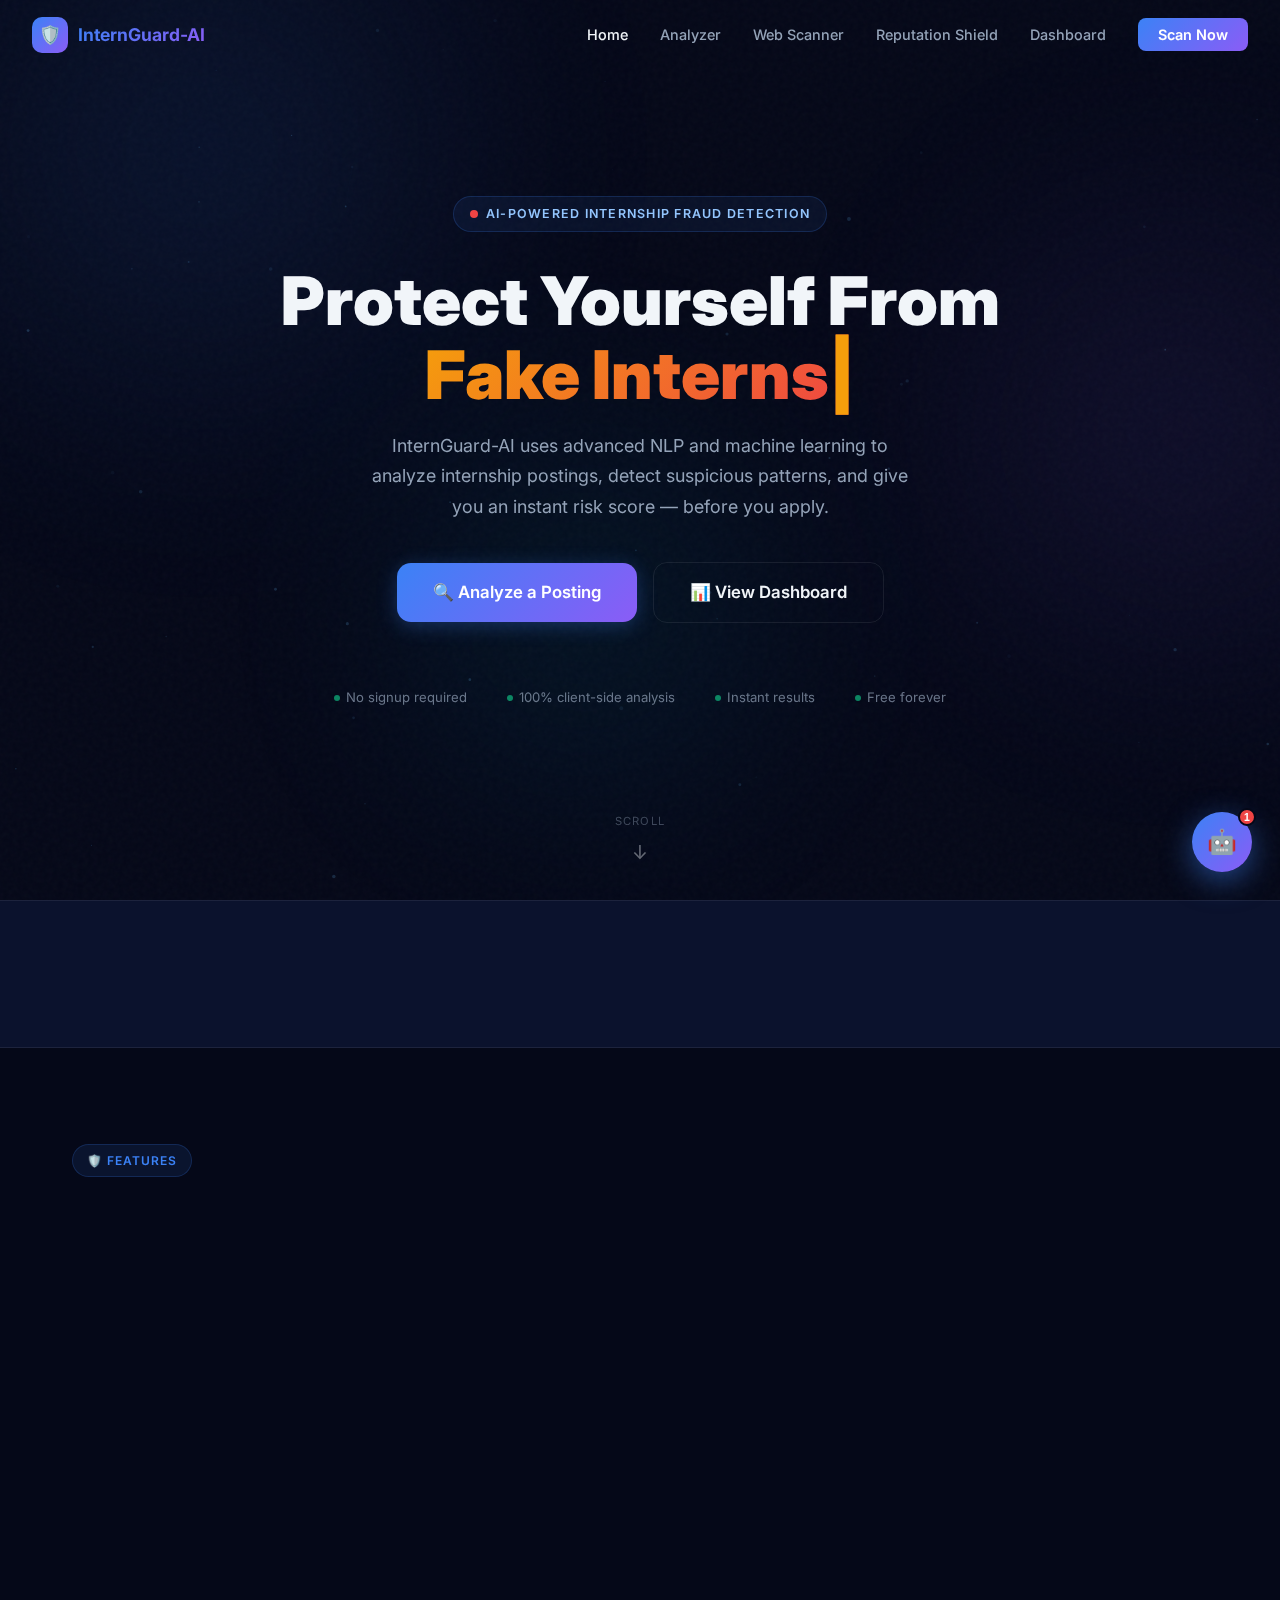
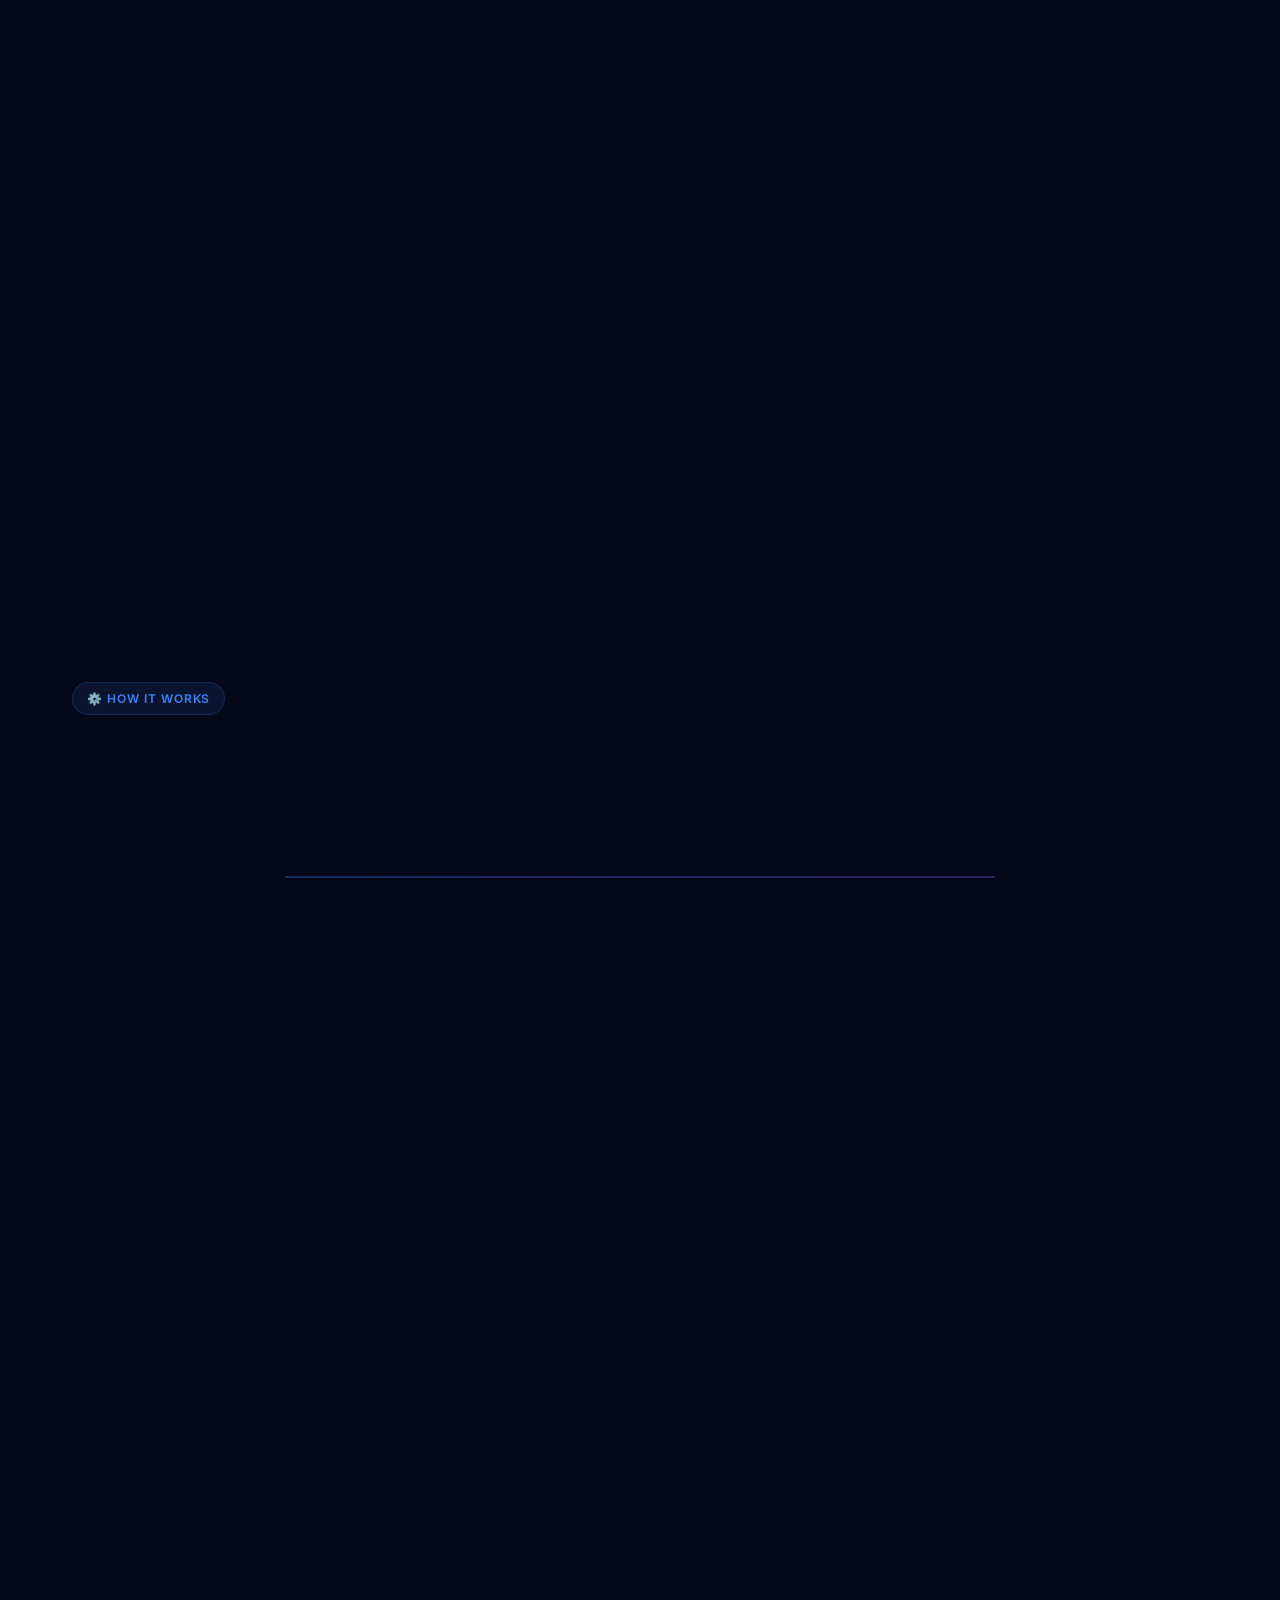
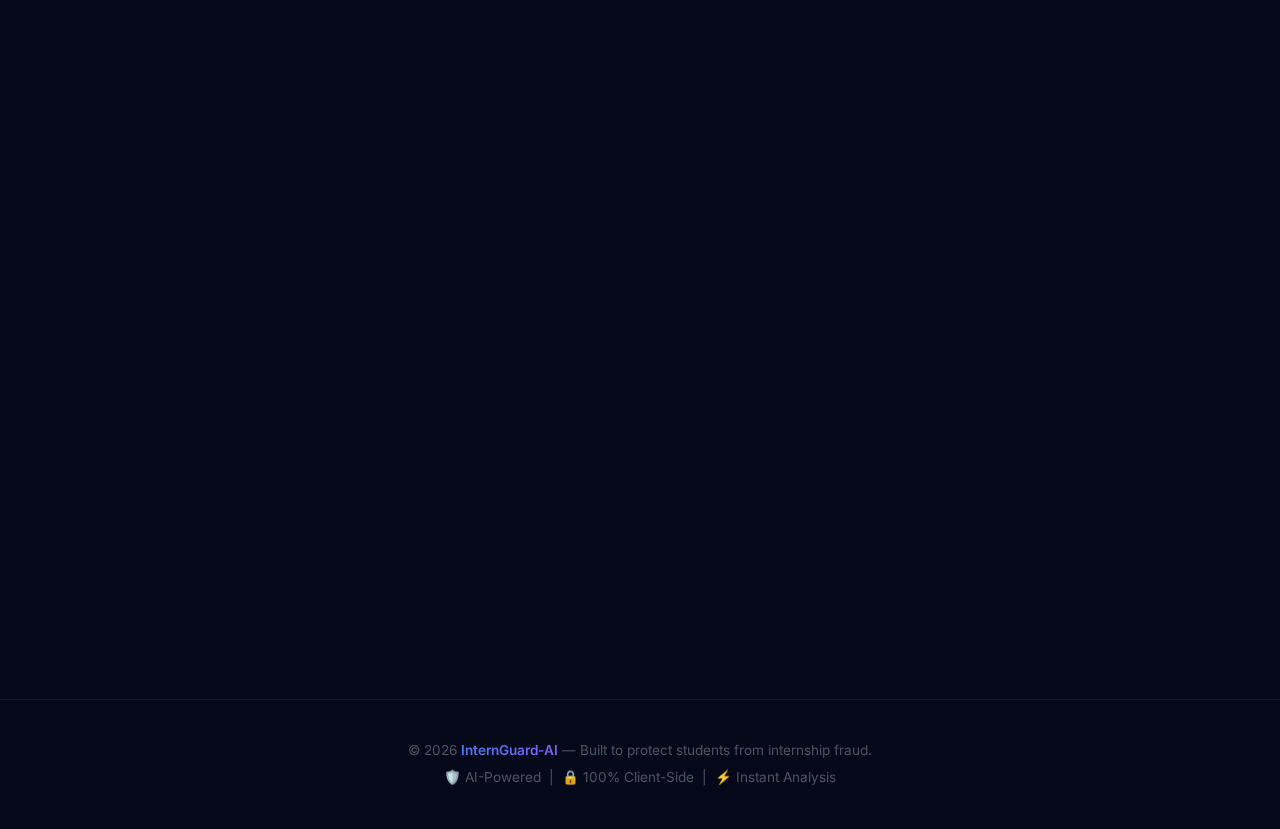
<file: INTERNGUARD-AI/index.html>
<!DOCTYPE html>
<html lang="en">

<head>
  <meta charset="UTF-8" />
  <meta name="viewport" content="width=device-width, initial-scale=1.0" />
  <title>InternGuard-AI — Detect Fake Internship Scams Instantly</title>
  <meta name="description"
    content="InternGuard-AI uses AI and NLP to protect students from fake internship scams. Analyze any job posting in seconds and get an instant risk score." />
  <link rel="stylesheet" href="css/style.css" />
  <style>
    /* ── Hero ── */
    .hero {
      min-height: 100vh;
      display: flex;
      align-items: center;
      justify-content: center;
      text-align: center;
      padding: 100px 2rem 6rem;
      position: relative;
    }

    .hero-inner {
      max-width: 820px;
      margin: 0 auto;
    }

    .hero-eyebrow {
      display: inline-flex;
      align-items: center;
      gap: 8px;
      background: rgba(59, 130, 246, 0.08);
      border: 1px solid rgba(59, 130, 246, 0.2);
      color: #93c5fd;
      font-size: 0.78rem;
      font-weight: 600;
      letter-spacing: 0.1em;
      text-transform: uppercase;
      padding: 7px 16px;
      border-radius: 100px;
      margin-bottom: 2rem;
      animation: fadeDown 0.8s ease both;
    }

    .hero-title {
      font-size: clamp(2.4rem, 6vw, 4.2rem);
      font-weight: 900;
      line-height: 1.1;
      margin-bottom: 1.2rem;
      animation: fadeDown 0.8s ease 0.1s both;
    }

    .hero-typewriter {
      min-height: 1.2em;
      background: linear-gradient(135deg, #f59e0b, #ef4444);
      -webkit-background-clip: text;
      -webkit-text-fill-color: transparent;
      background-clip: text;
      position: relative;
    }

    .hero-typewriter::after {
      content: '|';
      -webkit-text-fill-color: #f59e0b;
      animation: blink 0.9s step-end infinite;
    }

    @keyframes blink {
      50% {
        opacity: 0;
      }
    }

    .hero-sub {
      font-size: 1.12rem;
      color: var(--text-secondary);
      max-width: 560px;
      margin: 0 auto 2.5rem;
      line-height: 1.7;
      animation: fadeDown 0.8s ease 0.2s both;
    }

    .hero-actions {
      display: flex;
      align-items: center;
      justify-content: center;
      gap: 1rem;
      animation: fadeDown 0.8s ease 0.3s both;
      flex-wrap: wrap;
    }

    .hero-trust {
      margin-top: 4rem;
      display: flex;
      align-items: center;
      justify-content: center;
      gap: 2.5rem;
      flex-wrap: wrap;
      animation: fadeDown 0.8s ease 0.4s both;
      opacity: 0.7;
    }

    .trust-item {
      display: flex;
      align-items: center;
      gap: 6px;
      font-size: 0.82rem;
      color: var(--text-secondary);
    }

    .trust-dot {
      width: 6px;
      height: 6px;
      background: var(--safe);
      border-radius: 50%;
    }

    /* ── Scroll indicator ── */
    .scroll-indicator {
      position: absolute;
      bottom: 2rem;
      left: 50%;
      transform: translateX(-50%);
      display: flex;
      flex-direction: column;
      align-items: center;
      gap: 6px;
      opacity: 0.4;
      animation: bounce 2s ease infinite;
    }

    .scroll-indicator span {
      font-size: 0.7rem;
      color: var(--text-secondary);
      letter-spacing: 0.1em;
      text-transform: uppercase;
    }

    .scroll-arrow {
      font-size: 1.2rem;
    }

    @keyframes bounce {

      0%,
      100% {
        transform: translateX(-50%) translateY(0)
      }

      50% {
        transform: translateX(-50%) translateY(6px)
      }
    }

    @keyframes fadeDown {
      from {
        opacity: 0;
        transform: translateY(-20px)
      }

      to {
        opacity: 1;
        transform: translateY(0)
      }
    }

    /* ── Stats bar ── */
    .stats-bar {
      background: var(--bg-card);
      border: 1px solid var(--border-glass);
      border-left: none;
      border-right: none;
      padding: 2.5rem 2rem;
    }

    .stats-inner {
      max-width: 1000px;
      margin: 0 auto;
      display: flex;
      align-items: center;
      justify-content: space-around;
      gap: 2rem;
      flex-wrap: wrap;
    }

    .stat-item {
      text-align: center;
    }

    .stat-value {
      font-size: 2.2rem;
      font-weight: 800;
      background: var(--accent-grad);
      -webkit-background-clip: text;
      -webkit-text-fill-color: transparent;
      background-clip: text;
      line-height: 1.2;
    }

    .stat-label {
      font-size: 0.78rem;
      color: var(--text-muted);
      font-weight: 500;
      letter-spacing: 0.04em;
      text-transform: uppercase;
      margin-top: 4px;
    }

    /* ── Features ── */
    .feature-card {
      padding: 2rem;
      border-radius: var(--radius-lg);
      background: var(--bg-card);
      border: 1px solid var(--border-glass);
      transition: var(--transition);
      position: relative;
      overflow: hidden;
    }

    .feature-card::before {
      content: '';
      position: absolute;
      inset: 0;
      background: var(--accent-grad);
      opacity: 0;
      transition: var(--transition);
      border-radius: var(--radius-lg);
    }

    .feature-card:hover::before {
      opacity: 0.04;
    }

    .feature-card:hover {
      transform: translateY(-4px);
      border-color: rgba(59, 130, 246, 0.25);
    }

    .feature-icon {
      width: 52px;
      height: 52px;
      background: var(--accent-grad);
      border-radius: 14px;
      display: flex;
      align-items: center;
      justify-content: center;
      font-size: 1.4rem;
      margin-bottom: 1.2rem;
      position: relative;
    }

    .feature-title {
      font-size: 1.05rem;
      font-weight: 700;
      margin-bottom: 0.5rem;
    }

    .feature-desc {
      font-size: 0.88rem;
      color: var(--text-secondary);
      line-height: 1.6;
    }

    /* ── How it works ── */
    .steps-wrap {
      display: grid;
      grid-template-columns: repeat(3, 1fr);
      gap: 1.5rem;
      position: relative;
    }

    .steps-wrap::before {
      content: '';
      position: absolute;
      top: 38px;
      left: calc(16.66% + 24px);
      right: calc(16.66% + 24px);
      height: 2px;
      background: linear-gradient(90deg, var(--accent-blue), var(--accent-violet));
      opacity: 0.3;
    }

    .step-card {
      text-align: center;
      padding: 2rem 1.5rem;
      background: var(--bg-card);
      border: 1px solid var(--border-glass);
      border-radius: var(--radius-lg);
    }

    .step-num {
      width: 48px;
      height: 48px;
      background: var(--accent-grad);
      border-radius: 50%;
      display: flex;
      align-items: center;
      justify-content: center;
      font-size: 1.1rem;
      font-weight: 800;
      margin: 0 auto 1.2rem;
    }

    .step-title {
      font-size: 1rem;
      font-weight: 700;
      margin-bottom: 0.5rem;
    }

    .step-desc {
      font-size: 0.85rem;
      color: var(--text-secondary);
      line-height: 1.6;
    }

    /* ── CTA Banner ── */
    .cta-banner {
      background: linear-gradient(135deg, rgba(59, 130, 246, 0.15), rgba(139, 92, 246, 0.15));
      border: 1px solid rgba(59, 130, 246, 0.2);
      border-radius: var(--radius-xl);
      padding: 4rem 3rem;
      text-align: center;
    }

    .cta-banner h2 {
      font-size: 2rem;
      font-weight: 800;
      margin-bottom: 1rem;
    }

    .cta-banner p {
      color: var(--text-secondary);
      margin-bottom: 2rem;
      font-size: 1rem;
    }

    /* ── Alert ticker ── */
    .alert-ticker {
      background: rgba(239, 68, 68, 0.08);
      border: 1px solid rgba(239, 68, 68, 0.2);
      border-radius: 100px;
      padding: 8px 20px;
      display: inline-flex;
      align-items: center;
      gap: 10px;
      font-size: 0.82rem;
      color: #fca5a5;
      margin-bottom: 3rem;
      max-width: 100%;
    }

    .alert-pulse {
      width: 8px;
      height: 8px;
      background: var(--scam);
      border-radius: 50%;
      animation: pulse 1.5s ease infinite;
    }

    @keyframes pulse {

      0%,
      100% {
        opacity: 1;
        transform: scale(1)
      }

      50% {
        opacity: 0.4;
        transform: scale(0.8)
      }
    }

    @media (max-width:640px) {
      .steps-wrap {
        grid-template-columns: 1fr;
      }

      .steps-wrap::before {
        display: none;
      }

      .hero-actions {
        flex-direction: column;
      }
    }
  </style>
</head>

<body>
  <!-- Background -->
  <div class="bg-canvas">
    <div class="bg-orb bg-orb-1"></div>
    <div class="bg-orb bg-orb-2"></div>
    <div class="bg-orb bg-orb-3"></div>
    <canvas id="particleCanvas" style="position:absolute;inset:0;opacity:0.4;"></canvas>
  </div>

  <!-- Navbar -->
  <nav class="navbar" id="navbar">
    <a href="index.html" class="nav-logo">
      <div class="nav-logo-icon">🛡️</div>
      <span class="nav-logo-text">InternGuard-AI</span>
    </a>
    <ul class="nav-links">
      <li><a href="index.html" class="active">Home</a></li>
      <li><a href="analyzer.html">Analyzer</a></li>
      <li><a href="webscan.html">Web Scanner</a></li>
      <li><a href="reputation.html">Reputation Shield</a></li>
      <li><a href="dashboard.html">Dashboard</a></li>
      <li><a href="analyzer.html" class="nav-cta">Scan Now</a></li>
    </ul>
  </nav>

  <div class="page-wrapper">
    <!-- ── Hero ── -->
    <section class="hero">
      <div class="hero-inner">
        <div class="hero-eyebrow">
          <span class="alert-pulse"></span>
          AI-Powered Internship Fraud Detection
        </div>

        <h1 class="hero-title">
          Protect Yourself From<br>
          <span class="hero-typewriter" id="typewriter"></span>
        </h1>

        <p class="hero-sub">
          InternGuard-AI uses advanced NLP and machine learning to analyze internship postings,
          detect suspicious patterns, and give you an instant risk score — before you apply.
        </p>

        <div class="hero-actions">
          <a href="analyzer.html" class="btn btn-primary btn-lg" id="mainCta">
            🔍 Analyze a Posting
          </a>
          <a href="dashboard.html" class="btn btn-outline btn-lg">
            📊 View Dashboard
          </a>
        </div>

        <div class="hero-trust">
          <div class="trust-item"><span class="trust-dot"></span> No signup required</div>
          <div class="trust-item"><span class="trust-dot"></span> 100% client-side analysis</div>
          <div class="trust-item"><span class="trust-dot"></span> Instant results</div>
          <div class="trust-item"><span class="trust-dot"></span> Free forever</div>
        </div>
      </div>

      <div class="scroll-indicator">
        <span>Scroll</span>
        <div class="scroll-arrow">↓</div>
      </div>
    </section>

    <!-- ── Stats bar ── -->
    <div class="stats-bar">
      <div class="stats-inner">
        <div class="stat-item fade-up">
          <div class="stat-value"><span class="counter" data-target="73" data-suffix="%">0%</span></div>
          <div class="stat-label">Scam Detection Rate</div>
        </div>
        <div class="stat-item fade-up fade-up-delay-1">
          <div class="stat-value"><span class="counter" data-target="2400000" data-suffix="+">0</span></div>
          <div class="stat-label">Students at Risk Annually</div>
        </div>
        <div class="stat-item fade-up fade-up-delay-2">
          <div class="stat-value"><span class="counter" data-target="5" data-suffix=" Modules">0</span></div>
          <div class="stat-label">Detection Layers</div>
        </div>
        <div class="stat-item fade-up fade-up-delay-3">
          <div class="stat-value"><span class="counter" data-target="2" data-prefix="<" data-suffix="sec">0</span></div>
          <div class="stat-label">Analysis Time</div>
        </div>
      </div>
    </div>

    <!-- ── Features ── -->
    <section class="section">
      <div class="section-tag">🛡️ Features</div>
      <h2 class="section-title fade-up">
        Five-Layer <span>Fraud Detection</span><br>Intelligence
      </h2>
      <p class="section-sub fade-up">
        Every posting is analyzed through multiple independent modules to ensure accuracy and catch even the most
        sophisticated scams.
      </p>

      <div class="grid-4" style="margin-top:3rem;">
        <div class="feature-card fade-up fade-up-delay-1">
          <div class="feature-icon">🔤</div>
          <div class="feature-title">Keyword Risk Scoring</div>
          <div class="feature-desc">A curated dictionary of 35+ weighted scam phrases — from "registration fee" to
            "guaranteed placement" — each assigned a severity score.</div>
        </div>

        <div class="feature-card fade-up fade-up-delay-2">
          <div class="feature-icon">🔗</div>
          <div class="feature-title">URL & Domain Analysis</div>
          <div class="feature-desc">Detects suspicious TLDs, URL shorteners, IP-based addresses, excessive hyphens, and
            missing HTTPS — common hallmarks of scam sites.</div>
        </div>

        <div class="feature-card fade-up fade-up-delay-3">
          <div class="feature-icon">📧</div>
          <div class="feature-title">Recruiter Email Check</div>
          <div class="feature-desc">Flags recruiters using free email providers for corporate contact and detects
            mismatches between email domain and company name.</div>
        </div>

        <div class="feature-card fade-up fade-up-delay-4">
          <div class="feature-icon">🧠</div>
          <div class="feature-title">Text Pattern Analysis</div>
          <div class="feature-desc">Scores excessive CAPS, exclamation marks, personal data requests (Aadhaar, bank
            details), and unrealistically high salary claims.</div>
        </div>

        <div class="feature-card fade-up fade-up-delay-1" style="grid-column: span 2;">
          <div class="feature-icon" style="background: linear-gradient(135deg,#06b6d4,#3b82f6);">⚡</div>
          <div class="feature-title">Composite AI Scoring</div>
          <div class="feature-desc">All modules are weighted and combined into a single 0–100 risk score. Results are
            classified as ✅ Safe, ⚠️ Suspicious, or 🚨 Scam — with a detailed breakdown of every flag raised.</div>
        </div>

        <div class="feature-card fade-up fade-up-delay-2" style="grid-column: span 2;">
          <div class="feature-icon" style="background: linear-gradient(135deg,#8b5cf6,#ec4899);">📊</div>
          <div class="feature-title">Awareness Dashboard</div>
          <div class="feature-desc">Visualize scam trends, categories, and statistics to stay informed about the
            evolving landscape of internship fraud targeting students.</div>
        </div>

        <div class="feature-card fade-up fade-up-delay-3"
          style="grid-column: span 4; border-color: rgba(239,68,68,0.3); background: linear-gradient(135deg, rgba(239,68,68,0.06), rgba(139,92,246,0.06));">
          <div style="display: flex; align-items: center; gap: 1.4rem; flex-wrap: wrap;">
            <div class="feature-icon"
              style="background: linear-gradient(135deg,#ef4444,#8b5cf6); width: 64px; height: 64px; font-size: 1.8rem; flex-shrink: 0;">
              🛡️</div>
            <div style="flex: 1; min-width: 200px;">
              <div style="display: flex; align-items: center; gap: 10px; margin-bottom: 0.4rem; flex-wrap: wrap;">
                <div class="feature-title" style="margin-bottom: 0;">Reputation Shield™</div>
                <span
                  style="font-size: 0.7rem; font-weight: 700; padding: 3px 10px; border-radius: 100px; background: rgba(239,68,68,0.12); border: 1px solid rgba(239,68,68,0.3); color: #fca5a5; text-transform: uppercase; letter-spacing: 0.06em;">New</span>
              </div>
              <div class="feature-desc" style="max-width: 640px;">Community-powered scam reputation engine. Search any
                company name, email, UPI ID or phone number — get an instant community reputation score from 🟢 Safe to
                🔴 Scam Alert, backed by verified reports, fuzzy name matching, and surge detection.</div>
            </div>
            <a href="reputation.html" class="btn btn-outline"
              style="flex-shrink: 0; border-color: rgba(239,68,68,0.3); color: #fca5a5; white-space: nowrap;">🔍 Check
              Reputation →</a>
          </div>
        </div>
      </div>
    </section>

    <!-- ── How It Works ── -->
    <section class="section" style="padding-top:0;">
      <div class="section-tag">⚙️ How It Works</div>
      <h2 class="section-title fade-up">Scan Any Posting in <span>3 Steps</span></h2>

      <div class="steps-wrap" style="margin-top:3rem;">
        <div class="step-card fade-up fade-up-delay-1">
          <div class="step-num">1</div>
          <div class="step-title">Paste the Listing</div>
          <div class="step-desc">Copy the internship posting, email, or any suspicious message and paste it into our
            analyzer along with the recruiter's email and company URL.</div>
        </div>

        <div class="step-card fade-up fade-up-delay-2">
          <div class="step-num">2</div>
          <div class="step-title">AI Analyzes</div>
          <div class="step-desc">Our five-layer detection engine runs NLP keyword scoring, URL analysis, domain checks,
            email verification, and text pattern analysis in under 2 seconds.</div>
        </div>

        <div class="step-card fade-up fade-up-delay-3">
          <div class="step-num">3</div>
          <div class="step-title">Get Your Report</div>
          <div class="step-desc">Receive a detailed risk report with an 0–100 score, classification verdict, all flagged
            keywords highlighted, and actionable safety advice.</div>
        </div>
      </div>
    </section>

    <!-- ── Problem Statement ── -->
    <section class="section" style="padding-top:0;">
      <div class="grid-2" style="align-items:center;gap:4rem;">
        <div class="fade-up">
          <div class="section-tag">⚠️ The Problem</div>
          <h2 class="section-title">Online Internship Scams Are <span>Rising Fast</span></h2>
          <p style="color:var(--text-secondary);line-height:1.8;margin-bottom:1.5rem;">
            Millions of students search for internships every year, making them prime targets for fraudulent recruiters
            and scam job portals. These scams exploit urgency, trust in big brand names, and the desperation of job
            seekers.
          </p>
          <ul style="color:var(--text-secondary);list-style:none;display:flex;flex-direction:column;gap:0.8rem;">
            <li style="display:flex;gap:10px;"><span style="color:var(--scam)">🔴</span> Fake offers requesting
              registration fees</li>
            <li style="display:flex;gap:10px;"><span style="color:var(--scam)">🔴</span> Impersonating top companies
              (Google, Infosys, TCS)</li>
            <li style="display:flex;gap:10px;"><span style="color:var(--scam)">🔴</span> Collecting Aadhaar, bank
              account, and PAN details</li>
            <li style="display:flex;gap:10px;"><span style="color:var(--suspicious)">🟡</span> Unrealistic salary
              promises for entry-level roles</li>
            <li style="display:flex;gap:10px;"><span style="color:var(--suspicious)">🟡</span> Contact via WhatsApp /
              Telegram only</li>
          </ul>
        </div>

        <div class="fade-up fade-up-delay-2">
          <div class="glass-card" style="padding:2rem;">
            <div
              style="font-size:0.7rem;color:var(--text-muted);text-transform:uppercase;letter-spacing:0.1em;margin-bottom:1.5rem;">
              SAMPLE SCAM ANATOMY</div>

            <div
              style="background:rgba(239,68,68,0.06);border:1px solid rgba(239,68,68,0.15);border-radius:12px;padding:1.2rem;font-size:0.85rem;line-height:1.8;color:var(--text-secondary);">
              <strong style="color:#fca5a5">URGENT!</strong> 🚨 <strong style="color:#fca5a5">GUARANTEED</strong>
              internship —
              <strong style="color:#fca5a5">100% placement</strong> assured! No experience required.
              Earn <strong style="color:#fca5a5">₹50,000/month</strong> from home immediately!
              Limited seats — Apply NOW!
              <br><br>
              <em>Note: A <strong style="color:#fca5a5">registration fee</strong> of ₹4,999 is required.
                Send your <strong style="color:#fca5a5">Aadhaar card & bank account</strong> to
                hr@gmail.com</em>
            </div>

            <div style="margin-top:1.2rem;display:flex;flex-wrap:wrap;gap:6px;">
              <span class="kw-chip high">🔴 Registration Fee</span>
              <span class="kw-chip high">🔴 Guaranteed Placement</span>
              <span class="kw-chip high">🔴 Personal Data Request</span>
              <span class="kw-chip medium">🟡 Urgency Tactics</span>
              <span class="kw-chip medium">🟡 Artificial Scarcity</span>
            </div>

            <div
              style="margin-top:1.5rem;padding:1rem;background:rgba(239,68,68,0.1);border-radius:10px;display:flex;align-items:center;gap:12px;">
              <span style="font-size:1.8rem;">🚨</span>
              <div>
                <div style="font-weight:700;color:var(--scam)">SCAM — Risk Score: 94/100</div>
                <div style="font-size:0.8rem;color:var(--text-secondary)">Multiple critical red flags detected</div>
              </div>
            </div>
          </div>
        </div>
      </div>
    </section>

    <!-- ── CTA ── -->
    <section class="section" style="padding-top:0;">
      <div class="cta-banner fade-up">
        <div class="alert-ticker">
          <div class="alert-pulse"></div>
          Students lose ₹50,000+ crore annually to job and internship scams in India
        </div>
        <h2>Start Protecting Yourself <span class="text-gradient">Today</span></h2>
        <p>Analyze any internship posting for free — no account, no download, instant results.</p>
        <a href="analyzer.html" class="btn btn-primary btn-lg">🔍 Launch the Analyzer</a>
      </div>
    </section>

    <!-- ── Footer ── -->
    <footer>
      <p>© 2026 <span>InternGuard-AI</span> — Built to protect students from internship fraud.</p>
      <p style="margin-top:6px;">🛡️ AI-Powered &nbsp;|&nbsp; 🔒 100% Client-Side &nbsp;|&nbsp; ⚡ Instant Analysis</p>
    </footer>
  </div>

  <script src="js/main.js"></script>
  <script src="js/chatbot.js"></script>
</body>

</html>
</file>
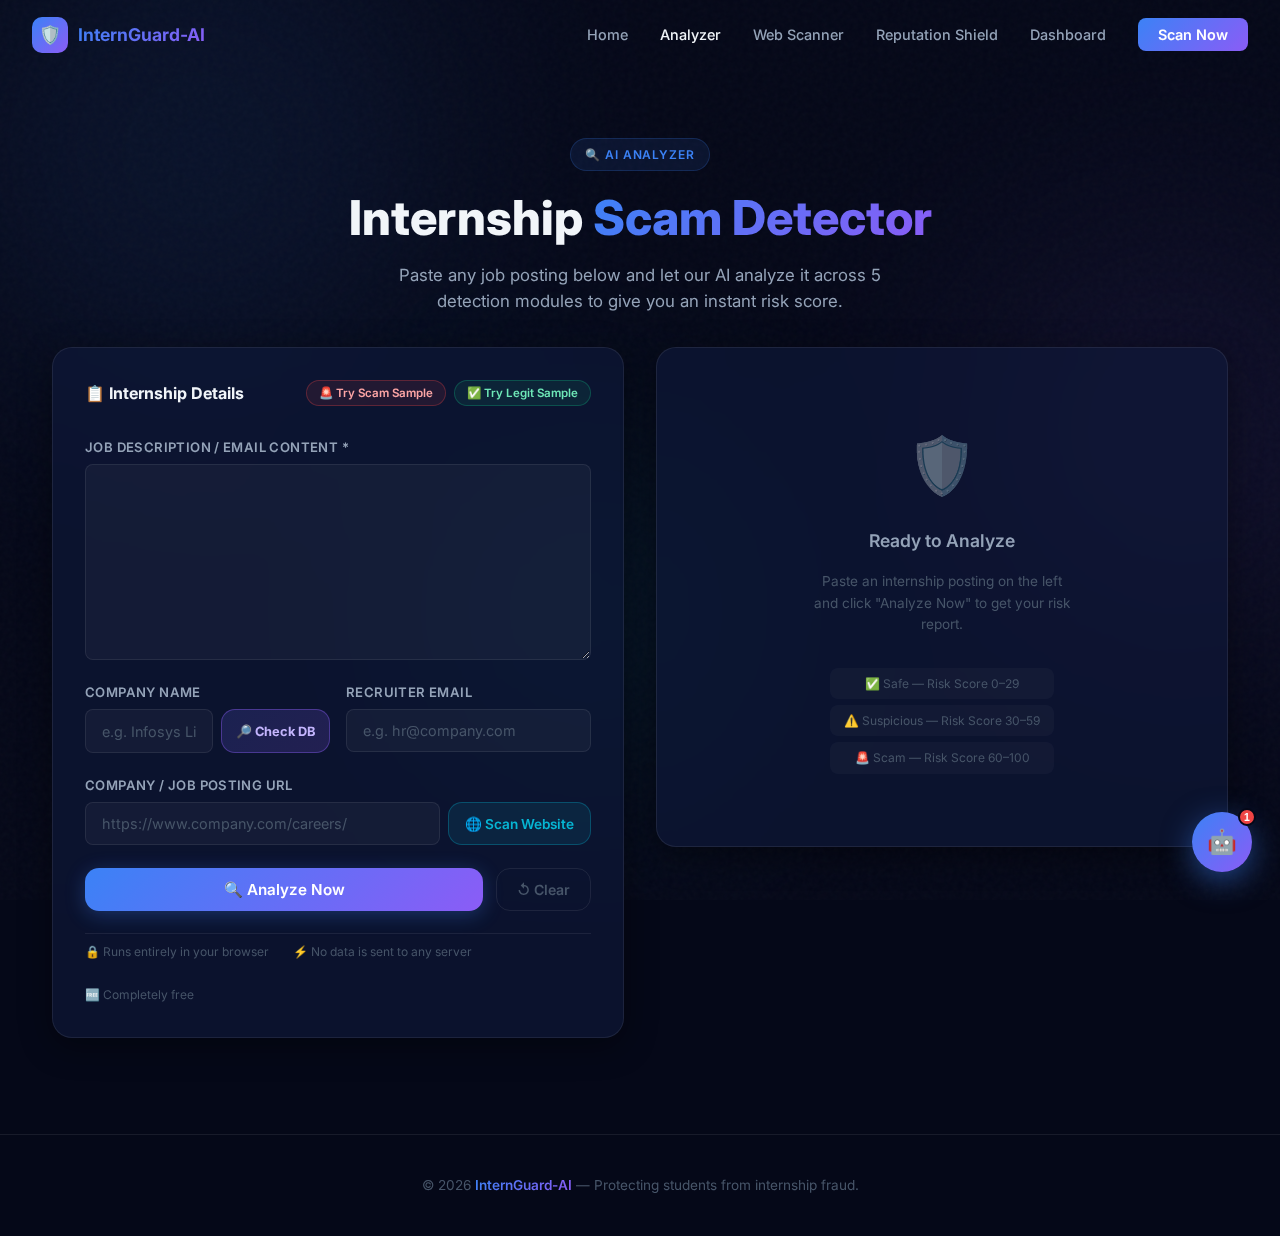
<file: INTERNGUARD-AI/analyzer.html>
<!DOCTYPE html>
<html lang="en">

<head>
    <meta charset="UTF-8" />
    <meta name="viewport" content="width=device-width, initial-scale=1.0" />
    <title>Internship Analyzer — InternGuard-AI</title>
    <meta name="description"
        content="Analyze any internship posting for scam risks. Get an instant AI-powered risk score and detailed breakdown." />
    <link rel="stylesheet" href="css/style.css" />
    <style>
        .analyzer-page {
            padding-top: 90px;
            min-height: 100vh;
        }

        .analyzer-header {
            text-align: center;
            padding: 3rem 2rem 2rem;
            max-width: 700px;
            margin: 0 auto;
        }

        .analyzer-layout {
            max-width: 1240px;
            margin: 0 auto;
            padding: 0 2rem 6rem;
            display: grid;
            grid-template-columns: 1fr 1fr;
            gap: 2rem;
            align-items: start;
        }

        /* ── Input Panel ── */
        .input-panel {
            padding: 2rem;
            display: flex;
            flex-direction: column;
            gap: 1.4rem;
        }

        .input-panel-header {
            display: flex;
            align-items: center;
            justify-content: space-between;
            margin-bottom: 0.5rem;
        }

        .input-panel-title {
            font-size: 1rem;
            font-weight: 700;
            display: flex;
            align-items: center;
            gap: 8px;
        }

        .sample-btns {
            display: flex;
            gap: 8px;
        }

        .sample-btn {
            font-size: 0.72rem;
            font-weight: 600;
            padding: 5px 12px;
            border-radius: 100px;
            cursor: pointer;
            border: 1px solid;
            font-family: 'Inter', sans-serif;
            transition: var(--transition);
        }

        .sample-btn-scam {
            background: rgba(239, 68, 68, 0.1);
            color: #fca5a5;
            border-color: rgba(239, 68, 68, 0.3);
        }

        .sample-btn-scam:hover {
            background: rgba(239, 68, 68, 0.2);
        }

        .sample-btn-legit {
            background: rgba(16, 185, 129, 0.1);
            color: #6ee7b7;
            border-color: rgba(16, 185, 129, 0.3);
        }

        .sample-btn-legit:hover {
            background: rgba(16, 185, 129, 0.2);
        }

        .form-row {
            display: grid;
            grid-template-columns: 1fr 1fr;
            gap: 1rem;
        }

        .analyze-actions {
            display: flex;
            gap: 0.8rem;
        }

        .btn-danger-outline {
            background: transparent;
            color: var(--text-muted);
            border: 1px solid var(--border-glass);
            padding: 12px 20px;
            border-radius: var(--radius-md);
            font-family: 'Inter', sans-serif;
            font-size: 0.88rem;
            font-weight: 600;
            cursor: pointer;
            transition: var(--transition);
        }

        .btn-danger-outline:hover {
            border-color: rgba(255, 255, 255, 0.15);
            color: var(--text-primary);
        }

        /* ── Result Panel ── */
        .result-panel {
            position: sticky;
            top: 90px;
        }

        #resultPanel {
            display: none;
        }

        /* Empty State */
        #emptyState {
            display: flex;
            flex-direction: column;
            align-items: center;
            justify-content: center;
            min-height: 500px;
            text-align: center;
            color: var(--text-muted);
            gap: 1rem;
            padding: 2rem;
        }

        .empty-icon {
            font-size: 3.5rem;
            opacity: 0.4;
            animation: floatIcon 3s ease-in-out infinite;
        }

        @keyframes floatIcon {

            0%,
            100% {
                transform: translateY(0);
            }

            50% {
                transform: translateY(-8px);
            }
        }

        .empty-title {
            font-size: 1.1rem;
            font-weight: 600;
            color: var(--text-secondary);
        }

        .empty-sub {
            font-size: 0.85rem;
            max-width: 260px;
        }

        /* ── Result Card ── */
        .result-card {
            padding: 2rem;
            display: flex;
            flex-direction: column;
            gap: 1.5rem;
            animation: slideIn 0.5s ease;
        }

        @keyframes slideIn {
            from {
                opacity: 0;
                transform: translateY(10px)
            }

            to {
                opacity: 1;
                transform: translateY(0)
            }
        }

        .verdict-hero {
            display: flex;
            align-items: center;
            gap: 1.5rem;
            padding: 1.5rem;
            border-radius: var(--radius-md);
            background: var(--bg-glass);
            border: 1px solid var(--border-glass);
        }

        .verdict-icon-wrap {
            font-size: 2.8rem;
        }

        .verdict-info {
            flex: 1;
        }

        .verdict-label {
            font-size: 1.6rem;
            font-weight: 900;
            letter-spacing: 0.05em;
            line-height: 1.2;
        }

        .verdict-desc {
            font-size: 0.82rem;
            color: var(--text-secondary);
            margin-top: 4px;
            line-height: 1.5;
        }

        /* ── Gauge / Speedometer Section ── */
        .gauge-section {
            display: flex;
            flex-direction: column;
            align-items: center;
            gap: 0.4rem;
        }

        .gauge-title {
            font-size: 0.7rem;
            color: var(--text-muted);
            text-transform: uppercase;
            letter-spacing: 0.1em;
        }

        /* Needle animation */
        #speedNeedle {
            transform-origin: 140px 140px;
            transform: rotate(-90deg);
            transition: transform 1.3s cubic-bezier(0.34, 1.56, 0.64, 1);
        }

        /* ── Breakdown ── */
        .breakdown-title {
            font-size: 0.75rem;
            font-weight: 700;
            color: var(--text-secondary);
            text-transform: uppercase;
            letter-spacing: 0.07em;
            margin-bottom: 0.8rem;
        }

        .breakdown-row {
            display: flex;
            align-items: center;
            gap: 10px;
            margin-bottom: 10px;
        }

        .breakdown-label {
            width: 90px;
            font-size: 0.78rem;
            color: var(--text-secondary);
            flex-shrink: 0;
        }

        .breakdown-bar-wrap {
            flex: 1;
            background: rgba(255, 255, 255, 0.05);
            border-radius: 100px;
            height: 6px;
            overflow: hidden;
        }

        .breakdown-bar {
            height: 100%;
            border-radius: 100px;
            width: 0%;
            transition: width 1s cubic-bezier(0.4, 0, 0.2, 1), background 0.5s;
        }

        .breakdown-score {
            width: 28px;
            font-size: 0.75rem;
            font-weight: 700;
            text-align: right;
            color: var(--text-secondary);
        }

        /* ── Keywords ── */
        .kw-section-title {
            font-size: 0.75rem;
            font-weight: 700;
            color: var(--text-secondary);
            text-transform: uppercase;
            letter-spacing: 0.07em;
            margin-bottom: 0.8rem;
        }

        #keywordChips {
            display: flex;
            flex-wrap: wrap;
            gap: 7px;
        }

        /* ── Flags List ── */
        #flagsList {
            list-style: none;
            display: flex;
            flex-direction: column;
            gap: 6px;
        }

        .flag-item {
            display: flex;
            align-items: center;
            gap: 8px;
            font-size: 0.82rem;
            padding: 7px 12px;
            border-radius: 8px;
            border-left: 3px solid;
        }

        .flag-high {
            background: rgba(239, 68, 68, 0.07);
            border-color: var(--scam);
            color: #fca5a5;
        }

        .flag-medium {
            background: rgba(245, 158, 11, 0.07);
            border-color: var(--suspicious);
            color: #fcd34d;
        }

        .flag-low {
            background: rgba(59, 130, 246, 0.07);
            border-color: var(--accent-blue);
            color: #93c5fd;
        }

        .flag-source {
            font-size: 0.65rem;
            font-weight: 700;
            letter-spacing: 0.07em;
            text-transform: uppercase;
            opacity: 0.7;
            background: rgba(255, 255, 255, 0.08);
            padding: 2px 7px;
            border-radius: 4px;
            white-space: nowrap;
        }

        .flag-text {
            flex: 1;
        }

        /* ── Domain Check ── */
        .domain-check-grid {
            display: grid;
            grid-template-columns: 1fr 1fr;
            gap: 0.8rem;
        }

        .domain-check-item {
            padding: 0.8rem 1rem;
            background: var(--bg-glass);
            border: 1px solid var(--border-glass);
            border-radius: var(--radius-sm);
        }

        .domain-check-label {
            font-size: 0.65rem;
            text-transform: uppercase;
            letter-spacing: 0.08em;
            color: var(--text-muted);
            margin-bottom: 4px;
        }

        .domain-check-value {
            font-size: 0.82rem;
            font-weight: 600;
        }

        /* ── Tips ── */
        .tip-box {
            background: rgba(16, 185, 129, 0.06);
            border: 1px solid rgba(16, 185, 129, 0.15);
            border-radius: var(--radius-sm);
            padding: 1rem 1.2rem;
            font-size: 0.82rem;
            color: #6ee7b7;
            line-height: 1.6;
        }

        @media (max-width: 900px) {
            .analyzer-layout {
                grid-template-columns: 1fr;
            }

            .result-panel {
                position: static;
            }

            .form-row {
                grid-template-columns: 1fr;
            }
        }

        @media (max-width: 480px) {
            .input-panel-header {
                flex-direction: column;
                align-items: flex-start;
                gap: 0.8rem;
            }

            .sample-btns {
                flex-wrap: wrap;
            }
        }

        /* ── Website Scan Panel ── */
        #websiteScanPanel {
            display: none;
            margin-top: 1.5rem;
            background: var(--bg-card);
            border: 1px solid rgba(59, 130, 246, 0.2);
            border-radius: var(--radius-lg);
            overflow: hidden;
            animation: slideIn 0.4s ease;
        }

        .ws-header {
            padding: 14px 20px;
            background: linear-gradient(135deg, rgba(59, 130, 246, 0.12), rgba(139, 92, 246, 0.12));
            border-bottom: 1px solid rgba(255, 255, 255, 0.06);
            font-size: 0.88rem;
            font-weight: 700;
            letter-spacing: 0.03em;
            color: var(--text-primary);
        }

        .ws-loading {
            display: flex;
            align-items: center;
            gap: 12px;
            padding: 20px;
            font-size: 0.85rem;
            color: var(--text-secondary);
        }

        .ws-spinner {
            width: 18px;
            height: 18px;
            border: 2px solid rgba(59, 130, 246, 0.3);
            border-top-color: var(--accent-blue);
            border-radius: 50%;
            animation: spin 0.7s linear infinite;
            flex-shrink: 0;
        }

        .ws-section {
            padding: 14px 20px;
            border-bottom: 1px solid rgba(255, 255, 255, 0.05);
        }

        .ws-section:last-child {
            border-bottom: none;
        }

        .ws-section-title {
            font-size: 0.75rem;
            font-weight: 700;
            color: var(--text-secondary);
            text-transform: uppercase;
            letter-spacing: 0.07em;
            margin-bottom: 10px;
            display: flex;
            align-items: center;
            gap: 8px;
            flex-wrap: wrap;
        }

        .ws-flag {
            font-size: 0.82rem;
            padding: 7px 12px;
            border-radius: 8px;
            margin-bottom: 6px;
            border-left: 3px solid;
            line-height: 1.5;
        }

        .ws-flag-high {
            background: rgba(239, 68, 68, 0.07);
            border-color: var(--scam);
            color: #fca5a5;
        }

        .ws-flag-safe {
            background: rgba(16, 185, 129, 0.07);
            border-color: var(--safe);
            color: #6ee7b7;
        }

        .ws-flag-neutral {
            background: rgba(245, 158, 11, 0.07);
            border-color: var(--suspicious);
            color: #fcd34d;
        }

        .ws-badge {
            font-size: 0.68rem;
            font-weight: 700;
            padding: 2px 9px;
            border-radius: 100px;
            letter-spacing: 0.05em;
        }

        .ws-badge-safe {
            background: rgba(16, 185, 129, 0.15);
            color: var(--safe);
            border: 1px solid rgba(16, 185, 129, 0.3);
        }

        .ws-badge-danger {
            background: rgba(239, 68, 68, 0.15);
            color: var(--scam);
            border: 1px solid rgba(239, 68, 68, 0.3);
        }

        .ws-meta-grid {
            display: grid;
            grid-template-columns: 1fr 1fr;
            gap: 8px;
            margin-bottom: 10px;
        }

        .ws-meta-item {
            background: rgba(255, 255, 255, 0.03);
            border: 1px solid rgba(255, 255, 255, 0.05);
            border-radius: 8px;
            padding: 8px 12px;
        }

        .ws-meta-label {
            font-size: 0.65rem;
            text-transform: uppercase;
            letter-spacing: 0.08em;
            color: var(--text-muted);
            margin-bottom: 3px;
        }

        .ws-meta-val {
            font-size: 0.85rem;
            font-weight: 600;
            color: var(--text-primary);
            word-break: break-all;
        }

        .ws-description {
            font-size: 0.8rem;
            color: var(--text-secondary);
            line-height: 1.6;
            padding: 8px 10px;
            background: rgba(255, 255, 255, 0.02);
            border-radius: 6px;
            margin-bottom: 10px;
        }

        .ws-link {
            display: inline-block;
            margin-top: 10px;
            font-size: 0.78rem;
            color: var(--accent-blue);
            text-decoration: none;
        }

        .ws-link:hover {
            text-decoration: underline;
        }

        /* Scan Website button */
        .scan-web-btn {
            background: rgba(6, 182, 212, 0.1);
            border: 1px solid rgba(6, 182, 212, 0.3);
            color: var(--accent-cyan);
            padding: 10px 16px;
            border-radius: var(--radius-md);
            font-family: 'Inter', sans-serif;
            font-size: 0.85rem;
            font-weight: 600;
            cursor: pointer;
            transition: var(--transition);
            white-space: nowrap;
        }

        .scan-web-btn:hover {
            background: rgba(6, 182, 212, 0.2);
            border-color: rgba(6, 182, 212, 0.5);
            transform: translateY(-1px);
        }

        .scan-web-btn:disabled {
            opacity: 0.5;
            cursor: not-allowed;
            transform: none;
        }

        /* ── Company DB Check Button ── */
        .check-db-btn {
            background: linear-gradient(135deg, rgba(99, 102, 241, 0.18), rgba(139, 92, 246, 0.18));
            border: 1px solid rgba(139, 92, 246, 0.4);
            color: #c4b5fd;
            padding: 0 14px;
            border-radius: var(--radius-md);
            font-family: 'Inter', sans-serif;
            font-size: 0.8rem;
            font-weight: 700;
            cursor: pointer;
            white-space: nowrap;
            height: 44px;
            display: flex;
            align-items: center;
            gap: 6px;
            transition: var(--transition);
            flex-shrink: 0;
        }

        .check-db-btn:hover {
            background: linear-gradient(135deg, rgba(99, 102, 241, 0.32), rgba(139, 92, 246, 0.32));
            border-color: rgba(139, 92, 246, 0.7);
            transform: translateY(-1px);
        }

        .check-db-btn:disabled {
            opacity: 0.5;
            cursor: not-allowed;
            transform: none;
        }

        /* ── Company Check Result Panel ── */
        #companyCheckResult {
            display: none;
            margin-top: 8px;
            padding: 10px 14px;
            border-radius: 10px;
            font-size: 0.8rem;
            line-height: 1.6;
            animation: slideIn 0.3s ease;
        }

        .ccr-verified {
            background: rgba(16, 185, 129, 0.09);
            border: 1px solid rgba(16, 185, 129, 0.3);
            color: #6ee7b7;
        }

        .ccr-legit {
            background: rgba(59, 130, 246, 0.09);
            border: 1px solid rgba(59, 130, 246, 0.3);
            color: #93c5fd;
        }

        .ccr-unverified {
            background: rgba(245, 158, 11, 0.09);
            border: 1px solid rgba(245, 158, 11, 0.3);
            color: #fcd34d;
        }

        .ccr-suspicious {
            background: rgba(239, 68, 68, 0.09);
            border: 1px solid rgba(239, 68, 68, 0.3);
            color: #fdba74;
        }

        .ccr-fake {
            background: rgba(239, 68, 68, 0.14);
            border: 1px solid rgba(239, 68, 68, 0.5);
            color: #fca5a5;
        }

        .ccr-loading {
            background: rgba(99, 102, 241, 0.09);
            border: 1px solid rgba(99, 102, 241, 0.3);
            color: #c4b5fd;
        }

        .ccr-header {
            display: flex;
            align-items: center;
            gap: 8px;
            font-weight: 700;
            margin-bottom: 6px;
            font-size: 0.82rem;
        }

        .ccr-badge {
            font-size: 0.65rem;
            font-weight: 800;
            padding: 2px 10px;
            border-radius: 100px;
            letter-spacing: 0.07em;
            border: 1px solid currentColor;
            opacity: 0.85;
        }

        .ccr-flags {
            display: flex;
            flex-direction: column;
            gap: 4px;
            margin-bottom: 6px;
        }

        .ccr-flag {
            font-size: 0.78rem;
            opacity: 0.9;
        }

        .ccr-links {
            display: flex;
            flex-wrap: wrap;
            gap: 5px;
            margin-top: 6px;
            padding-top: 6px;
            border-top: 1px solid rgba(255, 255, 255, 0.07);
        }

        .ccr-link {
            font-size: 0.7rem;
            font-weight: 600;
            padding: 3px 10px;
            border-radius: 100px;
            background: rgba(255, 255, 255, 0.06);
            border: 1px solid rgba(255, 255, 255, 0.12);
            color: inherit;
            text-decoration: none;
            transition: background 0.2s;
        }

        .ccr-link:hover {
            background: rgba(255, 255, 255, 0.14);
        }

        /* ══════════════════════════════════════
           RADAR / SONAR ANALYSIS ANIMATION
        ══════════════════════════════════════ */
        #analyzerRadarWrap {
            display: none;
            flex-direction: column;
            align-items: center;
            justify-content: center;
            gap: 20px;
            padding: 2.5rem 1rem 2rem;
            min-height: 280px;
        }

        .az-radar-container {
            position: relative;
            width: 200px;
            height: 200px;
            flex-shrink: 0;
        }

        .az-radar-container::before {
            content: '';
            position: absolute;
            inset: -14px;
            border-radius: 50%;
            background: radial-gradient(circle, rgba(59, 130, 246, .07) 0%, transparent 70%);
            animation: azGlowPulse 2.6s ease-in-out infinite;
        }

        @keyframes azGlowPulse {

            0%,
            100% {
                opacity: .55;
                transform: scale(1);
            }

            50% {
                opacity: 1;
                transform: scale(1.07);
            }
        }

        .az-radar-screen {
            position: relative;
            width: 200px;
            height: 200px;
            border-radius: 50%;
            background: radial-gradient(circle at center,
                    rgba(6, 20, 50, .96) 0%,
                    rgba(4, 12, 36, .98) 60%,
                    rgba(2, 8, 24, 1) 100%);
            border: 2px solid rgba(59, 130, 246, .28);
            overflow: hidden;
            box-shadow:
                0 0 0 1px rgba(59, 130, 246, .09),
                0 0 28px rgba(59, 130, 246, .11),
                inset 0 0 38px rgba(0, 0, 0, .55);
        }

        .az-radar-ring {
            position: absolute;
            border-radius: 50%;
            border: 1px solid rgba(59, 130, 246, .11);
            top: 50%;
            left: 50%;
            transform: translate(-50%, -50%);
        }

        .az-radar-ring-1 {
            width: 50px;
            height: 50px;
        }

        .az-radar-ring-2 {
            width: 100px;
            height: 100px;
        }

        .az-radar-ring-3 {
            width: 150px;
            height: 150px;
        }

        .az-radar-ring-4 {
            width: 198px;
            height: 198px;
            border-color: rgba(59, 130, 246, .18);
        }

        .az-radar-cross {
            position: absolute;
            top: 50%;
            left: 50%;
            transform: translate(-50%, -50%);
            width: 198px;
            height: 1px;
            background: rgba(59, 130, 246, .09);
        }

        .az-radar-cross.vertical {
            width: 1px;
            height: 198px;
        }

        .az-radar-sweep {
            position: absolute;
            top: 50%;
            left: 50%;
            width: 99px;
            height: 99px;
            margin: -99px 0 0 0;
            transform-origin: bottom center;
            animation: azSweep 3s linear infinite;
        }

        @keyframes azSweep {
            from {
                transform: rotate(0deg);
            }

            to {
                transform: rotate(360deg);
            }
        }

        .az-radar-beam {
            position: absolute;
            top: 0;
            left: 0;
            width: 99px;
            height: 99px;
            border-radius: 99px 0 0 0;
            background: conic-gradient(from 270deg,
                    rgba(59, 130, 246, 0) 0deg,
                    rgba(59, 130, 246, .05) 20deg,
                    rgba(59, 130, 246, .20) 60deg,
                    rgba(99, 165, 255, .52) 88deg,
                    rgba(59, 130, 246, 0) 90deg);
        }

        .az-radar-sweep::after {
            content: '';
            position: absolute;
            top: 0;
            right: 0;
            width: 2px;
            height: 99px;
            background: linear-gradient(to top, rgba(99, 179, 255, .88), transparent);
            border-radius: 1px;
            transform-origin: bottom right;
        }

        .az-radar-blip {
            position: absolute;
            border-radius: 50%;
            animation: azBlipFade 3s ease-out infinite;
        }

        .az-radar-blip::after {
            content: '';
            position: absolute;
            inset: -3px;
            border-radius: 50%;
            background: inherit;
            opacity: .28;
            animation: azBlipRipple 3s ease-out infinite;
        }

        @keyframes azBlipFade {
            0% {
                opacity: 0;
                transform: scale(.4);
            }

            15% {
                opacity: 1;
                transform: scale(1);
            }

            70% {
                opacity: .55;
            }

            100% {
                opacity: 0;
                transform: scale(1.2);
            }
        }

        @keyframes azBlipRipple {
            0% {
                transform: scale(1);
                opacity: .28;
            }

            100% {
                transform: scale(3);
                opacity: 0;
            }
        }

        .az-radar-blip-1 {
            width: 6px;
            height: 6px;
            top: 30%;
            left: 60%;
            background: #10b981;
            animation-delay: 0s;
        }

        .az-radar-blip-2 {
            width: 5px;
            height: 5px;
            top: 60%;
            left: 33%;
            background: #ef4444;
            animation-delay: .9s;
        }

        .az-radar-blip-3 {
            width: 5px;
            height: 5px;
            top: 44%;
            left: 70%;
            background: #f59e0b;
            animation-delay: 1.6s;
        }

        .az-radar-blip-4 {
            width: 4px;
            height: 4px;
            top: 70%;
            left: 58%;
            background: #3b82f6;
            animation-delay: 2.3s;
        }

        .az-radar-blip-5 {
            width: 4px;
            height: 4px;
            top: 24%;
            left: 42%;
            background: #10b981;
            animation-delay: 2.0s;
        }

        .az-radar-center {
            position: absolute;
            top: 50%;
            left: 50%;
            transform: translate(-50%, -50%);
            width: 7px;
            height: 7px;
            border-radius: 50%;
            background: rgba(59, 130, 246, .8);
            box-shadow: 0 0 7px rgba(59, 130, 246, .7);
        }

        .az-radar-status {
            text-align: center;
        }

        .az-radar-title {
            font-size: .82rem;
            font-weight: 700;
            color: var(--text-primary);
            letter-spacing: .04em;
            margin-bottom: 4px;
        }

        .az-radar-sub {
            font-size: .7rem;
            color: var(--text-muted);
            animation: azTextPulse 1.9s ease-in-out infinite;
        }

        @keyframes azTextPulse {

            0%,
            100% {
                opacity: .45;
            }

            50% {
                opacity: 1;
            }
        }
    </style>
</head>

<body>
    <div class="bg-canvas">
        <div class="bg-orb bg-orb-1"></div>
        <div class="bg-orb bg-orb-2"></div>
        <div class="bg-orb bg-orb-3"></div>
    </div>

    <!-- Navbar -->
    <nav class="navbar" id="navbar">
        <a href="index.html" class="nav-logo">
            <div class="nav-logo-icon">🛡️</div>
            <span class="nav-logo-text">InternGuard-AI</span>
        </a>
        <ul class="nav-links">
            <li><a href="index.html">Home</a></li>
            <li><a href="analyzer.html" class="active">Analyzer</a></li>
            <li><a href="webscan.html">Web Scanner</a></li>
            <li><a href="reputation.html">Reputation Shield</a></li>
            <li><a href="dashboard.html">Dashboard</a></li>
            <li><a href="analyzer.html" class="nav-cta">Scan Now</a></li>
        </ul>
    </nav>

    <div class="page-wrapper analyzer-page">
        <!-- Header -->
        <div class="analyzer-header">
            <div class="section-tag">🔍 AI Analyzer</div>
            <h1 class="section-title">Internship <span>Scam Detector</span></h1>
            <p class="section-sub" style="margin: 0 auto;">Paste any job posting below and let our AI analyze it across
                5 detection modules to give you an instant risk score.</p>
        </div>

        <!-- Main layout -->
        <div class="analyzer-layout">
            <!-- Left: Input Panel -->
            <div class="glass-card input-panel">
                <div class="input-panel-header">
                    <div class="input-panel-title">📋 Internship Details</div>
                    <div class="sample-btns">
                        <button class="sample-btn sample-btn-scam" id="sampleScamBtn">🚨 Try Scam Sample</button>
                        <button class="sample-btn sample-btn-legit" id="sampleLegitBtn">✅ Try Legit Sample</button>
                    </div>
                </div>

                <div class="form-group">
                    <label class="form-label" for="jobText">Job Description / Email Content *</label>
                    <textarea class="form-textarea" id="jobText" rows="10"
                        placeholder="Paste the full internship description, email content, or any suspicious message here...">
          </textarea>
                </div>

                <div class="form-row">
                    <div class="form-group">
                        <label class="form-label" for="companyName">Company Name</label>
                        <div style="display:flex;gap:8px;">
                            <input class="form-input" type="text" id="companyName" placeholder="e.g. Infosys Limited"
                                style="flex:1;" autocomplete="organization" />
                            <button class="check-db-btn" id="checkCompanyBtn" type="button"
                                title="Check company registration status across databases">
                                🔎 Check DB
                            </button>
                        </div>
                        <div id="companyCheckResult"></div>
                    </div>
                    <div class="form-group">
                        <label class="form-label" for="recruiterEmail">Recruiter Email</label>
                        <input class="form-input" type="email" id="recruiterEmail" placeholder="e.g. hr@company.com" />
                    </div>
                </div>

                <div class="form-group">
                    <label class="form-label" for="companyUrl">Company / Job Posting URL</label>
                    <div style="display:flex;gap:8px;">
                        <input class="form-input" type="url" id="companyUrl"
                            placeholder="https://www.company.com/careers/" style="flex:1;" />
                        <button class="scan-web-btn" id="scanWebBtn" type="button"
                            title="Fetch & scan the website in real-time">🌐 Scan Website</button>
                    </div>
                </div>

                <div class="analyze-actions">
                    <button class="btn btn-primary" id="analyzeBtn" style="flex:1;justify-content:center;"
                        type="button">
                        <div class="spinner" id="analyzeSpinner"></div>
                        <span id="analyzeBtnText">🔍 Analyze Now</span>
                    </button>
                    <button class="btn-danger-outline" id="clearBtn" type="button">↺ Clear</button>
                </div>

                <!-- Info strip -->
                <div
                    style="display:flex;gap:1.5rem;padding-top:0.5rem;border-top:1px solid var(--border-glass);flex-wrap:wrap;">
                    <div style="font-size:0.75rem;color:var(--text-muted);display:flex;align-items:center;gap:5px;">🔒
                        Runs entirely in your browser</div>
                    <div style="font-size:0.75rem;color:var(--text-muted);display:flex;align-items:center;gap:5px;">⚡ No
                        data is sent to any server</div>
                    <div style="font-size:0.75rem;color:var(--text-muted);display:flex;align-items:center;gap:5px;">🆓
                        Completely free</div>
                </div>
            </div>

            <!-- Right: Result Panel -->
            <div class="result-panel">
                <!-- Radar animation shown during analysis -->
                <div class="glass-card" id="analyzerRadarWrap">
                    <div class="az-radar-container">
                        <div class="az-radar-screen">
                            <div class="az-radar-ring az-radar-ring-1"></div>
                            <div class="az-radar-ring az-radar-ring-2"></div>
                            <div class="az-radar-ring az-radar-ring-3"></div>
                            <div class="az-radar-ring az-radar-ring-4"></div>
                            <div class="az-radar-cross"></div>
                            <div class="az-radar-cross vertical"></div>
                            <div class="az-radar-sweep">
                                <div class="az-radar-beam"></div>
                            </div>
                            <div class="az-radar-blip az-radar-blip-1"></div>
                            <div class="az-radar-blip az-radar-blip-2"></div>
                            <div class="az-radar-blip az-radar-blip-3"></div>
                            <div class="az-radar-blip az-radar-blip-4"></div>
                            <div class="az-radar-blip az-radar-blip-5"></div>
                            <div class="az-radar-center"></div>
                        </div>
                    </div>
                    <div class="az-radar-status">
                        <div class="az-radar-title">🧠 AI Analysis in Progress</div>
                        <div class="az-radar-sub" id="analyzerRadarLbl">Initialising detection engine…</div>
                    </div>
                </div>

                <!-- Empty state -->
                <div class="glass-card" id="emptyState">
                    <div class="empty-icon">🛡️</div>
                    <div class="empty-title">Ready to Analyze</div>
                    <div class="empty-sub">Paste an internship posting on the left and click "Analyze Now" to get your
                        risk report.</div>
                    <div style="margin-top:1rem;display:flex;flex-direction:column;gap:6px;">
                        <div
                            style="font-size:0.75rem;color:var(--text-muted);padding:6px 14px;background:rgba(255,255,255,0.03);border-radius:8px;">
                            ✅ Safe — Risk Score 0–29</div>
                        <div
                            style="font-size:0.75rem;color:var(--text-muted);padding:6px 14px;background:rgba(255,255,255,0.03);border-radius:8px;">
                            ⚠️ Suspicious — Risk Score 30–59</div>
                        <div
                            style="font-size:0.75rem;color:var(--text-muted);padding:6px 14px;background:rgba(255,255,255,0.03);border-radius:8px;">
                            🚨 Scam — Risk Score 60–100</div>
                    </div>
                </div>

                <!-- Results -->
                <div class="glass-card result-card" id="resultPanel">
                    <!-- Verdict Hero -->
                    <div class="verdict-hero">
                        <div class="verdict-icon-wrap" id="verdictIcon">🛡️</div>
                        <div class="verdict-info">
                            <div class="verdict-label" id="verdictLabel">—</div>
                            <div class="verdict-desc" id="verdictDesc">—</div>
                        </div>
                    </div>

                    <!-- Speedometer Gauge -->
                    <div class="gauge-section">
                        <div class="gauge-title">Risk Score</div>
                        <!--
                          Speedometer: semicircle from 180° to 0° (left to right)
                          Center: (140, 140), Radius track: 110
                          Needle pivot at (140, 140), points up at -90° (score=0) → +90° (score=100)
                          ViewBox: 30 30 220 130  (shows top half + center)
                        -->
                        <svg id="gaugeSvg" width="260" height="155" viewBox="30 30 220 130" style="overflow:visible;">
                            <defs>
                                <!-- Safe zone gradient -->
                                <linearGradient id="zoneGrad" x1="0" y1="0" x2="1" y2="0">
                                    <stop offset="0%" stop-color="#10b981" />
                                    <stop offset="40%" stop-color="#10b981" />
                                    <stop offset="55%" stop-color="#f59e0b" />
                                    <stop offset="70%" stop-color="#f59e0b" />
                                    <stop offset="100%" stop-color="#ef4444" />
                                </linearGradient>
                                <!-- Glow filter for needle -->
                                <filter id="needleGlow" x="-50%" y="-50%" width="200%" height="200%">
                                    <feGaussianBlur stdDeviation="2" result="blur" />
                                    <feMerge>
                                        <feMergeNode in="blur" />
                                        <feMergeNode in="SourceGraphic" />
                                    </feMerge>
                                </filter>
                                <!-- Neon glow filter for score number -->
                                <filter id="scoreGlow" x="-60%" y="-60%" width="220%" height="220%">
                                    <feFlood id="neonFlood" flood-color="#10b981" flood-opacity="1" result="color" />
                                    <feComposite in="color" in2="SourceGraphic" operator="in" result="coloredBlur" />
                                    <feGaussianBlur in="coloredBlur" stdDeviation="6" result="glow1" />
                                    <feGaussianBlur in="coloredBlur" stdDeviation="12" result="glow2" />
                                    <feMerge>
                                        <feMergeNode in="glow2" />
                                        <feMergeNode in="glow1" />
                                        <feMergeNode in="SourceGraphic" />
                                    </feMerge>
                                </filter>
                            </defs>

                            <!-- Track background (grey semicircle) -->
                            <path d="M 30 140 A 110 110 0 0 1 250 140" fill="none" stroke="rgba(255,255,255,0.07)"
                                stroke-width="18" stroke-linecap="round" />

                            <!-- Colored zone arc (green → yellow → red) -->
                            <path id="gaugeZoneArc" d="M 30 140 A 110 110 0 0 1 250 140" fill="none"
                                stroke="url(#zoneGrad)" stroke-width="18" stroke-linecap="round"
                                style="stroke-dasharray: 0 346; transition: stroke-dasharray 1.3s cubic-bezier(0.4,0,0.2,1);" />

                            <!-- Tick marks (11 ticks: 0,10,20,...,100) -->
                            <g id="ticks" stroke="rgba(255,255,255,0.25)" stroke-width="1.5">
                                <!-- generated by JS via initSpeedometer() -->
                            </g>

                            <!-- Tick labels -->
                            <g id="tickLabels" fill="rgba(255,255,255,0.35)" font-size="8" text-anchor="middle"
                                font-family="Inter,sans-serif">
                            </g>

                            <!-- Zone labels -->
                            <text x="52" y="158" fill="#10b981" font-size="9" font-family="Inter,sans-serif"
                                font-weight="700" text-anchor="middle">SAFE</text>
                            <text x="140" y="162" fill="#f59e0b" font-size="9" font-family="Inter,sans-serif"
                                font-weight="700" text-anchor="middle">SUSPICIOUS</text>
                            <text x="228" y="158" fill="#ef4444" font-size="9" font-family="Inter,sans-serif"
                                font-weight="700" text-anchor="middle">SCAM</text>

                            <!-- Score text (drawn BEFORE needle so needle appears on top) -->
                            <text id="gaugeNumber" x="140" y="120" fill="#10b981" font-size="30" font-weight="800"
                                text-anchor="middle" dominant-baseline="auto" font-family="Inter,sans-serif"
                                filter="url(#scoreGlow)">0</text>
                            <text x="140" y="132" fill="rgba(255,255,255,0.45)" font-size="7.5" text-anchor="middle"
                                font-family="Inter,sans-serif" letter-spacing="1">OUT OF 100</text>

                            <!-- Needle -->
                            <g id="speedNeedle" filter="url(#needleGlow)">
                                <!-- Needle body -->
                                <polygon points="140,50 136,138 144,138" fill="white" opacity="0.95" />
                                <!-- Needle shadow for depth -->
                                <polygon points="140,50 137,138 140,138" fill="rgba(0,0,0,0.3)" opacity="0.5" />
                            </g>
                            <!-- Hub circle (always on top) -->
                            <circle cx="140" cy="140" r="9" fill="#1e2a4a" stroke="rgba(255,255,255,0.3)"
                                stroke-width="2" />
                            <circle cx="140" cy="140" r="4" fill="white" opacity="0.9" />
                        </svg>
                    </div>
                    <div class="divider"></div>

                    <!-- Breakdown -->
                    <div>
                        <div class="breakdown-title">Detection Module Scores</div>
                        <div class="breakdown-row">
                            <div class="breakdown-label">Keywords</div>
                            <div class="breakdown-bar-wrap">
                                <div class="breakdown-bar" id="barKeywords"></div>
                            </div>
                            <div class="breakdown-score" id="scoreKeywords">0</div>
                        </div>
                        <div class="breakdown-row">
                            <div class="breakdown-label">URL</div>
                            <div class="breakdown-bar-wrap">
                                <div class="breakdown-bar" id="barUrl"></div>
                            </div>
                            <div class="breakdown-score" id="scoreUrl">0</div>
                        </div>
                        <div class="breakdown-row">
                            <div class="breakdown-label">Email</div>
                            <div class="breakdown-bar-wrap">
                                <div class="breakdown-bar" id="barEmail"></div>
                            </div>
                            <div class="breakdown-score" id="scoreEmail">0</div>
                        </div>
                        <div class="breakdown-row">
                            <div class="breakdown-label">Content</div>
                            <div class="breakdown-bar-wrap">
                                <div class="breakdown-bar" id="barText"></div>
                            </div>
                            <div class="breakdown-score" id="scoreText">0</div>
                        </div>
                    </div>

                    <!-- Domain & Email -->
                    <div class="domain-check-grid">
                        <div class="domain-check-item">
                            <div class="domain-check-label">URL Verdict</div>
                            <div class="domain-check-value" id="urlVerdict">—</div>
                        </div>
                        <div class="domain-check-item">
                            <div class="domain-check-label">Email Verdict</div>
                            <div class="domain-check-value" id="emailVerdict">—</div>
                        </div>
                    </div>

                    <div class="divider"></div>

                    <!-- Flagged Keywords -->
                    <div>
                        <div class="kw-section-title">🔴 Flagged Keywords</div>
                        <div id="keywordChips"></div>
                    </div>

                    <div class="divider"></div>

                    <!-- All Flags -->
                    <div>
                        <div class="kw-section-title">📋 All Red Flags Detected</div>
                        <ul id="flagsList"></ul>
                    </div>

                    <!-- Tip -->
                    <div class="tip-box">
                        💡 <strong>Tip:</strong> Even if a listing scores as "Safe," always independently verify the
                        company on LinkedIn, official government portals, or company websites before sharing personal
                        information or making any payments.
                    </div>
                </div>
            </div>
        </div>

        <!-- Real-time Website Scan Results -->
        <div style="max-width:1240px;margin:0 auto;padding:0 2rem;">
            <div id="websiteScanPanel"></div>
        </div>

        <footer>
            <p>© 2026 <span>InternGuard-AI</span> — Protecting students from internship fraud.</p>
        </footer>
    </div>

    <script src="js/analyzer.js"></script>
    <script src="js/chatbot.js"></script>
</body>

</html>
</file>
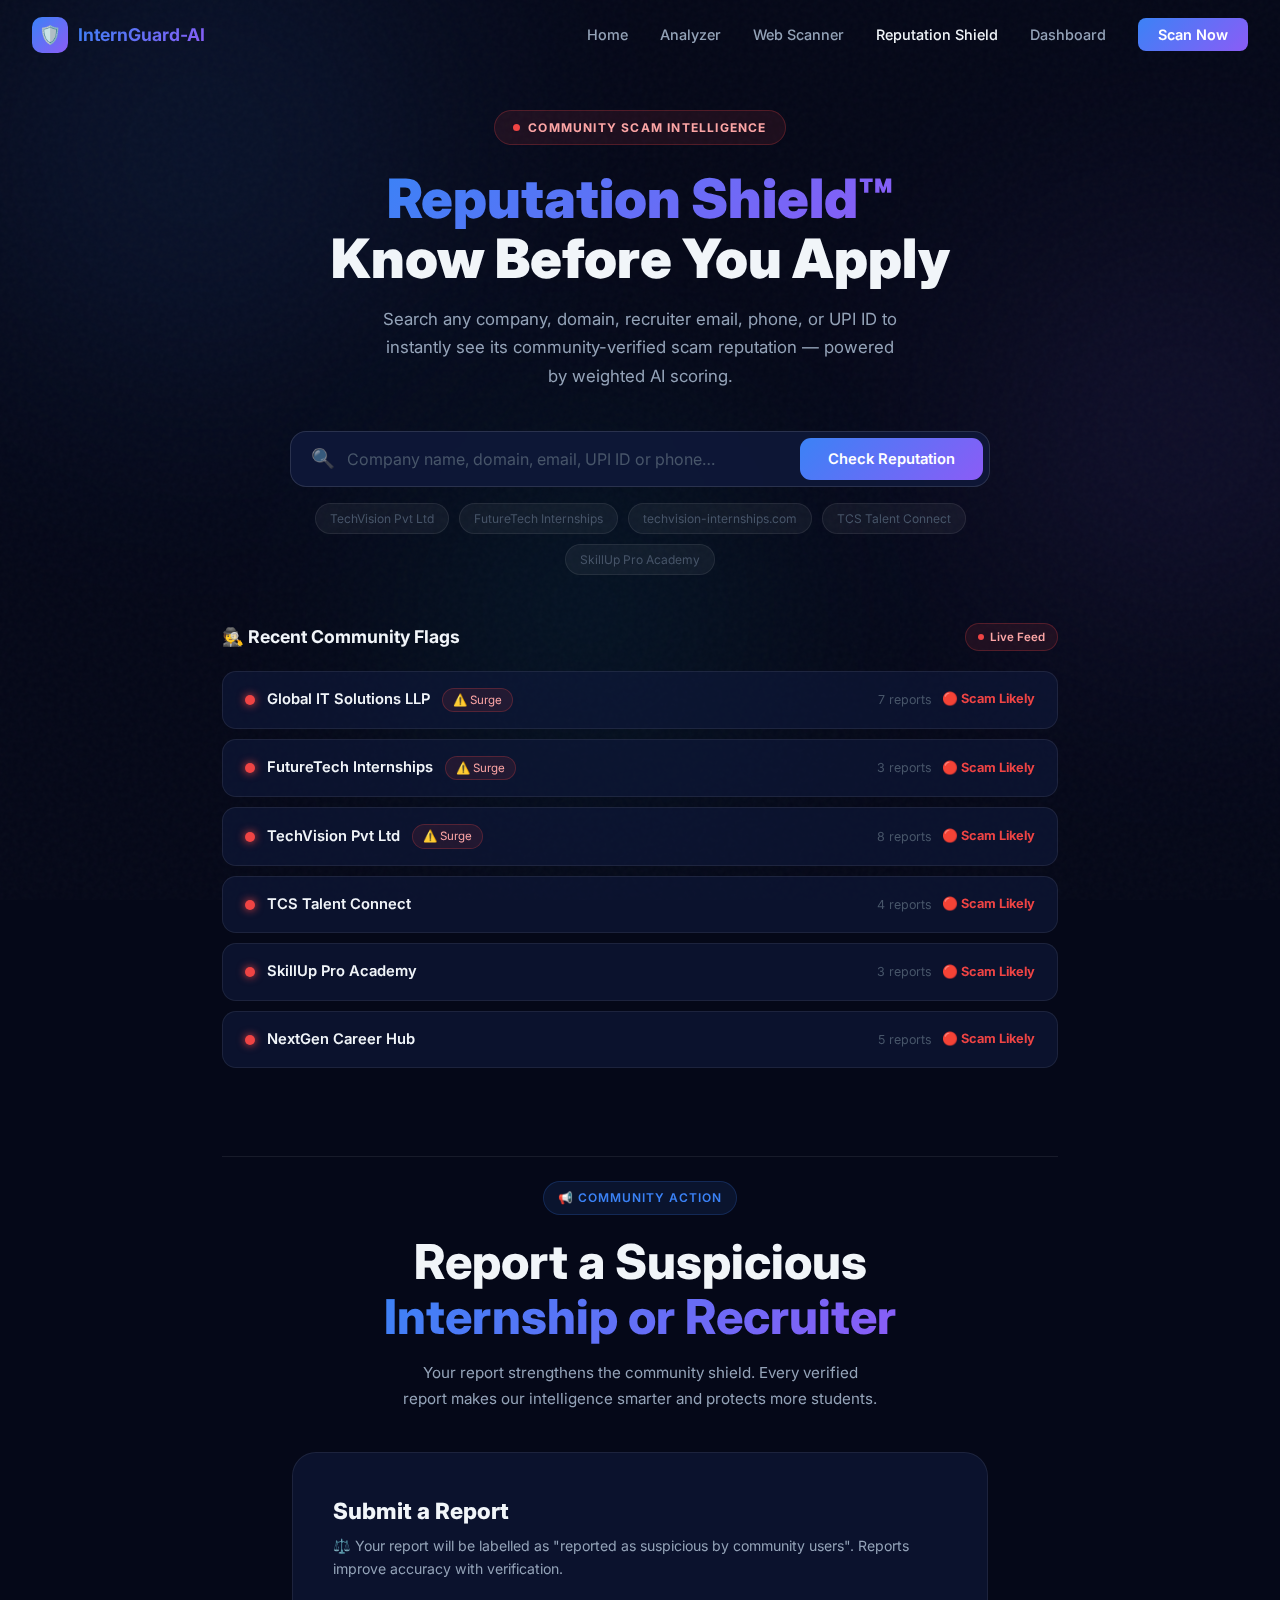
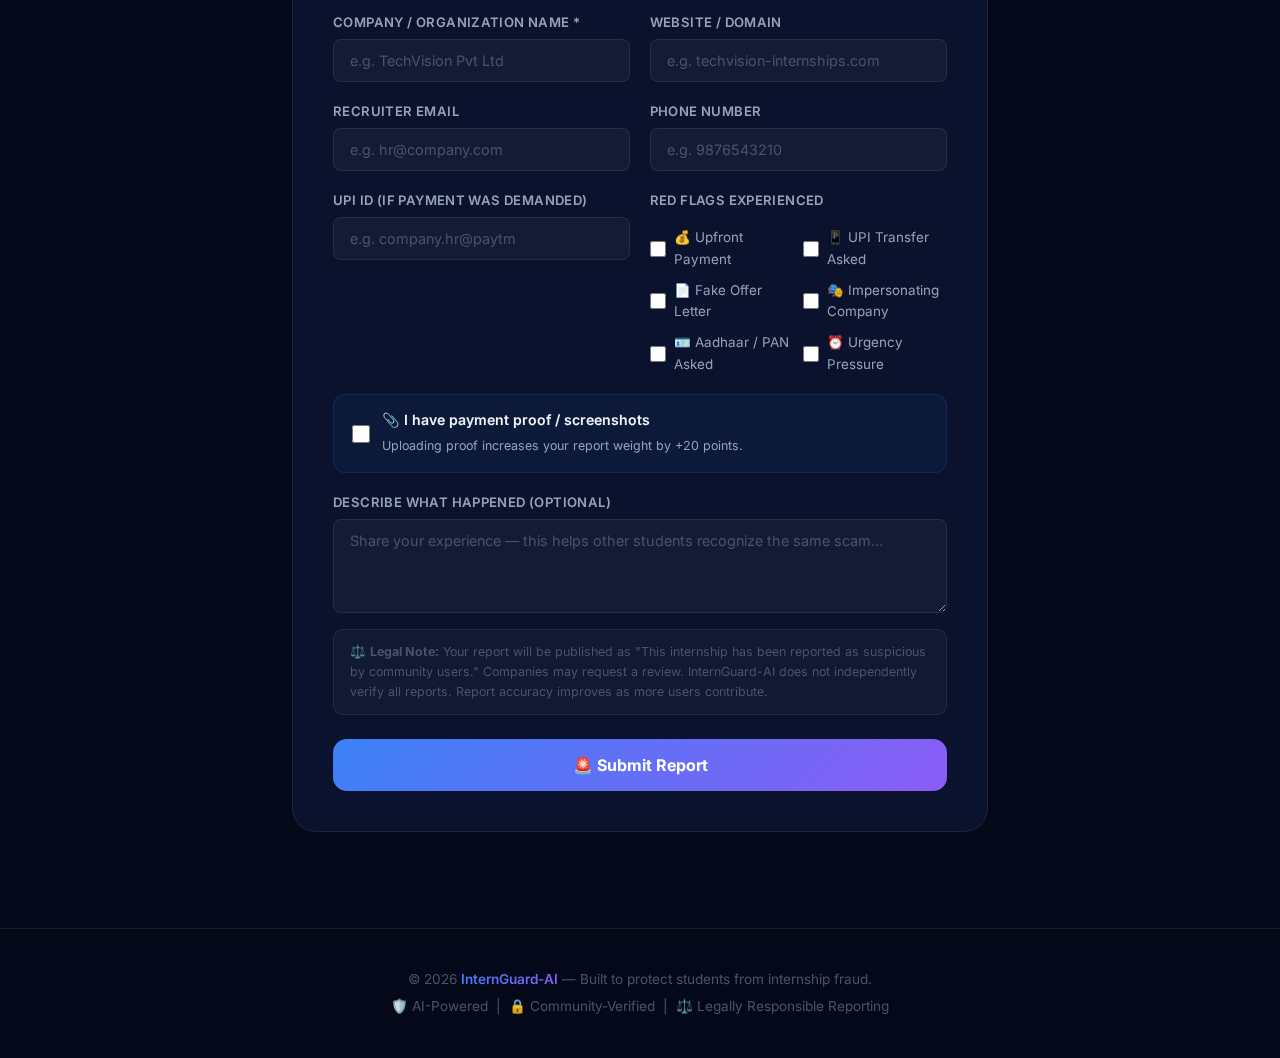
<file: INTERNGUARD-AI/reputation.html>
<!DOCTYPE html>
<html lang="en">

<head>
    <meta charset="UTF-8" />
    <meta name="viewport" content="width=device-width, initial-scale=1.0" />
    <title>Reputation Shield™ — InternGuard-AI</title>
    <meta name="description"
        content="Search any internship, company, recruiter email, or UPI ID to instantly check its scam reputation. Powered by community reports and AI scoring." />
    <link rel="stylesheet" href="css/style.css" />
    <style>
        /* ── Page-level vars ── */
        :root {
            --shield-safe: #10b981;
            --shield-suspicious: #f59e0b;
            --shield-scam: #ef4444;
        }

        /* ── Hero Search ── */
        .rs-hero {
            min-height: 52vh;
            display: flex;
            flex-direction: column;
            align-items: center;
            justify-content: center;
            text-align: center;
            padding: 110px 2rem 3rem;
        }

        .rs-eyebrow {
            display: inline-flex;
            align-items: center;
            gap: 8px;
            background: rgba(239, 68, 68, 0.1);
            border: 1px solid rgba(239, 68, 68, 0.25);
            color: #fca5a5;
            font-size: 0.75rem;
            font-weight: 700;
            letter-spacing: 0.1em;
            text-transform: uppercase;
            padding: 7px 18px;
            border-radius: 100px;
            margin-bottom: 1.5rem;
        }

        .rs-pulse {
            width: 7px;
            height: 7px;
            background: var(--shield-scam);
            border-radius: 50%;
            animation: pulse 1.5s ease infinite;
        }

        .rs-hero h1 {
            font-size: clamp(2rem, 5vw, 3.4rem);
            font-weight: 900;
            line-height: 1.1;
            margin-bottom: 1rem;
        }

        .rs-hero p {
            color: var(--text-secondary);
            font-size: 1.05rem;
            max-width: 520px;
            margin: 0 auto 2.5rem;
            line-height: 1.7;
        }

        /* ── Search Box ── */
        .rs-search-wrap {
            width: 100%;
            max-width: 700px;
            position: relative;
        }

        .rs-search-box {
            display: flex;
            align-items: center;
            background: rgba(15, 25, 60, 0.8);
            border: 1.5px solid rgba(255, 255, 255, 0.12);
            border-radius: 16px;
            padding: 6px 6px 6px 20px;
            gap: 12px;
            transition: all 0.3s ease;
            backdrop-filter: blur(20px);
        }

        .rs-search-box:focus-within {
            border-color: var(--accent-blue);
            box-shadow: 0 0 0 3px rgba(59, 130, 246, 0.15), 0 8px 40px rgba(59, 130, 246, 0.15);
        }

        .rs-search-icon {
            font-size: 1.2rem;
            opacity: 0.6;
            flex-shrink: 0;
        }

        .rs-search-input {
            flex: 1;
            background: transparent;
            border: none;
            outline: none;
            color: var(--text-primary);
            font-family: 'Inter', sans-serif;
            font-size: 1rem;
            padding: 10px 0;
        }

        .rs-search-input::placeholder {
            color: var(--text-muted);
        }

        .rs-search-btn {
            background: var(--accent-grad);
            color: white;
            border: none;
            border-radius: 11px;
            padding: 12px 28px;
            font-family: 'Inter', sans-serif;
            font-size: 0.92rem;
            font-weight: 600;
            cursor: pointer;
            transition: all 0.3s ease;
            white-space: nowrap;
        }

        .rs-search-btn:hover {
            transform: translateY(-1px);
            box-shadow: 0 6px 24px rgba(59, 130, 246, 0.4);
        }

        .rs-search-hints {
            display: flex;
            gap: 10px;
            flex-wrap: wrap;
            justify-content: center;
            margin-top: 1rem;
        }

        .rs-hint-chip {
            background: rgba(255, 255, 255, 0.05);
            border: 1px solid rgba(255, 255, 255, 0.08);
            color: var(--text-muted);
            font-size: 0.75rem;
            padding: 5px 14px;
            border-radius: 100px;
            cursor: pointer;
            transition: all 0.25s;
        }

        .rs-hint-chip:hover {
            background: rgba(59, 130, 246, 0.1);
            border-color: rgba(59, 130, 246, 0.3);
            color: #93c5fd;
        }

        /* ── Results Panel ── */
        .rs-results-section {
            max-width: 900px;
            margin: 0 auto;
            padding: 0 2rem 3rem;
        }

        .rs-result-card {
            border-radius: 20px;
            padding: 2rem 2.2rem;
            background: var(--bg-card);
            backdrop-filter: blur(20px);
            border: 1.5px solid var(--border-glass);
            animation: slideUp 0.5s ease both;
            position: relative;
            overflow: hidden;
        }

        .rs-result-card.result-safe {
            border-color: rgba(16, 185, 129, 0.3);
        }

        .rs-result-card.result-suspicious {
            border-color: rgba(245, 158, 11, 0.3);
        }

        .rs-result-card.result-scam {
            border-color: rgba(239, 68, 68, 0.35);
        }

        .rs-result-card.result-safe::before {
            background: linear-gradient(135deg, rgba(16, 185, 129, 0.12), transparent);
        }

        .rs-result-card.result-suspicious::before {
            background: linear-gradient(135deg, rgba(245, 158, 11, 0.12), transparent);
        }

        .rs-result-card.result-scam::before {
            background: linear-gradient(135deg, rgba(239, 68, 68, 0.12), transparent);
        }

        .rs-result-card::before {
            content: '';
            position: absolute;
            inset: 0;
            pointer-events: none;
        }

        @keyframes slideUp {
            from {
                opacity: 0;
                transform: translateY(24px);
            }

            to {
                opacity: 1;
                transform: translateY(0);
            }
        }

        .rs-result-header {
            display: flex;
            align-items: flex-start;
            gap: 1.4rem;
            margin-bottom: 1.5rem;
            flex-wrap: wrap;
        }

        .rs-verdict-badge {
            display: flex;
            flex-direction: column;
            align-items: center;
            justify-content: center;
            min-width: 110px;
            padding: 1rem 1.4rem;
            border-radius: 14px;
            text-align: center;
            flex-shrink: 0;
        }

        .rs-verdict-badge.badge-safe {
            background: rgba(16, 185, 129, 0.12);
            border: 1px solid rgba(16, 185, 129, 0.3);
        }

        .rs-verdict-badge.badge-suspicious {
            background: rgba(245, 158, 11, 0.12);
            border: 1px solid rgba(245, 158, 11, 0.3);
        }

        .rs-verdict-badge.badge-scam {
            background: rgba(239, 68, 68, 0.12);
            border: 1px solid rgba(239, 68, 68, 0.35);
        }

        .rs-verdict-emoji {
            font-size: 2rem;
            line-height: 1;
        }

        .rs-verdict-label {
            font-size: 0.72rem;
            font-weight: 700;
            letter-spacing: 0.06em;
            text-transform: uppercase;
            margin-top: 4px;
        }

        .badge-safe .rs-verdict-label {
            color: var(--shield-safe);
        }

        .badge-suspicious .rs-verdict-label {
            color: var(--shield-suspicious);
        }

        .badge-scam .rs-verdict-label {
            color: var(--shield-scam);
        }

        .rs-result-info {
            flex: 1;
            min-width: 0;
        }

        .rs-result-company {
            font-size: 1.4rem;
            font-weight: 800;
            margin-bottom: 4px;
            word-break: break-word;
        }

        .rs-result-domain {
            font-size: 0.85rem;
            color: var(--text-muted);
            margin-bottom: 0.8rem;
            word-break: break-all;
        }

        .rs-legal-note {
            font-size: 0.78rem;
            color: var(--text-muted);
            background: rgba(255, 255, 255, 0.04);
            border: 1px solid var(--border-glass);
            border-radius: 8px;
            padding: 8px 14px;
            line-height: 1.5;
            margin-top: 0.5rem;
        }

        /* ── Intelligence Stats Grid ── */
        .rs-stats-grid {
            display: grid;
            grid-template-columns: repeat(4, 1fr);
            gap: 1rem;
            margin: 1.5rem 0;
        }

        .rs-stat-box {
            background: rgba(255, 255, 255, 0.04);
            border: 1px solid var(--border-glass);
            border-radius: 12px;
            padding: 1rem;
            text-align: center;
        }

        .rs-stat-val {
            font-size: 1.5rem;
            font-weight: 800;
            line-height: 1.2;
        }

        .rs-stat-lbl {
            font-size: 0.72rem;
            color: var(--text-muted);
            text-transform: uppercase;
            letter-spacing: 0.06em;
            margin-top: 3px;
        }

        /* ── Confidence Bar ── */
        .rs-confidence-row {
            display: flex;
            align-items: center;
            gap: 12px;
            margin: 0.8rem 0;
        }

        .rs-confidence-label {
            font-size: 0.82rem;
            color: var(--text-secondary);
            white-space: nowrap;
            min-width: 130px;
        }

        .rs-confidence-track {
            flex: 1;
            height: 8px;
            background: rgba(255, 255, 255, 0.07);
            border-radius: 100px;
            overflow: hidden;
        }

        .rs-confidence-fill {
            height: 100%;
            border-radius: 100px;
            transition: width 1.2s cubic-bezier(0.4, 0, 0.2, 1);
        }

        .rs-confidence-pct {
            font-size: 0.85rem;
            font-weight: 700;
            min-width: 36px;
            text-align: right;
        }

        /* ── Surge Alert ── */
        .rs-surge-alert {
            display: flex;
            align-items: center;
            gap: 12px;
            background: rgba(239, 68, 68, 0.08);
            border: 1px solid rgba(239, 68, 68, 0.3);
            border-radius: 12px;
            padding: 12px 18px;
            margin: 1rem 0;
            animation: surgePulse 2s ease infinite;
        }

        @keyframes surgePulse {

            0%,
            100% {
                box-shadow: 0 0 0 0 rgba(239, 68, 68, 0);
            }

            50% {
                box-shadow: 0 0 0 4px rgba(239, 68, 68, 0.12);
            }
        }

        .rs-surge-icon {
            font-size: 1.4rem;
            flex-shrink: 0;
        }

        .rs-surge-text strong {
            color: var(--shield-scam);
            display: block;
            font-size: 0.9rem;
            font-weight: 700;
        }

        .rs-surge-text span {
            font-size: 0.8rem;
            color: var(--text-secondary);
        }

        /* ── Flag Chips ── */
        .rs-flags-row {
            display: flex;
            flex-wrap: wrap;
            gap: 8px;
            margin: 1rem 0;
        }

        .rs-flag-chip {
            background: rgba(239, 68, 68, 0.1);
            border: 1px solid rgba(239, 68, 68, 0.25);
            color: #fca5a5;
            font-size: 0.78rem;
            font-weight: 500;
            padding: 5px 14px;
            border-radius: 100px;
            display: inline-flex;
            align-items: center;
            gap: 6px;
        }

        .rs-flag-chip .flag-pct {
            background: rgba(239, 68, 68, 0.2);
            border-radius: 100px;
            padding: 1px 7px;
            font-weight: 700;
            font-size: 0.72rem;
        }

        /* ── Match Type Pill ── */
        .rs-match-pill {
            display: inline-flex;
            align-items: center;
            gap: 5px;
            font-size: 0.72rem;
            font-weight: 600;
            letter-spacing: 0.04em;
            text-transform: uppercase;
            padding: 3px 12px;
            border-radius: 100px;
            background: rgba(59, 130, 246, 0.1);
            border: 1px solid rgba(59, 130, 246, 0.25);
            color: #93c5fd;
        }

        /* ── Not Found State ── */
        .rs-not-found {
            text-align: center;
            padding: 3rem 2rem;
            background: var(--bg-card);
            border: 1px solid var(--border-glass);
            border-radius: 20px;
            animation: slideUp 0.5s ease both;
        }

        .rs-not-found-emoji {
            font-size: 4rem;
            margin-bottom: 1rem;
        }

        .rs-not-found h3 {
            font-size: 1.3rem;
            font-weight: 700;
            margin-bottom: 0.5rem;
        }

        .rs-not-found p {
            color: var(--text-secondary);
            font-size: 0.9rem;
        }

        /* ── Community Reports ── */
        .rs-community {
            max-width: 900px;
            margin: 0 auto;
            padding: 0 2rem 4rem;
        }

        .rs-section-header {
            display: flex;
            align-items: center;
            justify-content: space-between;
            margin-bottom: 1.2rem;
        }

        .rs-section-title {
            font-size: 1.1rem;
            font-weight: 700;
        }

        .rs-live-badge {
            display: inline-flex;
            align-items: center;
            gap: 6px;
            font-size: 0.72rem;
            color: #fca5a5;
            background: rgba(239, 68, 68, 0.1);
            border: 1px solid rgba(239, 68, 68, 0.25);
            padding: 4px 12px;
            border-radius: 100px;
            font-weight: 600;
        }

        .rs-live-dot {
            width: 6px;
            height: 6px;
            background: var(--shield-scam);
            border-radius: 50%;
            animation: pulse 1.4s ease infinite;
        }

        .rs-community-list {
            display: flex;
            flex-direction: column;
            gap: 10px;
        }

        .rs-community-item {
            display: flex;
            align-items: center;
            justify-content: space-between;
            gap: 1rem;
            background: var(--bg-card);
            border: 1px solid var(--border-glass);
            border-radius: 14px;
            padding: 1rem 1.4rem;
            transition: all 0.25s;
            cursor: pointer;
            text-decoration: none;
        }

        .rs-community-item:hover {
            border-color: rgba(59, 130, 246, 0.25);
            background: rgba(15, 25, 60, 0.8);
            transform: translateX(4px);
        }

        .rs-community-left {
            display: flex;
            align-items: center;
            gap: 12px;
            flex: 1;
            min-width: 0;
        }

        .rs-community-status-dot {
            width: 10px;
            height: 10px;
            border-radius: 50%;
            flex-shrink: 0;
        }

        .dot-safe {
            background: var(--shield-safe);
            box-shadow: 0 0 8px var(--shield-safe);
        }

        .dot-suspicious {
            background: var(--shield-suspicious);
            box-shadow: 0 0 8px var(--shield-suspicious);
        }

        .dot-scam {
            background: var(--shield-scam);
            box-shadow: 0 0 8px var(--shield-scam);
            animation: pulse 1.5s ease infinite;
        }

        .rs-community-name {
            font-size: 0.92rem;
            font-weight: 600;
            color: var(--text-primary);
            white-space: nowrap;
            overflow: hidden;
            text-overflow: ellipsis;
        }

        .rs-community-right {
            display: flex;
            align-items: center;
            gap: 10px;
            flex-shrink: 0;
        }

        .rs-community-count {
            font-size: 0.78rem;
            color: var(--text-muted);
        }

        /* ── Submit Form ── */
        .rs-form-section {
            max-width: 760px;
            margin: 0 auto;
            padding: 0 2rem 6rem;
        }

        .rs-form-card {
            background: var(--bg-card);
            border: 1px solid var(--border-glass);
            border-radius: 24px;
            padding: 2.5rem;
            backdrop-filter: blur(20px);
        }

        .rs-form-header {
            margin-bottom: 2rem;
        }

        .rs-form-title {
            font-size: 1.4rem;
            font-weight: 800;
            margin-bottom: 0.4rem;
        }

        .rs-form-sub {
            font-size: 0.88rem;
            color: var(--text-secondary);
            line-height: 1.6;
        }

        .rs-form-grid {
            display: grid;
            grid-template-columns: 1fr 1fr;
            gap: 1.2rem;
        }

        .rs-form-full {
            grid-column: 1 / -1;
        }

        .rs-checkbox-group {
            display: grid;
            grid-template-columns: 1fr 1fr;
            gap: 0.6rem;
            margin-top: 0.6rem;
        }

        .rs-checkbox-item {
            display: flex;
            align-items: center;
            gap: 8px;
            cursor: pointer;
        }

        .rs-checkbox-item input[type="checkbox"] {
            accent-color: var(--accent-blue);
            width: 16px;
            height: 16px;
            cursor: pointer;
            flex-shrink: 0;
        }

        .rs-checkbox-item span {
            font-size: 0.84rem;
            color: var(--text-secondary);
        }

        .rs-proof-toggle {
            display: flex;
            align-items: center;
            gap: 12px;
            padding: 14px 18px;
            background: rgba(59, 130, 246, 0.06);
            border: 1px solid rgba(59, 130, 246, 0.15);
            border-radius: 12px;
            cursor: pointer;
        }

        .rs-proof-toggle input[type="checkbox"] {
            accent-color: var(--accent-blue);
            width: 18px;
            height: 18px;
            cursor: pointer;
        }

        .rs-proof-toggle-text strong {
            display: block;
            font-size: 0.88rem;
            font-weight: 600;
        }

        .rs-proof-toggle-text span {
            font-size: 0.78rem;
            color: var(--text-secondary);
        }

        .rs-submit-btn {
            width: 100%;
            padding: 16px;
            background: var(--accent-grad);
            color: white;
            border: none;
            border-radius: 14px;
            font-family: 'Inter', sans-serif;
            font-size: 1rem;
            font-weight: 700;
            cursor: pointer;
            transition: all 0.3s;
            margin-top: 1.5rem;
            display: flex;
            align-items: center;
            justify-content: center;
            gap: 10px;
        }

        .rs-submit-btn:hover {
            transform: translateY(-2px);
            box-shadow: 0 8px 30px rgba(59, 130, 246, 0.4);
        }

        .rs-submit-success {
            display: none;
            text-align: center;
            padding: 2rem;
            animation: slideUp 0.5s ease;
        }

        .rs-submit-success .success-emoji {
            font-size: 3rem;
            margin-bottom: 1rem;
        }

        .rs-submit-success h4 {
            font-size: 1.2rem;
            font-weight: 700;
            margin-bottom: 0.5rem;
        }

        .rs-submit-success p {
            color: var(--text-secondary);
            font-size: 0.9rem;
        }

        /* ── Divider row ── */
        .rs-divider {
            border: none;
            border-top: 1px solid var(--border-glass);
            margin: 1.5rem 0;
        }

        /* ── Cluster Info ── */
        .rs-cluster-info {
            display: flex;
            align-items: center;
            gap: 10px;
            font-size: 0.82rem;
            color: var(--text-secondary);
            background: rgba(139, 92, 246, 0.07);
            border: 1px solid rgba(139, 92, 246, 0.2);
            border-radius: 10px;
            padding: 10px 16px;
            margin-top: 0.8rem;
        }

        /* ── Responsive ── */
        @media (max-width: 700px) {
            .rs-stats-grid {
                grid-template-columns: repeat(2, 1fr);
            }

            .rs-form-grid {
                grid-template-columns: 1fr;
            }

            .rs-checkbox-group {
                grid-template-columns: 1fr;
            }

            .rs-result-header {
                flex-direction: column;
            }
        }
    </style>
</head>

<body>
    <!-- Background -->
    <div class="bg-canvas">
        <div class="bg-orb bg-orb-1"></div>
        <div class="bg-orb bg-orb-2"></div>
        <div class="bg-orb bg-orb-3"></div>
    </div>

    <!-- Navbar -->
    <nav class="navbar" id="navbar">
        <a href="index.html" class="nav-logo">
            <div class="nav-logo-icon">🛡️</div>
            <span class="nav-logo-text">InternGuard-AI</span>
        </a>
        <ul class="nav-links">
            <li><a href="index.html">Home</a></li>
            <li><a href="analyzer.html">Analyzer</a></li>
            <li><a href="webscan.html">Web Scanner</a></li>
            <li><a href="reputation.html" class="active">Reputation Shield</a></li>
            <li><a href="dashboard.html">Dashboard</a></li>
            <li><a href="analyzer.html" class="nav-cta">Scan Now</a></li>
        </ul>
    </nav>

    <div class="page-wrapper">

        <!-- ── Hero Search ── -->
        <section class="rs-hero">
            <div class="rs-eyebrow">
                <div class="rs-pulse"></div>
                Community Scam Intelligence
            </div>

            <h1>
                <span class="text-gradient">Reputation Shield™</span><br>
                Know Before You Apply
            </h1>
            <p>
                Search any company, domain, recruiter email, phone, or UPI ID to instantly see its
                community-verified scam reputation — powered by weighted AI scoring.
            </p>

            <div class="rs-search-wrap">
                <div class="rs-search-box">
                    <span class="rs-search-icon">🔍</span>
                    <input type="text" class="rs-search-input" id="rsSearchInput"
                        placeholder="Company name, domain, email, UPI ID or phone…" autocomplete="off" />
                    <button class="rs-search-btn" id="rsSearchBtn">Check Reputation</button>
                </div>

                <div class="rs-search-hints">
                    <span class="rs-hint-chip" onclick="quickSearch('TechVision Pvt Ltd')">TechVision Pvt Ltd</span>
                    <span class="rs-hint-chip" onclick="quickSearch('FutureTech Internships')">FutureTech
                        Internships</span>
                    <span class="rs-hint-chip"
                        onclick="quickSearch('techvision-internships.com')">techvision-internships.com</span>
                    <span class="rs-hint-chip" onclick="quickSearch('TCS Talent Connect')">TCS Talent Connect</span>
                    <span class="rs-hint-chip" onclick="quickSearch('SkillUp Pro Academy')">SkillUp Pro Academy</span>
                </div>
            </div>
        </section>

        <!-- ── Results Panel ── -->
        <section class="rs-results-section" id="rsResultsSection" style="display:none;">
            <div id="rsResultsInner"></div>
        </section>

        <!-- ── Community Reports ── -->
        <section class="rs-community">
            <div class="rs-section-header">
                <div class="rs-section-title">🕵️ Recent Community Flags</div>
                <div class="rs-live-badge">
                    <div class="rs-live-dot"></div> Live Feed
                </div>
            </div>

            <div class="rs-community-list" id="rsCommunityList">
                <!-- populated by JS -->
            </div>
        </section>

        <!-- ── Divider ── -->
        <div style="max-width:900px;margin:0 auto;padding:0 2rem;">
            <hr class="rs-divider">
        </div>

        <!-- ── Submit Form ── -->
        <section class="rs-form-section" id="rsReportSection">
            <div style="text-align:center;margin-bottom:2.5rem;">
                <div class="section-tag">📢 Community Action</div>
                <h2 class="section-title">Report a Suspicious<br><span>Internship or Recruiter</span></h2>
                <p
                    style="color:var(--text-secondary);max-width:480px;margin:1rem auto 0;line-height:1.7;font-size:0.95rem;">
                    Your report strengthens the community shield. Every verified report makes our intelligence smarter
                    and protects more students.
                </p>
            </div>

            <div class="rs-form-card">
                <div id="rsFormInner">
                    <div class="rs-form-header">
                        <div class="rs-form-title">Submit a Report</div>
                        <div class="rs-form-sub">
                            ⚖️ Your report will be labelled as "reported as suspicious by community users". Reports
                            improve accuracy with verification.
                        </div>
                    </div>

                    <form id="rsReportForm" novalidate>
                        <div class="rs-form-grid">
                            <div class="form-group">
                                <label class="form-label">Company / Organization Name *</label>
                                <input type="text" class="form-input" id="rf-company"
                                    placeholder="e.g. TechVision Pvt Ltd" required />
                            </div>
                            <div class="form-group">
                                <label class="form-label">Website / Domain</label>
                                <input type="text" class="form-input" id="rf-domain"
                                    placeholder="e.g. techvision-internships.com" />
                            </div>
                            <div class="form-group">
                                <label class="form-label">Recruiter Email</label>
                                <input type="email" class="form-input" id="rf-email"
                                    placeholder="e.g. hr@company.com" />
                            </div>
                            <div class="form-group">
                                <label class="form-label">Phone Number</label>
                                <input type="tel" class="form-input" id="rf-phone" placeholder="e.g. 9876543210" />
                            </div>
                            <div class="form-group">
                                <label class="form-label">UPI ID (if payment was demanded)</label>
                                <input type="text" class="form-input" id="rf-upi" placeholder="e.g. company.hr@paytm" />
                            </div>
                            <div class="form-group">
                                <label class="form-label">Red Flags Experienced</label>
                                <div class="rs-checkbox-group">
                                    <label class="rs-checkbox-item">
                                        <input type="checkbox" name="flags" value="upfront_payment" />
                                        <span>💰 Upfront Payment</span>
                                    </label>
                                    <label class="rs-checkbox-item">
                                        <input type="checkbox" name="flags" value="upi_transfer" />
                                        <span>📱 UPI Transfer Asked</span>
                                    </label>
                                    <label class="rs-checkbox-item">
                                        <input type="checkbox" name="flags" value="fake_offer_letter" />
                                        <span>📄 Fake Offer Letter</span>
                                    </label>
                                    <label class="rs-checkbox-item">
                                        <input type="checkbox" name="flags" value="impersonation" />
                                        <span>🎭 Impersonating Company</span>
                                    </label>
                                    <label class="rs-checkbox-item">
                                        <input type="checkbox" name="flags" value="aadhaar_request" />
                                        <span>🪪 Aadhaar / PAN Asked</span>
                                    </label>
                                    <label class="rs-checkbox-item">
                                        <input type="checkbox" name="flags" value="urgency_pressure" />
                                        <span>⏰ Urgency Pressure</span>
                                    </label>
                                </div>
                            </div>

                            <div class="form-group rs-form-full">
                                <label class="rs-proof-toggle">
                                    <input type="checkbox" id="rf-proof" />
                                    <div class="rs-proof-toggle-text">
                                        <strong>📎 I have payment proof / screenshots</strong>
                                        <span>Uploading proof increases your report weight by +20 points.</span>
                                    </div>
                                </label>
                            </div>

                            <div class="form-group rs-form-full">
                                <label class="form-label">Describe what happened (optional)</label>
                                <textarea class="form-textarea" id="rf-desc" rows="4"
                                    placeholder="Share your experience — this helps other students recognize the same scam..."></textarea>
                            </div>
                        </div>

                        <div
                            style="font-size:0.78rem;color:var(--text-muted);line-height:1.6;margin-top:1rem;padding:12px 16px;background:rgba(255,255,255,0.03);border-radius:10px;border:1px solid var(--border-glass);">
                            ⚖️ <strong>Legal Note:</strong> Your report will be published as "This internship has been
                            reported as suspicious by community users." Companies may request a review. InternGuard-AI
                            does not independently verify all reports. Report accuracy improves as more users
                            contribute.
                        </div>

                        <button type="submit" class="rs-submit-btn" id="rsSubmitBtn">
                            🚨 Submit Report
                        </button>
                    </form>
                </div>

                <div class="rs-submit-success" id="rsSubmitSuccess">
                    <div class="success-emoji">✅</div>
                    <h4>Report Submitted</h4>
                    <p>Thank you for protecting the community. Your report has been recorded and will contribute to the
                        reputation score when others search this company.</p>
                    <button class="btn btn-outline" style="margin-top:1.5rem;" onclick="resetForm()">Submit Another
                        Report</button>
                </div>
            </div>
        </section>

        <!-- ── Footer ── -->
        <footer>
            <p>© 2026 <span>InternGuard-AI</span> — Built to protect students from internship fraud.</p>
            <p style="margin-top:6px;">🛡️ AI-Powered &nbsp;|&nbsp; 🔒 Community-Verified &nbsp;|&nbsp; ⚖️ Legally
                Responsible Reporting</p>
        </footer>
    </div>

    <script src="js/reputation.js"></script>
    <script>
        /* ── Navbar scroll ── */
        const navbar = document.getElementById('navbar');
        window.addEventListener('scroll', () => {
            navbar.classList.toggle('scrolled', window.scrollY > 30);
        });

        /* ── Quick search from hint chips ── */
        function quickSearch(q) {
            document.getElementById('rsSearchInput').value = q;
            doSearch();
        }

        /* ── Search trigger ── */
        document.getElementById('rsSearchBtn').addEventListener('click', doSearch);
        document.getElementById('rsSearchInput').addEventListener('keydown', e => {
            if (e.key === 'Enter') doSearch();
        });

        function doSearch() {
            const q = document.getElementById('rsSearchInput').value.trim();
            if (!q) return;
            const result = ReputationEngine.search(q);
            renderResult(result);
            document.getElementById('rsResultsSection').style.display = 'block';
            document.getElementById('rsResultsSection').scrollIntoView({ behavior: 'smooth', block: 'start' });
        }

        /* ── Render Result ── */
        function renderResult(result) {
            const el = document.getElementById('rsResultsInner');

            if (!result || !result.found) {
                el.innerHTML = `
          <div class="rs-not-found">
            <div class="rs-not-found-emoji">🟢</div>
            <h3>No Scam Reports Found</h3>
            <p>We have no community reports matching <strong>"${escHtml(result?.query || '')}"</strong>.<br>
            This does not guarantee safety — always stay cautious.<br>If you've been scammed, submit a report below.</p>
          </div>`;
                return;
            }

            const { entry, classification, reputationScore, surge, topFlags, totalReports, verifiedReports,
                firstReport, similarClusters, paymentPercent, matchType } = result;

            const matchTypeLabels = {
                domain: '🌐 Domain Match',
                domain_partial: '🌐 Partial Domain Match',
                email: '📧 Email Match',
                upi: '📱 UPI ID Match',
                phone: '📞 Phone Match',
                company_exact: '🏢 Exact Company Match',
                company_partial: '🏢 Partial Company Match',
                fuzzy: '🔎 Fuzzy Name Match'
            };

            const clsColor = { safe: '#10b981', suspicious: '#f59e0b', scam: '#ef4444' }[classification.cls];
            const gradMap = { safe: '#10b981,#059669', suspicious: '#f59e0b,#d97706', scam: '#ef4444,#dc2626' };

            const surgeHtml = surge.isSurge ? `
        <div class="rs-surge-alert">
          <div class="rs-surge-icon">⚠️</div>
          <div class="rs-surge-text">
            <strong>Surge Detected — ${surge.recent} new reports in last 7 days</strong>
            <span>Reports have ${surge.prior === 0 ? 'spiked from zero' : `increased ${Math.round(surge.recent / surge.prior)}× vs previous week`}. Active scam campaign likely.</span>
          </div>
        </div>` : '';

            const flagsHtml = topFlags.length ? `
        <div class="rs-flags-row">
          ${topFlags.map(([flag, pct]) => `
            <div class="rs-flag-chip">
              ${ReputationEngine.FLAG_LABELS[flag] || flag}
              <span class="flag-pct">${pct}%</span>
            </div>`).join('')}
        </div>` : '';

            const clusterHtml = similarClusters > 0 ? `
        <div class="rs-cluster-info">
          🔁 Linked to <strong>${similarClusters} similar scam operation${similarClusters > 1 ? 's' : ''}</strong> — same UPI or network cluster detected.
        </div>` : '';

            const confidencePct = Math.min(99, reputationScore);
            const matchLabel = matchTypeLabels[matchType] || matchType;

            el.innerHTML = `
        <div class="rs-result-card result-${classification.cls}">
          <div class="rs-result-header">
            <div class="rs-verdict-badge badge-${classification.cls}">
              <div class="rs-verdict-emoji">${classification.emoji}</div>
              <div class="rs-verdict-label">${classification.label}</div>
            </div>
            <div class="rs-result-info">
              <div class="rs-result-company">${escHtml(entry.companyName)}</div>
              <div class="rs-result-domain">🌐 ${escHtml(entry.domain)}</div>
              <div style="display:flex;gap:8px;flex-wrap:wrap;align-items:center;">
                <div class="rs-match-pill">${matchLabel}</div>
                ${entry.domainAgeDays !== null && entry.domainAgeDays < 30 ? `<div class="rs-match-pill" style="background:rgba(239,68,68,0.12);border-color:rgba(239,68,68,0.3);color:#fca5a5;">🚨 Domain ${entry.domainAgeDays} days old</div>` : ''}
                ${entry.psychManipulation ? `<div class="rs-match-pill" style="background:rgba(245,158,11,0.12);border-color:rgba(245,158,11,0.3);color:#fcd34d;">⚠️ Psych Manipulation</div>` : ''}
              </div>
              <div class="rs-legal-note">
                ℹ️ This internship / recruiter has been <strong>reported as suspicious by community users</strong>. InternGuard-AI does not independently verify all claims. Report accuracy improves as more users contribute.
              </div>
            </div>
          </div>

          ${surgeHtml}

          <!-- Stats Grid -->
          <div class="rs-stats-grid">
            <div class="rs-stat-box">
              <div class="rs-stat-val" style="color:${clsColor};">${confidencePct}%</div>
              <div class="rs-stat-lbl">🔴 Scam Confidence</div>
            </div>
            <div class="rs-stat-box">
              <div class="rs-stat-val">${totalReports}</div>
              <div class="rs-stat-lbl">👥 Community Reports</div>
            </div>
            <div class="rs-stat-box">
              <div class="rs-stat-val">${paymentPercent}%</div>
              <div class="rs-stat-lbl">💰 Mention Payment</div>
            </div>
            <div class="rs-stat-box">
              <div class="rs-stat-val">${ReputationEngine.formatDate(firstReport)}</div>
              <div class="rs-stat-lbl">📅 First Reported</div>
            </div>
          </div>

          <!-- Confidence Bar -->
          <div class="rs-confidence-row">
            <div class="rs-confidence-label">Scam Confidence</div>
            <div class="rs-confidence-track">
              <div class="rs-confidence-fill" id="confBar" style="width:0%;background:linear-gradient(90deg,${gradMap[classification.cls]});"></div>
            </div>
            <div class="rs-confidence-pct" style="color:${clsColor};">${confidencePct}%</div>
          </div>
          <div class="rs-confidence-row">
            <div class="rs-confidence-label">Verified Reports</div>
            <div class="rs-confidence-track">
              <div class="rs-confidence-fill" id="verBar" style="width:0%;background:linear-gradient(90deg,#3b82f6,#8b5cf6);"></div>
            </div>
            <div class="rs-confidence-pct" style="color:#93c5fd;">${verifiedReports}/${totalReports}</div>
          </div>

          ${flagsHtml}
          ${clusterHtml}
        </div>`;

            // Animate bars after render
            requestAnimationFrame(() => {
                setTimeout(() => {
                    document.getElementById('confBar').style.width = confidencePct + '%';
                    document.getElementById('verBar').style.width = Math.round((verifiedReports / totalReports) * 100) + '%';
                }, 100);
            });
        }

        /* ── Render Community List ── */
        function renderCommunityList() {
            const reports = ReputationEngine.getRecentReports(6);
            const list = document.getElementById('rsCommunityList');
            list.innerHTML = reports.map(r => {
                const dotCls = r.cls.cls === 'scam' ? 'dot-scam' : r.cls.cls === 'suspicious' ? 'dot-suspicious' : 'dot-safe';
                const label = r.cls.label;
                const labelColor = { Safe: '#10b981', Suspicious: '#f59e0b', 'Scam Likely': '#ef4444' }[label] || '#94a3b8';
                return `
          <div class="rs-community-item" onclick="quickSearch('${escHtml(r.name)}')" title="Click to search">
            <div class="rs-community-left">
              <div class="rs-community-status-dot ${dotCls}"></div>
              <div class="rs-community-name">${escHtml(r.name)}</div>
              ${r.surge && r.surge.isSurge ? `<span style="font-size:0.72rem;color:#fca5a5;background:rgba(239,68,68,0.1);border:1px solid rgba(239,68,68,0.25);padding:2px 10px;border-radius:100px;">⚠️ Surge</span>` : ''}
              ${r.isUser ? `<span style="font-size:0.72rem;color:#93c5fd;background:rgba(59,130,246,0.1);border:1px solid rgba(59,130,246,0.2);padding:2px 10px;border-radius:100px;">New</span>` : ''}
            </div>
            <div class="rs-community-right">
              <div class="rs-community-count">${r.reports} report${r.reports !== 1 ? 's' : ''}</div>
              <div style="font-size:0.8rem;font-weight:700;color:${labelColor};">${r.cls.emoji} ${label}</div>
            </div>
          </div>`;
            }).join('');
        }

        /* ── Report Form Submit ── */
        document.getElementById('rsReportForm').addEventListener('submit', function (e) {
            e.preventDefault();
            const companyName = document.getElementById('rf-company').value.trim();
            if (!companyName) {
                document.getElementById('rf-company').focus();
                return;
            }
            const flags = [...document.querySelectorAll('input[name="flags"]:checked')].map(cb => cb.value);
            const formData = {
                companyName,
                domain: document.getElementById('rf-domain').value.trim(),
                email: document.getElementById('rf-email').value.trim(),
                phone: document.getElementById('rf-phone').value.trim(),
                upiId: document.getElementById('rf-upi').value.trim(),
                proofUploaded: document.getElementById('rf-proof').checked,
                description: document.getElementById('rf-desc').value.trim(),
                flags,
            };
            ReputationEngine.submit(formData);
            document.getElementById('rsFormInner').style.display = 'none';
            document.getElementById('rsSubmitSuccess').style.display = 'block';
            renderCommunityList();
        });

        function resetForm() {
            document.getElementById('rsReportForm').reset();
            document.getElementById('rsFormInner').style.display = 'block';
            document.getElementById('rsSubmitSuccess').style.display = 'none';
        }

        /* ── Escape HTML ── */
        function escHtml(s) {
            return String(s).replace(/&/g, '&amp;').replace(/</g, '&lt;').replace(/>/g, '&gt;').replace(/"/g, '&quot;');
        }

        /* ── Init ── */
        renderCommunityList();
    </script>
</body>

</html>
</file>
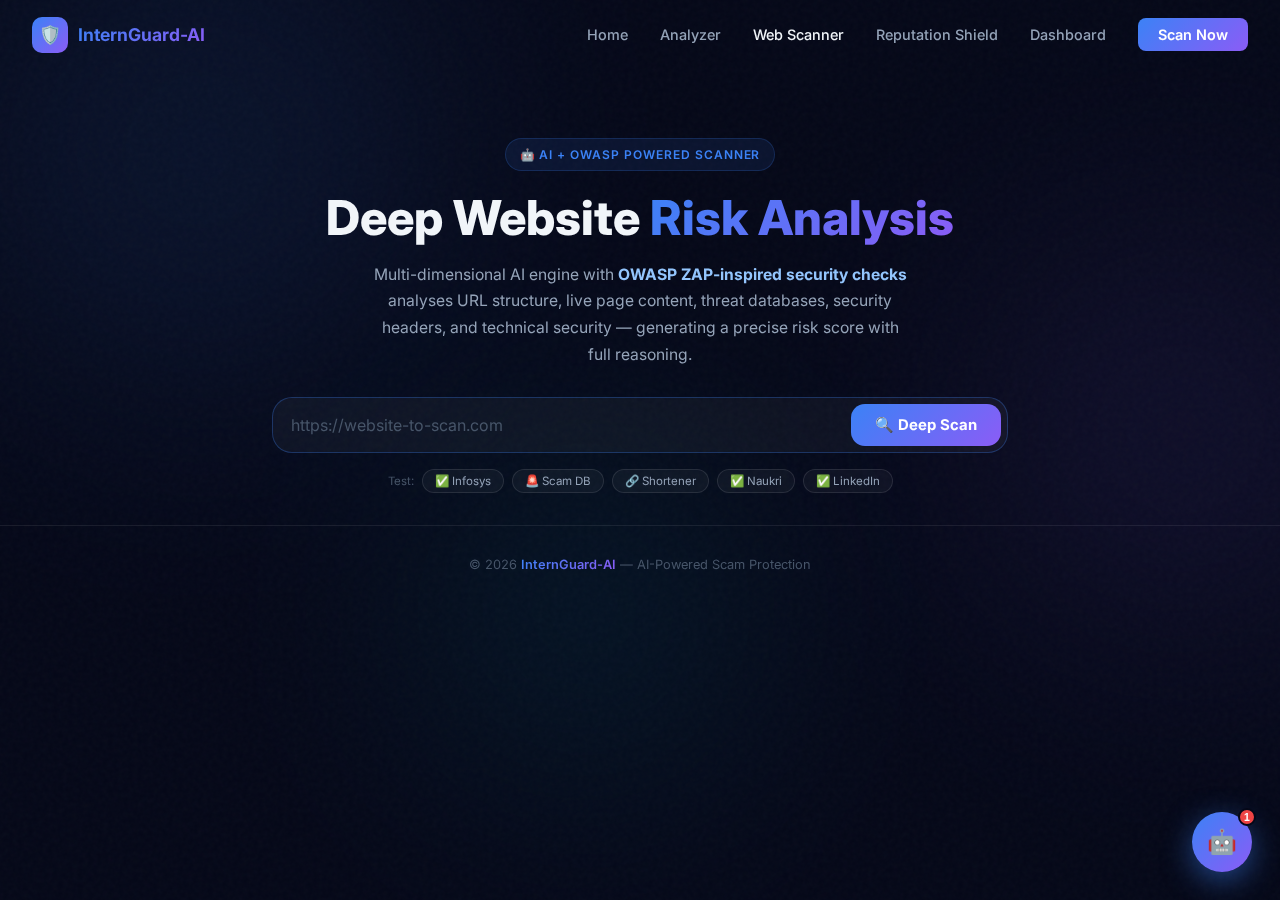
<file: INTERNGUARD-AI/webscan.html>
<!DOCTYPE html>
<html lang="en">

<head>
    <meta charset="UTF-8" />
    <meta name="viewport" content="width=device-width,initial-scale=1.0" />
    <title>Website Scanner — InternGuard-AI</title>
    <meta name="description"
        content="AI-powered website risk scanner. Multi-dimensional threat analysis with real-time data collection." />
    <link rel="stylesheet" href="css/style.css" />
    <style>
        .sp {
            padding-top: 90px;
            min-height: 100vh;
        }

        .hero {
            max-width: 800px;
            margin: 0 auto;
            padding: 3rem 2rem 2rem;
            text-align: center;
        }

        .ubar {
            display: flex;
            gap: 0;
            margin-top: 1.8rem;
            background: rgba(255, 255, 255, .04);
            border: 1.5px solid rgba(59, 130, 246, .3);
            border-radius: var(--radius-lg);
            padding: 6px 6px 6px 18px;
            transition: var(--transition);
        }

        .ubar:focus-within {
            border-color: var(--accent-blue);
            box-shadow: 0 0 0 3px rgba(59, 130, 246, .15);
        }

        #uI {
            flex: 1;
            background: transparent;
            border: none;
            color: var(--text-primary);
            font-family: 'Inter', sans-serif;
            font-size: 1rem;
            outline: none;
            min-width: 0;
        }

        #uI::placeholder {
            color: var(--text-muted);
        }

        #sB {
            background: linear-gradient(135deg, #3b82f6, #8b5cf6);
            border: none;
            color: #fff;
            padding: 12px 24px;
            border-radius: calc(var(--radius-lg) - 6px);
            font-family: 'Inter', sans-serif;
            font-size: .93rem;
            font-weight: 700;
            cursor: pointer;
            transition: var(--transition);
            display: flex;
            align-items: center;
            gap: 8px;
            white-space: nowrap;
        }

        #sB:hover {
            box-shadow: 0 6px 24px rgba(59, 130, 246, .5);
            transform: translateY(-1px);
        }

        #sB:disabled {
            opacity: .6;
            transform: none;
            cursor: not-allowed;
        }

        .qrow {
            display: flex;
            align-items: center;
            gap: 8px;
            margin-top: 1rem;
            flex-wrap: wrap;
            justify-content: center;
        }

        .ql {
            font-size: .72rem;
            color: var(--text-muted);
        }

        .qc {
            font-size: .72rem;
            padding: 4px 12px;
            border-radius: 100px;
            border: 1px solid rgba(255, 255, 255, .1);
            color: var(--text-secondary);
            background: rgba(255, 255, 255, .04);
            cursor: pointer;
            transition: var(--transition);
            font-family: 'Inter', sans-serif;
        }

        .qc:hover {
            border-color: rgba(59, 130, 246, .4);
            color: var(--text-primary);
        }

        /* Progress */
        #pw {
            max-width: 680px;
            margin: 2rem auto 0;
            padding: 0 2rem;
            display: none;
        }

        .plist {
            display: flex;
            flex-direction: column;
            gap: 5px;
        }

        .pst {
            display: flex;
            align-items: center;
            gap: 11px;
            padding: 9px 15px;
            border-radius: var(--radius-md);
            background: rgba(255, 255, 255, .02);
            border: 1px solid rgba(255, 255, 255, .05);
            font-size: .82rem;
            color: var(--text-muted);
            transition: all .3s;
        }

        .pst.on {
            border-color: rgba(59, 130, 246, .35);
            color: var(--text-primary);
            background: rgba(59, 130, 246, .07);
        }

        .pst.ok {
            border-color: rgba(16, 185, 129, .3);
            color: #6ee7b7;
            background: rgba(16, 185, 129, .05);
        }

        .pst.ng {
            border-color: rgba(245, 158, 11, .3);
            color: #fcd34d;
            background: rgba(245, 158, 11, .05);
        }

        .pspin {
            width: 13px;
            height: 13px;
            border: 2px solid rgba(59, 130, 246, .3);
            border-top-color: var(--accent-blue);
            border-radius: 50%;
            animation: spin .6s linear infinite;
            flex-shrink: 0;
        }

        /* Results */
        #rw {
            max-width: 1200px;
            margin: 2rem auto 0;
            padding: 0 2rem 6rem;
            display: none;
        }

        /* Top bar */
        .rtop {
            display: grid;
            grid-template-columns: 1.4fr 1fr;
            gap: 1.4rem;
            margin-bottom: 1.4rem;
        }

        .prev-card {
            border-radius: var(--radius-lg);
            overflow: hidden;
            background: var(--bg-card);
            border: 1px solid var(--border-glass);
            position: relative;
            min-height: 200px;
        }

        .prev-card img {
            width: 100%;
            max-height: 270px;
            object-fit: cover;
            object-position: top;
            display: block;
        }

        .prev-ov {
            position: absolute;
            bottom: 0;
            left: 0;
            right: 0;
            background: linear-gradient(transparent, rgba(5, 8, 24, .95));
            padding: 1rem 1.2rem;
        }

        .prev-t {
            font-size: .9rem;
            font-weight: 700;
            white-space: nowrap;
            overflow: hidden;
            text-overflow: ellipsis;
            color: var(--text-primary);
        }

        .prev-u {
            font-size: .7rem;
            color: var(--text-muted);
            white-space: nowrap;
            overflow: hidden;
            text-overflow: ellipsis;
        }

        .prev-none {
            display: flex;
            flex-direction: column;
            align-items: center;
            justify-content: center;
            height: 100%;
            min-height: 200px;
            gap: 8px;
            color: var(--text-muted);
            font-size: .82rem;
        }

        /* Score card */
        .sc-card {
            background: var(--bg-card);
            border: 1px solid var(--border-glass);
            border-radius: var(--radius-lg);
            padding: 1.3rem;
            display: flex;
            flex-direction: column;
            align-items: center;
            gap: .4rem;
        }

        #vLbl {
            font-size: 1.45rem;
            font-weight: 900;
            letter-spacing: .05em;
            margin-top: -4px;
        }

        #vDsc {
            font-size: .75rem;
            color: var(--text-secondary);
            text-align: center;
            line-height: 1.55;
            max-width: 240px;
        }

        #aiLbl {
            font-size: .7rem;
            margin-top: 4px;
            padding: 3px 12px;
            border-radius: 100px;
            background: rgba(59, 130, 246, .12);
            color: #93c5fd;
            border: 1px solid rgba(59, 130, 246, .2);
        }

        /* Needle SVG */
        #nSvg #nNeedle {
            transform-origin: 100px 100px;
            transform: rotate(-90deg);
            transition: transform 1.4s cubic-bezier(.34, 1.56, .64, 1);
        }

        /* Axis bars */
        .axis-wrap {
            width: 100%;
            margin-top: 6px;
        }

        .axrow {
            display: flex;
            align-items: center;
            gap: 8px;
            margin-bottom: 5px;
        }

        .axlbl {
            font-size: .67rem;
            color: var(--text-muted);
            width: 70px;
            text-align: right;
            flex-shrink: 0;
        }

        .axbar {
            flex: 1;
            height: 5px;
            border-radius: 100px;
            background: rgba(255, 255, 255, .07);
            overflow: hidden;
        }

        .axfill {
            height: 100%;
            border-radius: 100px;
            transition: width 1.2s ease;
        }

        .axval {
            font-size: .67rem;
            font-weight: 700;
            width: 26px;
            text-align: right;
            flex-shrink: 0;
        }

        /* Cards */
        .cg {
            display: grid;
            grid-template-columns: 1fr 1fr;
            gap: 1.1rem;
        }

        .rc {
            background: var(--bg-card);
            border: 1px solid var(--border-glass);
            border-radius: var(--radius-lg);
            overflow: hidden;
            animation: slideUp .4s ease;
        }

        .rc.full {
            grid-column: span 2;
        }

        .rch {
            padding: 10px 15px;
            background: rgba(255, 255, 255, .03);
            border-bottom: 1px solid rgba(255, 255, 255, .05);
            font-size: .79rem;
            font-weight: 700;
            display: flex;
            align-items: center;
            gap: 6px;
        }

        .rcb {
            padding: 13px 15px;
        }

        /* Data rows */
        .dr {
            display: flex;
            align-items: flex-start;
            gap: 9px;
            padding: 6px 0;
            border-bottom: 1px solid rgba(255, 255, 255, .04);
            font-size: .79rem;
        }

        .dr:last-child {
            border-bottom: none;
        }

        .dl {
            color: var(--text-muted);
            width: 105px;
            flex-shrink: 0;
        }

        .dv {
            color: var(--text-primary);
            font-weight: 500;
            flex: 1;
            word-break: break-all;
        }

        .dv.ok {
            color: var(--safe);
        }

        .dv.w {
            color: var(--suspicious);
        }

        .dv.bad {
            color: var(--scam);
        }

        /* Flag chips */
        .fc {
            display: flex;
            align-items: flex-start;
            gap: 7px;
            padding: 6px 10px;
            border-radius: 7px;
            margin-bottom: 4px;
            font-size: .78rem;
            border-left: 3px solid;
            line-height: 1.5;
        }

        .fh {
            background: rgba(239, 68, 68, .07);
            border-color: var(--scam);
            color: #fca5a5;
        }

        .fm {
            background: rgba(245, 158, 11, .07);
            border-color: var(--suspicious);
            color: #fcd34d;
        }

        .fi {
            background: rgba(59, 130, 246, .07);
            border-color: var(--accent-blue);
            color: #93c5fd;
        }

        .fs {
            background: rgba(16, 185, 129, .07);
            border-color: var(--safe);
            color: #6ee7b7;
        }

        .fn {
            background: rgba(255, 255, 255, .03);
            border-color: rgba(255, 255, 255, .1);
            color: var(--text-secondary);
        }

        /* AI Reasoning box */
        .ai-box {
            background: linear-gradient(135deg, rgba(59, 130, 246, .06), rgba(139, 92, 246, .06));
            border: 1px solid rgba(139, 92, 246, .2);
            border-radius: var(--radius-md);
            padding: 14px;
            font-size: .82rem;
            color: var(--text-secondary);
            line-height: 1.7;
            margin-bottom: 12px;
        }

        .ai-box strong {
            color: var(--text-primary);
        }

        /* URLScan records */
        .sr {
            display: flex;
            align-items: center;
            gap: 9px;
            padding: 7px 10px;
            border-radius: 7px;
            margin-bottom: 4px;
            font-size: .77rem;
            border-left: 3px solid;
        }

        .srok {
            background: rgba(16, 185, 129, .05);
            border-color: var(--safe);
        }

        .srb {
            background: rgba(239, 68, 68, .05);
            border-color: var(--scam);
        }

        .srn {
            background: rgba(255, 255, 255, .03);
            border-color: rgba(255, 255, 255, .1);
        }

        /* Pill */
        .pi {
            display: inline-flex;
            align-items: center;
            gap: 4px;
            font-size: .68rem;
            font-weight: 700;
            padding: 2px 9px;
            border-radius: 100px;
        }

        .ps {
            background: rgba(16, 185, 129, .15);
            color: var(--safe);
            border: 1px solid rgba(16, 185, 129, .3);
        }

        .pw2 {
            background: rgba(245, 158, 11, .15);
            color: var(--suspicious);
            border: 1px solid rgba(245, 158, 11, .3);
        }

        .pb {
            background: rgba(239, 68, 68, .15);
            color: var(--scam);
            border: 1px solid rgba(239, 68, 68, .3);
        }

        .pbi {
            background: rgba(59, 130, 246, .15);
            color: #93c5fd;
            border: 1px solid rgba(59, 130, 246, .3);
        }

        /* Link entries */
        .le {
            display: flex;
            align-items: center;
            gap: 7px;
            padding: 5px 0;
            font-size: .76rem;
            border-bottom: 1px solid rgba(255, 255, 255, .04);
            color: var(--text-secondary);
            word-break: break-all;
        }

        .le:last-child {
            border-bottom: none;
        }

        .ld {
            width: 6px;
            height: 6px;
            border-radius: 50%;
            flex-shrink: 0;
        }

        .ls {
            background: var(--safe);
        }

        .lw {
            background: var(--suspicious);
        }

        .lb {
            background: var(--scam);
        }

        .extl {
            display: inline-flex;
            align-items: center;
            gap: 5px;
            font-size: .74rem;
            color: var(--accent-blue);
            text-decoration: none;
            margin-top: 8px;
            padding: 5px 12px;
            border: 1px solid rgba(59, 130, 246, .25);
            border-radius: 100px;
            transition: var(--transition);
        }

        .extl:hover {
            background: rgba(59, 130, 246, .1);
        }

        @keyframes slideUp {
            from {
                opacity: 0;
                transform: translateY(14px)
            }

            to {
                opacity: 1;
                transform: translateY(0)
            }
        }

        /* ── OWASP ZAP Styles v2 ── */
        .owasp-top-bar {
            display: flex;
            gap: 16px;
            align-items: stretch;
            margin-bottom: 16px;
        }

        .owasp-ring-wrap {
            width: 110px;
            height: 110px;
            flex-shrink: 0;
            position: relative;
            display: flex;
            align-items: center;
            justify-content: center;
        }

        .owasp-ring-wrap svg {
            position: absolute;
            inset: 0;
        }

        .owasp-ring-bg {
            fill: none;
            stroke: rgba(255, 255, 255, .06);
            stroke-width: 8;
        }

        .owasp-ring-fg {
            fill: none;
            stroke-width: 8;
            stroke-linecap: round;
            transition: stroke-dashoffset 1.4s cubic-bezier(.4, 0, .2, 1);
        }

        .owasp-ring-center {
            text-align: center;
            z-index: 1;
        }

        .owasp-ring-grade {
            font-size: 2rem;
            font-weight: 900;
            line-height: 1;
        }

        .owasp-ring-label {
            font-size: .58rem;
            text-transform: uppercase;
            letter-spacing: .1em;
            color: var(--text-muted);
            margin-top: 2px;
        }

        .owasp-header-info {
            flex: 1;
            display: flex;
            flex-direction: column;
            justify-content: center;
            gap: 6px;
        }

        .owasp-header-info h4 {
            font-size: 1.1rem;
            font-weight: 800;
            margin: 0;
            line-height: 1.2;
        }

        .owasp-header-info .owasp-sub {
            font-size: .78rem;
            color: var(--text-secondary);
            line-height: 1.5;
        }

        .owasp-summary-bar {
            display: flex;
            gap: 6px;
            flex-wrap: wrap;
            margin-top: 4px;
        }

        .owasp-stat {
            display: flex;
            align-items: center;
            gap: 4px;
            font-size: .68rem;
            font-weight: 700;
            padding: 3px 10px;
            border-radius: 100px;
        }

        .owasp-stat.pass-stat {
            background: rgba(16, 185, 129, .12);
            color: #6ee7b7;
            border: 1px solid rgba(16, 185, 129, .25);
        }

        .owasp-stat.fail-stat {
            background: rgba(239, 68, 68, .12);
            color: #fca5a5;
            border: 1px solid rgba(239, 68, 68, .25);
        }

        .owasp-stat.warn-stat {
            background: rgba(245, 158, 11, .12);
            color: #fcd34d;
            border: 1px solid rgba(245, 158, 11, .25);
        }

        .owasp-stat.info-stat {
            background: rgba(59, 130, 246, .12);
            color: #93c5fd;
            border: 1px solid rgba(59, 130, 246, .25);
        }

        /* ── OWASP Top 10 Grid ── */
        .owasp-top10-grid {
            display: grid;
            grid-template-columns: repeat(5, 1fr);
            gap: 6px;
            margin-bottom: 16px;
        }

        .owasp-t10 {
            padding: 8px 6px;
            border-radius: 8px;
            background: rgba(255, 255, 255, .02);
            border: 1px solid rgba(255, 255, 255, .06);
            text-align: center;
            transition: all .3s;
            position: relative;
            overflow: hidden;
        }

        .owasp-t10::before {
            content: '';
            position: absolute;
            inset: 0;
            opacity: 0;
            transition: opacity .3s;
            border-radius: 8px;
        }

        .owasp-t10.t10-pass::before {
            background: rgba(16, 185, 129, .08);
        }

        .owasp-t10.t10-fail::before {
            background: rgba(239, 68, 68, .08);
        }

        .owasp-t10.t10-warn::before {
            background: rgba(245, 158, 11, .08);
        }

        .owasp-t10.t10-na::before {
            background: rgba(255, 255, 255, .02);
        }

        .owasp-t10.t10-pass {
            border-color: rgba(16, 185, 129, .25);
        }

        .owasp-t10.t10-fail {
            border-color: rgba(239, 68, 68, .25);
        }

        .owasp-t10.t10-warn {
            border-color: rgba(245, 158, 11, .25);
        }

        .owasp-t10:hover::before {
            opacity: 1;
        }

        .owasp-t10:hover {
            transform: translateY(-2px);
        }

        .t10-id {
            font-size: .58rem;
            font-weight: 800;
            letter-spacing: .05em;
            margin-bottom: 3px;
        }

        .t10-name {
            font-size: .62rem;
            color: var(--text-muted);
            line-height: 1.3;
        }

        .t10-icon {
            font-size: .9rem;
            margin-bottom: 3px;
        }

        .t10-pass .t10-id {
            color: #6ee7b7;
        }

        .t10-fail .t10-id {
            color: #fca5a5;
        }

        .t10-warn .t10-id {
            color: #fcd34d;
        }

        .t10-na .t10-id {
            color: var(--text-muted);
        }

        /* ── Section bars ── */
        .owasp-sec-bar {
            display: flex;
            align-items: center;
            gap: 8px;
            padding: 8px 12px;
            background: rgba(255, 255, 255, .025);
            border: 1px solid rgba(255, 255, 255, .06);
            border-radius: 10px;
            margin-bottom: 6px;
            cursor: pointer;
            transition: all .25s;
        }

        .owasp-sec-bar:hover {
            background: rgba(255, 255, 255, .04);
            border-color: rgba(59, 130, 246, .2);
        }

        .owasp-sec-bar.sec-open {
            border-color: rgba(59, 130, 246, .25);
            background: rgba(59, 130, 246, .03);
        }

        .owasp-sec-icon {
            font-size: 1rem;
            flex-shrink: 0;
        }

        .owasp-sec-name {
            font-size: .8rem;
            font-weight: 700;
            flex: 1;
        }

        .owasp-sec-score {
            width: 80px;
            height: 4px;
            border-radius: 100px;
            background: rgba(255, 255, 255, .07);
            overflow: hidden;
            flex-shrink: 0;
        }

        .owasp-sec-fill {
            height: 100%;
            border-radius: 100px;
            transition: width 1s ease;
        }

        .owasp-sec-count {
            font-size: .66rem;
            font-weight: 700;
            min-width: 24px;
            text-align: right;
            flex-shrink: 0;
        }

        .owasp-sec-chevron {
            font-size: .7rem;
            transition: transform .25s;
            color: var(--text-muted);
        }

        .owasp-sec-bar.sec-open .owasp-sec-chevron {
            transform: rotate(90deg);
        }

        .owasp-sec-body {
            max-height: 0;
            overflow: hidden;
            transition: max-height .35s ease, padding .25s;
            padding: 0 4px;
        }

        .owasp-sec-body.sec-show {
            max-height: 2000px;
            padding: 6px 4px 10px;
        }

        /* ── Check items ── */
        .owasp-check {
            display: flex;
            align-items: flex-start;
            gap: 9px;
            padding: 7px 10px;
            border-radius: 8px;
            margin-bottom: 4px;
            font-size: .78rem;
            line-height: 1.5;
            border-left: 3px solid;
            transition: all .2s;
        }

        .owasp-check:hover {
            transform: translateX(3px);
        }

        .owasp-check.pass {
            background: rgba(16, 185, 129, .05);
            border-color: #10b981;
            color: #6ee7b7;
        }

        .owasp-check.fail {
            background: rgba(239, 68, 68, .06);
            border-color: #ef4444;
            color: #fca5a5;
        }

        .owasp-check.warn {
            background: rgba(245, 158, 11, .06);
            border-color: #f59e0b;
            color: #fcd34d;
        }

        .owasp-check.info {
            background: rgba(59, 130, 246, .06);
            border-color: #3b82f6;
            color: #93c5fd;
        }

        .owasp-check.fail.critical {
            animation: owaspPulse 2s ease infinite;
        }

        @keyframes owaspPulse {

            0%,
            100% {
                box-shadow: none;
            }

            50% {
                box-shadow: 0 0 12px rgba(239, 68, 68, .15);
            }
        }

        .owasp-check .check-icon {
            flex-shrink: 0;
            width: 16px;
            text-align: center;
        }

        .owasp-check .check-label {
            font-weight: 700;
            min-width: 130px;
            flex-shrink: 0;
        }

        .owasp-check .check-detail {
            flex: 1;
            color: var(--text-secondary);
            font-size: .73rem;
        }

        .owasp-sev-badge {
            font-size: .55rem;
            font-weight: 800;
            padding: 1px 6px;
            border-radius: 4px;
            text-transform: uppercase;
            letter-spacing: .04em;
            flex-shrink: 0;
            align-self: center;
        }

        .sev-critical {
            background: rgba(239, 68, 68, .2);
            color: #fca5a5;
            border: 1px solid rgba(239, 68, 68, .3);
        }

        .sev-high {
            background: rgba(249, 115, 22, .2);
            color: #fdba74;
            border: 1px solid rgba(249, 115, 22, .3);
        }

        .sev-medium {
            background: rgba(245, 158, 11, .15);
            color: #fcd34d;
            border: 1px solid rgba(245, 158, 11, .25);
        }

        .sev-low {
            background: rgba(59, 130, 246, .12);
            color: #93c5fd;
            border: 1px solid rgba(59, 130, 246, .2);
        }

        .sev-info {
            background: rgba(255, 255, 255, .06);
            color: var(--text-muted);
            border: 1px solid rgba(255, 255, 255, .1);
        }

        /* ── Recommendations ── */
        .owasp-recs {
            margin-top: 14px;
        }

        .owasp-rec {
            display: flex;
            align-items: flex-start;
            gap: 10px;
            padding: 10px 12px;
            border-radius: 8px;
            margin-bottom: 5px;
            font-size: .76rem;
            line-height: 1.5;
            background: linear-gradient(135deg, rgba(59, 130, 246, .04), rgba(139, 92, 246, .04));
            border: 1px solid rgba(139, 92, 246, .12);
            transition: all .2s;
        }

        .owasp-rec:hover {
            border-color: rgba(139, 92, 246, .3);
            transform: translateX(3px);
        }

        .owasp-rec-priority {
            font-size: .6rem;
            font-weight: 800;
            padding: 2px 7px;
            border-radius: 4px;
            flex-shrink: 0;
            text-transform: uppercase;
            letter-spacing: .03em;
        }

        .rec-p1 {
            background: rgba(239, 68, 68, .18);
            color: #fca5a5;
        }

        .rec-p2 {
            background: rgba(245, 158, 11, .15);
            color: #fcd34d;
        }

        .rec-p3 {
            background: rgba(59, 130, 246, .15);
            color: #93c5fd;
        }

        .owasp-rec-text {
            flex: 1;
            color: var(--text-secondary);
        }

        .owasp-rec-text strong {
            color: var(--text-primary);
        }

        /* ── Footer ── */
        .owasp-powered {
            display: flex;
            align-items: center;
            gap: 8px;
            margin-top: 14px;
            padding: 10px 14px;
            border-radius: 10px;
            background: linear-gradient(135deg, rgba(59, 130, 246, .06), rgba(139, 92, 246, .06));
            border: 1px solid rgba(139, 92, 246, .15);
            font-size: .72rem;
            color: var(--text-muted);
        }

        .owasp-powered strong {
            color: var(--text-secondary);
        }

        .owasp-top10-label {
            font-size: .68rem;
            text-transform: uppercase;
            letter-spacing: .08em;
            color: var(--text-muted);
            margin-bottom: 8px;
            display: flex;
            align-items: center;
            gap: 6px;
        }

        @media(max-width:900px) {
            .owasp-top10-grid {
                grid-template-columns: repeat(3, 1fr);
            }

            .owasp-top-bar {
                flex-direction: column;
                align-items: center;
                text-align: center;
            }
        }

        @media(max-width:560px) {
            .owasp-top10-grid {
                grid-template-columns: repeat(2, 1fr);
            }

            .owasp-check .check-label {
                min-width: 80px;
            }
        }

        @media(max-width:900px) {
            .rtop {
                grid-template-columns: 1fr;
            }

            .cg {
                grid-template-columns: 1fr;
            }

            .rc.full {
                grid-column: 1;
            }
        }

        @media(max-width:560px) {
            .ubar {
                flex-direction: column;
                padding: 10px;
            }

            #sB {
                width: 100%;
                justify-content: center;
            }

            .owasp-check .check-label {
                min-width: 80px;
            }
        }

        /* ══════════════════════════════════════
           DARK WEB LEAK CHECK STYLES
        ══════════════════════════════════════ */
        .dw-header {
            display: flex;
            align-items: center;
            gap: 14px;
            padding: 14px 0 16px;
            border-bottom: 1px solid rgba(255, 255, 255, .06);
            margin-bottom: 14px;
        }

        .dw-radar {
            width: 56px;
            height: 56px;
            border-radius: 50%;
            flex-shrink: 0;
            display: flex;
            align-items: center;
            justify-content: center;
            font-size: 1.6rem;
            position: relative;
        }

        .dw-radar::before {
            content: '';
            position: absolute;
            inset: -4px;
            border-radius: 50%;
            border: 2px solid;
            opacity: .35;
            animation: dwPulse 2s ease-in-out infinite;
        }

        @keyframes dwPulse {

            0%,
            100% {
                transform: scale(1);
                opacity: .35;
            }

            50% {
                transform: scale(1.18);
                opacity: .1;
            }
        }

        .dw-radar.dw-clean {
            background: rgba(16, 185, 129, .12);
            border: 1.5px solid rgba(16, 185, 129, .25);
        }

        .dw-radar.dw-clean::before {
            border-color: #10b981;
        }

        .dw-radar.dw-warn {
            background: rgba(245, 158, 11, .12);
            border: 1.5px solid rgba(245, 158, 11, .25);
        }

        .dw-radar.dw-warn::before {
            border-color: #f59e0b;
        }

        .dw-radar.dw-danger {
            background: rgba(239, 68, 68, .12);
            border: 1.5px solid rgba(239, 68, 68, .25);
        }

        .dw-radar.dw-danger::before {
            border-color: #ef4444;
        }

        .dw-summary {
            flex: 1;
        }

        .dw-summary h4 {
            font-size: 1rem;
            font-weight: 800;
            margin: 0 0 3px;
        }

        .dw-summary p {
            font-size: .76rem;
            color: var(--text-secondary);
            margin: 0;
            line-height: 1.5;
        }

        .dw-pills {
            display: flex;
            gap: 6px;
            flex-wrap: wrap;
            margin-top: 6px;
        }

        .dw-pill {
            font-size: .64rem;
            font-weight: 700;
            padding: 2px 9px;
            border-radius: 100px;
            border: 1px solid;
        }

        .dw-pill-red {
            background: rgba(239, 68, 68, .12);
            color: #fca5a5;
            border-color: rgba(239, 68, 68, .3);
        }

        .dw-pill-amber {
            background: rgba(245, 158, 11, .12);
            color: #fcd34d;
            border-color: rgba(245, 158, 11, .3);
        }

        .dw-pill-green {
            background: rgba(16, 185, 129, .12);
            color: #6ee7b7;
            border-color: rgba(16, 185, 129, .3);
        }

        .dw-pill-blue {
            background: rgba(59, 130, 246, .12);
            color: #93c5fd;
            border-color: rgba(59, 130, 246, .3);
        }

        /* Breach cards */
        .dw-breach-list {
            display: flex;
            flex-direction: column;
            gap: 8px;
        }

        .dw-breach {
            display: flex;
            align-items: flex-start;
            gap: 12px;
            padding: 10px 13px;
            border-radius: 10px;
            border-left: 3px solid;
            font-size: .78rem;
            line-height: 1.5;
            transition: transform .2s;
        }

        .dw-breach:hover {
            transform: translateX(3px);
        }

        .dw-breach.dw-b-crit {
            background: rgba(239, 68, 68, .06);
            border-color: #ef4444;
        }

        .dw-breach.dw-b-high {
            background: rgba(249, 115, 22, .06);
            border-color: #f97316;
        }

        .dw-breach.dw-b-med {
            background: rgba(245, 158, 11, .06);
            border-color: #f59e0b;
        }

        .dw-breach.dw-b-low {
            background: rgba(59, 130, 246, .06);
            border-color: #3b82f6;
        }

        .dw-breach-icon {
            font-size: 1.2rem;
            flex-shrink: 0;
            padding-top: 1px;
        }

        .dw-breach-body {
            flex: 1;
        }

        .dw-breach-name {
            font-weight: 800;
            color: var(--text-primary);
        }

        .dw-breach-meta {
            font-size: .7rem;
            color: var(--text-muted);
            margin-top: 2px;
        }

        .dw-breach-tags {
            display: flex;
            gap: 4px;
            flex-wrap: wrap;
            margin-top: 5px;
        }

        .dw-breach-tag {
            font-size: .6rem;
            font-weight: 700;
            letter-spacing: .04em;
            padding: 1px 7px;
            border-radius: 4px;
            background: rgba(255, 255, 255, .07);
            color: var(--text-secondary);
        }

        .dw-breach-count {
            font-size: .68rem;
            font-weight: 800;
            color: var(--text-muted);
            text-align: right;
            white-space: nowrap;
            flex-shrink: 0;
        }

        /* Email exposure rows */
        .dw-email-row {
            display: flex;
            align-items: center;
            gap: 8px;
            padding: 6px 10px;
            border-radius: 7px;
            margin-bottom: 4px;
            font-size: .76rem;
            border-left: 3px solid;
        }

        .dw-email-exposed {
            background: rgba(239, 68, 68, .05);
            border-color: #ef4444;
            color: #fca5a5;
        }

        .dw-email-safe {
            background: rgba(16, 185, 129, .05);
            border-color: #10b981;
            color: #6ee7b7;
        }

        /* Timeline */
        .dw-timeline {
            position: relative;
            padding-left: 18px;
        }

        .dw-timeline::before {
            content: '';
            position: absolute;
            left: 5px;
            top: 0;
            bottom: 0;
            width: 2px;
            background: rgba(255, 255, 255, .06);
            border-radius: 2px;
        }

        .dw-tl-item {
            position: relative;
            margin-bottom: 10px;
            font-size: .75rem;
        }

        .dw-tl-item::before {
            content: '';
            position: absolute;
            left: -14px;
            top: 5px;
            width: 7px;
            height: 7px;
            border-radius: 50%;
            background: var(--tl-col, #6ee7b7);
        }

        .dw-tl-date {
            font-size: .65rem;
            color: var(--text-muted);
        }

        .dw-tl-name {
            font-weight: 700;
            color: var(--text-primary);
        }

        /* Meter bar */
        .dw-exposure-meter {
            display: flex;
            align-items: center;
            gap: 10px;
            margin: 10px 0;
        }

        .dw-meter-bar {
            flex: 1;
            height: 7px;
            border-radius: 100px;
            background: rgba(255, 255, 255, .06);
            overflow: hidden;
        }

        .dw-meter-fill {
            height: 100%;
            border-radius: 100px;
            transition: width 1.2s cubic-bezier(.4, 0, .2, 1);
        }

        .dw-meter-label {
            font-size: .68rem;
            font-weight: 700;
            min-width: 32px;
            text-align: right;
        }

        /* Source badges */
        .dw-sources {
            display: flex;
            gap: 6px;
            flex-wrap: wrap;
            margin-top: 10px;
        }

        .dw-src {
            display: inline-flex;
            align-items: center;
            gap: 4px;
            font-size: .65rem;
            font-weight: 700;
            padding: 3px 9px;
            border-radius: 100px;
            border: 1px solid;
        }

        .dw-src-ok {
            background: rgba(16, 185, 129, .08);
            color: #6ee7b7;
            border-color: rgba(16, 185, 129, .2);
        }

        .dw-src-fail {
            background: rgba(255, 255, 255, .04);
            color: var(--text-muted);
            border-color: rgba(255, 255, 255, .1);
        }

        .dw-powered {
            display: flex;
            align-items: center;
            gap: 8px;
            margin-top: 14px;
            padding: 10px 14px;
            border-radius: 10px;
            background: linear-gradient(135deg, rgba(239, 68, 68, .04), rgba(139, 92, 246, .04));
            border: 1px solid rgba(239, 68, 68, .12);
            font-size: .72rem;
            color: var(--text-muted);
        }

        .dw-powered strong {
            color: var(--text-secondary);
        }

        /* ══════════════════════════════════════
           RADAR / SONAR SCAN ANIMATION
        ══════════════════════════════════════ */
        #radarWrap {
            display: none;
            flex-direction: column;
            align-items: center;
            gap: 18px;
            padding: 2rem 1rem 1.5rem;
        }

        .radar-container {
            position: relative;
            width: 220px;
            height: 220px;
            flex-shrink: 0;
        }

        /* Outer glow ring */
        .radar-container::before {
            content: '';
            position: absolute;
            inset: -12px;
            border-radius: 50%;
            background: radial-gradient(circle, rgba(59, 130, 246, .08) 0%, transparent 70%);
            animation: radarGlowPulse 2.4s ease-in-out infinite;
        }

        @keyframes radarGlowPulse {

            0%,
            100% {
                opacity: .6;
                transform: scale(1);
            }

            50% {
                opacity: 1;
                transform: scale(1.06);
            }
        }

        .radar-screen {
            position: relative;
            width: 220px;
            height: 220px;
            border-radius: 50%;
            background: radial-gradient(circle at center,
                    rgba(6, 20, 50, .95) 0%,
                    rgba(4, 12, 36, .97) 60%,
                    rgba(2, 8, 24, 1) 100%);
            border: 2px solid rgba(59, 130, 246, .3);
            overflow: hidden;
            box-shadow:
                0 0 0 1px rgba(59, 130, 246, .1),
                0 0 30px rgba(59, 130, 246, .12),
                inset 0 0 40px rgba(0, 0, 0, .6);
        }

        /* Concentric grid rings */
        .radar-ring {
            position: absolute;
            border-radius: 50%;
            border: 1px solid rgba(59, 130, 246, .12);
            top: 50%;
            left: 50%;
            transform: translate(-50%, -50%);
        }

        .radar-ring-1 {
            width: 55px;
            height: 55px;
        }

        .radar-ring-2 {
            width: 110px;
            height: 110px;
        }

        .radar-ring-3 {
            width: 165px;
            height: 165px;
        }

        .radar-ring-4 {
            width: 218px;
            height: 218px;
            border-color: rgba(59, 130, 246, .2);
        }

        /* Cross-hair lines */
        .radar-cross {
            position: absolute;
            top: 50%;
            left: 50%;
            transform: translate(-50%, -50%);
            width: 218px;
            height: 1px;
            background: rgba(59, 130, 246, .1);
        }

        .radar-cross.vertical {
            width: 1px;
            height: 218px;
        }

        /* The sweeping beam */
        .radar-sweep {
            position: absolute;
            top: 50%;
            left: 50%;
            width: 109px;
            height: 109px;
            margin: -109px 0 0 0;
            transform-origin: bottom center;
            animation: radarSweep 2.8s linear infinite;
        }

        .radar-sweep-beam {
            position: absolute;
            top: 0;
            left: 0;
            width: 109px;
            height: 109px;
            border-radius: 109px 0 0 0;
            background: conic-gradient(from 270deg,
                    rgba(59, 130, 246, 0) 0deg,
                    rgba(59, 130, 246, .06) 20deg,
                    rgba(59, 130, 246, .22) 60deg,
                    rgba(99, 165, 255, .55) 88deg,
                    rgba(59, 130, 246, 0) 90deg);
        }

        /* Bright leading edge line */
        .radar-sweep::after {
            content: '';
            position: absolute;
            top: 0;
            right: 0;
            width: 2px;
            height: 109px;
            background: linear-gradient(to top, rgba(99, 179, 255, .9), transparent);
            border-radius: 1px;
            transform-origin: bottom right;
        }

        @keyframes radarSweep {
            from {
                transform: rotate(0deg);
            }

            to {
                transform: rotate(360deg);
            }
        }

        /* Blip dots that appear and fade */
        .radar-blip {
            position: absolute;
            border-radius: 50%;
            animation: blipFade 2.8s ease-out infinite;
        }

        .radar-blip::after {
            content: '';
            position: absolute;
            inset: -3px;
            border-radius: 50%;
            background: inherit;
            opacity: .3;
            animation: blipRipple 2.8s ease-out infinite;
        }

        @keyframes blipFade {
            0% {
                opacity: 0;
                transform: scale(.4);
            }

            15% {
                opacity: 1;
                transform: scale(1);
            }

            70% {
                opacity: .6;
            }

            100% {
                opacity: 0;
                transform: scale(1.2);
            }
        }

        @keyframes blipRipple {
            0% {
                transform: scale(1);
                opacity: .3;
            }

            100% {
                transform: scale(3);
                opacity: 0;
            }
        }

        .radar-blip-1 {
            width: 7px;
            height: 7px;
            top: 28%;
            left: 62%;
            background: #10b981;
            animation-delay: 0s;
        }

        .radar-blip-2 {
            width: 5px;
            height: 5px;
            top: 58%;
            left: 35%;
            background: #ef4444;
            animation-delay: .7s;
        }

        .radar-blip-3 {
            width: 6px;
            height: 6px;
            top: 42%;
            left: 72%;
            background: #f59e0b;
            animation-delay: 1.4s;
        }

        .radar-blip-4 {
            width: 4px;
            height: 4px;
            top: 68%;
            left: 56%;
            background: #3b82f6;
            animation-delay: 2.1s;
        }

        .radar-blip-5 {
            width: 5px;
            height: 5px;
            top: 22%;
            left: 40%;
            background: #10b981;
            animation-delay: 1.9s;
        }

        /* Center dot */
        .radar-center {
            position: absolute;
            top: 50%;
            left: 50%;
            transform: translate(-50%, -50%);
            width: 8px;
            height: 8px;
            border-radius: 50%;
            background: rgba(59, 130, 246, .8);
            box-shadow: 0 0 8px rgba(59, 130, 246, .7);
        }

        /* Text below radar */
        .radar-status {
            text-align: center;
        }

        .radar-status-title {
            font-size: .85rem;
            font-weight: 700;
            color: var(--text-primary);
            letter-spacing: .04em;
            margin-bottom: 4px;
        }

        .radar-status-sub {
            font-size: .72rem;
            color: var(--text-muted);
            animation: radarTextPulse 1.8s ease-in-out infinite;
        }

        @keyframes radarTextPulse {

            0%,
            100% {
                opacity: .5;
            }

            50% {
                opacity: 1;
            }
        }
    </style>
</head>

<body>
    <div class="bg-canvas">
        <div class="bg-orb bg-orb-1"></div>
        <div class="bg-orb bg-orb-2"></div>
        <div class="bg-orb bg-orb-3"></div>
    </div>

    <nav class="navbar" id="navbar">
        <a href="index.html" class="nav-logo">
            <div class="nav-logo-icon">🛡️</div><span class="nav-logo-text">InternGuard-AI</span>
        </a>
        <ul class="nav-links">
            <li><a href="index.html">Home</a></li>
            <li><a href="analyzer.html">Analyzer</a></li>
            <li><a href="webscan.html" class="active">Web Scanner</a></li>
            <li><a href="reputation.html">Reputation Shield</a></li>
            <li><a href="dashboard.html">Dashboard</a></li>
            <li><a href="analyzer.html" class="nav-cta">Scan Now</a></li>
        </ul>
    </nav>

    <div class="page-wrapper sp">
        <div class="hero">
            <div class="section-tag">🤖 AI + OWASP Powered Scanner</div>
            <h1 class="section-title">Deep Website <span>Risk Analysis</span></h1>
            <p
                style="color:var(--text-secondary);font-size:.98rem;max-width:540px;margin:.7rem auto 0;line-height:1.7;">
                Multi-dimensional AI engine with <strong style="color:#93c5fd;">OWASP ZAP-inspired security
                    checks</strong> analyses URL structure, live page content, threat databases, security headers, and
                technical security — generating a precise risk score with full reasoning.
            </p>
            <div class="ubar">
                <input id="uI" type="url" placeholder="https://website-to-scan.com" autocomplete="off" />
                <button id="sB">
                    <div class="spinner" id="sSp" style="display:none;"></div><span id="sBt">🔍 Deep Scan</span>
                </button>
            </div>
            <div class="qrow">
                <span class="ql">Test:</span>
                <button class="qc" data-url="https://www.infosys.com/careers/">✅ Infosys</button>
                <button class="qc" data-url="https://internship-jobs.in">🚨 Scam DB</button>
                <button class="qc" data-url="http://bit.ly/fake-apply">🔗 Shortener</button>
                <button class="qc" data-url="https://www.naukri.com">✅ Naukri</button>
                <button class="qc" data-url="https://www.linkedin.com/jobs/">✅ LinkedIn</button>
            </div>
        </div>

        <div id="pw">
            <!-- Radar Animation shown while scanning -->
            <div id="radarWrap">
                <div class="radar-container">
                    <div class="radar-screen">
                        <!-- Rings -->
                        <div class="radar-ring radar-ring-1"></div>
                        <div class="radar-ring radar-ring-2"></div>
                        <div class="radar-ring radar-ring-3"></div>
                        <div class="radar-ring radar-ring-4"></div>
                        <!-- Cross-hairs -->
                        <div class="radar-cross"></div>
                        <div class="radar-cross vertical"></div>
                        <!-- Sweep -->
                        <div class="radar-sweep">
                            <div class="radar-sweep-beam"></div>
                        </div>
                        <!-- Blips -->
                        <div class="radar-blip radar-blip-1"></div>
                        <div class="radar-blip radar-blip-2"></div>
                        <div class="radar-blip radar-blip-3"></div>
                        <div class="radar-blip radar-blip-4"></div>
                        <div class="radar-blip radar-blip-5"></div>
                        <!-- Center dot -->
                        <div class="radar-center"></div>
                    </div>
                </div>
                <div class="radar-status">
                    <div class="radar-status-title">🔍 Deep Scanning in Progress</div>
                    <div class="radar-status-sub" id="radarPhaseLbl">Initialising scan engine…</div>
                </div>
            </div>
            <div class="plist" id="pl"></div>
        </div>

        <div id="rw"
            style="max-width: 1200px; margin: 2rem auto 0; padding: 0 0 6rem; display: none; position:relative;">

            <!-- Slide Navigation -->
            <div id="slideNav"
                style="display:none; justify-content:space-between; align-items:center; padding: 1rem 2rem; background: var(--bg-card); border-top: 1px solid var(--border-glass); border-bottom: 1px solid var(--border-glass); margin-bottom: 2rem; position: sticky; top: 70px; z-index: 50; border-radius: 12px;">
                <button class="pst" onclick="changeWsSlide(-1)" style="padding:10px 20px;">← Back</button>
                <div style="text-align:center;">
                    <div id="wsSlideText"
                        style="font-weight:700; color:var(--text-primary); font-size:.95rem; letter-spacing:0.5px;">Scan
                        Overview</div>
                    <div id="wsSlideSub"
                        style="font-size:.7rem; color:var(--text-muted); text-transform:uppercase; letter-spacing:1px;">
                        Slide 1 of 5</div>
                </div>
                <button class="pst ok" onclick="changeWsSlide(1)" style="padding:10px 20px;">Next Section →</button>
            </div>

            <!-- Slides Track -->
            <div id="wsViewport" style="overflow:hidden; width:100%;">
                <div id="wsTrack"
                    style="display:flex; transition:transform 0.5s cubic-bezier(0.25, 1, 0.5, 1); align-items: flex-start;">
                    <!-- JS will generate .ws-slide items here -->
                </div>
            </div>

            <!-- Hidden container to keep the SVG/Overview template safe before injection -->
            <div id="rtopHolder" style="display:none;">
                <div class="rtop">
                    <div class="prev-card" id="prevCard"></div>
                    <div class="sc-card">
                        <svg id="nSvg" width="200" height="115" viewBox="20 20 160 95" style="overflow:visible;">
                            <defs>
                                <linearGradient id="zG" x1="0" y1="0" x2="1" y2="0">
                                    <stop offset="0%" stop-color="#10b981" />
                                    <stop offset="45%" stop-color="#10b981" />
                                    <stop offset="62%" stop-color="#f59e0b" />
                                    <stop offset="78%" stop-color="#f59e0b" />
                                    <stop offset="100%" stop-color="#ef4444" />
                                </linearGradient>
                                <filter id="ng">
                                    <feGaussianBlur stdDeviation="2.5" result="b" />
                                    <feMerge>
                                        <feMergeNode in="b" />
                                        <feMergeNode in="SourceGraphic" />
                                    </feMerge>
                                </filter>
                            </defs>
                            <path d="M22 100 A78 78 0 0 1 178 100" fill="none" stroke="rgba(255,255,255,.06)"
                                stroke-width="13" stroke-linecap="round" />
                            <path id="nArc" d="M22 100 A78 78 0 0 1 178 100" fill="none" stroke="url(#zG)"
                                stroke-width="13" stroke-linecap="round"
                                style="stroke-dasharray:0 245;transition:stroke-dasharray 1.4s cubic-bezier(.4,0,.2,1);" />
                            <text x="24" y="114" fill="#10b981" font-size="7.5" font-family="Inter,sans-serif"
                                font-weight="700">SAFE</text>
                            <text x="100" y="118" fill="#f59e0b" font-size="7.5" font-family="Inter,sans-serif"
                                font-weight="700" text-anchor="middle">RISK</text>
                            <text x="176" y="114" fill="#ef4444" font-size="7.5" font-family="Inter,sans-serif"
                                font-weight="700" text-anchor="end">SCAM</text>
                            <text id="nNum" x="100" y="82" fill="#f1f5f9" font-size="28" font-weight="900"
                                text-anchor="middle" font-family="Inter,sans-serif">0</text>
                            <text x="100" y="93" fill="rgba(255,255,255,.35)" font-size="6.5" text-anchor="middle"
                                font-family="Inter,sans-serif" letter-spacing="1.5">RISK SCORE / 100</text>
                            <g id="nNeedle" filter="url(#ng)">
                                <polygon points="100,26 97,97 103,97" fill="white" opacity=".92" />
                            </g>
                            <circle cx="100" cy="100" r="7" fill="#0a1128" stroke="rgba(255,255,255,.25)"
                                stroke-width="1.5" />
                            <circle cx="100" cy="100" r="3" fill="white" opacity=".9" />
                        </svg>
                        <div id="vLbl">—</div>
                        <div id="vDsc">—</div>
                        <div id="aiLbl">🤖 AI Confidence: —</div>
                        <!-- 5-axis breakdown -->
                        <div class="axis-wrap" id="axisWrap"></div>
                    </div>
                </div>
                <!-- The old cg is removed because cards are appended to dynamically created slides -->
            </div>
        </div>

        <footer
            style="border-top:1px solid var(--border-glass);padding:1.8rem;text-align:center;color:var(--text-muted);font-size:.8rem;position:relative;z-index:1;">
            <p>© 2026 <span
                    style="background:var(--accent-grad);-webkit-background-clip:text;background-clip:text;-webkit-text-fill-color:transparent;font-weight:600;">InternGuard-AI</span>
                — AI-Powered Scam Protection</p>
        </footer>

        <script>
            /* ===================================================
               InternGuard-AI — AI-Powered Website Risk Engine v3
               =================================================== */
            'use strict';

            /* ─── Databases ─── */
            const SUSP_TLDS = ['.xyz', '.tk', '.ml', '.ga', '.cf', '.gq', '.click', '.link', '.top', '.pw', '.cc', '.ws', '.icu', '.monster', '.bar', '.vip', '.cyou', '.buzz'];
            const SHORTENERS = ['bit.ly', 'tinyurl.com', 't.co', 'goo.gl', 'ow.ly', 'is.gd', 'buff.ly', 'short.io', 'rebrand.ly', 'cutt.ly', 'rb.gy', 'shorte.st', 'adf.ly', 'gg.gg'];
            const TRUSTED_DOMAINS = ['linkedin.com', 'naukri.com', 'internshala.com', 'indeed.com', 'glassdoor.com', 'google.com', 'microsoft.com', 'infosys.com', 'tcs.com', 'wipro.com', 'ibm.com', 'amazon.com', 'flipkart.com', 'swiggy.com', 'zomato.com', 'accenture.com', 'capgemini.com', 'deloitte.com', 'pwc.com', 'cognizant.com', 'hcl.com', 'oracle.com', 'github.com', 'stackoverflow.com'];
            const SCAM_DOMAINS = ['internship-jobs.in', 'freejobalert.co', 'jobsalerthub.com', 'earnmoney24.in', 'jobsarkari.net', 'indiajobportal.co', 'quickjobs.co.in', 'hiringnow.co.in', 'jobs4fresher.com', 'topjobsportal.com', 'fastjobs.co.in', 'workfromhomejobs.in', 'jobs-alert.in', 'naukri-alert.com', 'jobduniya.co.in', 'sarkarijobsalert.co.in', 'onlineearnmoneyindia.com', 'workathomeguide.in', 'earnathome.co.in', 'mlmjob.in', 'govtjobsalert.org', 'sarkariresult-alert.in', 'jobportal123.com', 'internship4u.in', 'fakecompany.xyz', 'getinternship.co.in', 'internstore.in', 'jobs4u.in', 'hireme.co.in', 'placementguarantee.in'];

            /* ─── Scoring rules with weights ─── */
            const URL_SIGNALS = [
                { id: 'no_https', test: r => !r.ssl, pts: 22, cat: 'technical', sev: 'high', msg: 'No HTTPS — connection is insecure' },
                { id: 'shortener', test: r => r.isShortener, pts: 28, cat: 'url', sev: 'high', msg: 'URL shortener hides true destination' },
                { id: 'susp_tld', test: r => r.isSuspTLD, pts: 22, cat: 'url', sev: 'high', msg: `Suspicious domain extension detected` },
                { id: 'ip_url', test: r => r.isIP, pts: 30, cat: 'url', sev: 'high', msg: 'IP-based URL — not a real domain name' },
                { id: 'many_hyphens', test: r => ((r.host.match(/-/g) || []).length > 2), pts: 10, cat: 'url', sev: 'med', msg: 'Excessive hyphens in domain name' },
                { id: 'long_domain', test: r => r.host.length > 40, pts: 8, cat: 'url', sev: 'low', msg: 'Unusually long domain name' },
                { id: 'num_heavy', test: r => /\d{4,}/.test(r.host.split('.')[0]), pts: 10, cat: 'url', sev: 'med', msg: 'Number-heavy domain (fake/temporary site pattern)' },
                { id: 'trusted', test: r => TRUSTED_DOMAINS.some(d => r.host.endsWith(d)), pts: -20, cat: 'url', sev: 'safe', msg: 'Domain is a verified trusted platform' },
            ];

            // HIGH-SEVERITY signals fire regardless of base score
            const CONTENT_HIGH = [
                { re: /registration\s*fee/i, pts: 28, sev: 'high', msg: 'Page mentions "registration fee"' },
                { re: /security\s*deposit/i, pts: 25, sev: 'high', msg: 'Page asks for a "security deposit"' },
                { re: /training\s*fee|course\s*fee/i, pts: 22, sev: 'high', msg: 'Page collects training/course fees' },
                { re: /aadhaar|aadhar\s*card/i, pts: 28, sev: 'high', msg: 'Page collects Aadhaar card number' },
                { re: /pan\s*card|pan\s*number/i, pts: 25, sev: 'high', msg: 'Page collects PAN card details' },
                { re: /bank\s*account|account\s*number/i, pts: 22, sev: 'high', msg: 'Page collects bank account details' },
                { re: /wire\s*transfer|western\s*union/i, pts: 30, sev: 'high', msg: 'Wire transfer payment method' },
                { re: /easy\s*money|passive\s*income|be\s*your\s*own\s*boss/i, pts: 18, sev: 'high', msg: 'MLM/spam income language' },
                { re: /free\s*laptop|free\s*iphone|gift\s*voucher/i, pts: 18, sev: 'high', msg: 'Fake gift/device offers' },
                { re: /guaranteed\s+(job|placement|internship)\s+guaranteed/i, pts: 24, sev: 'high', msg: '"Guaranteed placement" false promise (repeated)' },
                { re: /earn\s+\d{5,}\s*(per|\/)\s*(month|mo)/i, pts: 22, sev: 'high', msg: 'Unrealistic income claim on page' },
                { re: /wire\s*transfer|western\s*union|money\s*gram/i, pts: 28, sev: 'high', msg: 'Unconventional payment method requested' },
            ];
            // CONTEXT-DEPENDENT signals — only contribute if base score (URL+reputation) >= 15
            const CONTENT_CTX = [
                { re: /whatsapp.*apply|apply.*whatsapp|telegram.*apply/i, pts: 16, sev: 'med', msg: 'Apply via WhatsApp/Telegram only' },
                { re: /limited\s*(seats|offer|time)/i, pts: 10, sev: 'med', msg: '"Limited seats" artificial scarcity' },
                { re: /refer\s*(and\s*)?earn|direct\s*selling/i, pts: 16, sev: 'med', msg: 'MLM / referral scheme patterns' },
                { re: /work\s*from\s*home.*earn|earn\s*from\s*home/i, pts: 14, sev: 'med', msg: '"Earn from home" scheme' },
                { re: /100%\s*(placement|job\s*guarantee)/i, pts: 18, sev: 'high', msg: '"100% job guarantee" misleading claim' },
                { re: /guaranteed\s+(job|placement|internship)/i, pts: 14, sev: 'med', msg: '"Guaranteed placement" claim' },
            ];

            const TECH_SIGNALS = [
                { id: 'many_forms', test: p => p.formCount > 6, pts: 14, sev: 'med', getMsg: p => `Many forms on page (${p.formCount}) — data harvesting risk` },
                { id: 'many_iframe', test: p => p.iframes > 3, pts: 14, sev: 'med', getMsg: p => `Multiple iframes detected (${p.iframes})` },
                { id: 'susp_script', test: p => p.suspScripts.length > 0, pts: 18, sev: 'high', getMsg: p => `Suspicious external scripts (${p.suspScripts.length}) from unsafe domains` },
                { id: 'pass_input', test: p => (p.rawHtml.match(/type=["']?password/gi) || []).length > 2, pts: 12, sev: 'med', getMsg: () => 'Multiple password fields (phishing pattern)' },
                { id: 'many_hidden', test: p => p.hiddenIn > 12, pts: 10, sev: 'med', getMsg: p => `Excessive hidden inputs (${p.hiddenIn})` },
                { id: 'word_short', test: p => p.wordCount < 100, pts: 10, sev: 'med', getMsg: () => 'Very little visible text (placeholder/clone site)' },
            ];

            /* ─── Correlation amplifiers — multiply score when multiple signals fire ─── */
            const AMPLIFIERS = [
                { name: 'Fee + Personal Data', signals: ['registration_fee', 'aadhaar', 'bank_account'], multiplier: 1.4 },
                { name: 'Shortener + No HTTPS', signals: ['shortener', 'no_https'], multiplier: 1.3 },
                { name: 'Scam DB + Malicious', signals: ['scam_db', 'urlscan_malicious'], multiplier: 1.5 },
                { name: 'Guaranteed + Fee', signals: ['guaranteed_placement', 'registration_fee'], multiplier: 1.3 },
            ];

            /* ─── Proxies (tried in order) ─── */
            const PROXIES = [
                u => `https://api.allorigins.win/get?url=${encodeURIComponent(u)}`,
                u => `https://corsproxy.io/?${encodeURIComponent(u)}`,
                u => `https://api.codetabs.com/v1/proxy?quest=${encodeURIComponent(u)}`,
            ];

            async function fetchProxy(url) {
                for (const mk of PROXIES) {
                    try {
                        const ctrl = new AbortController(); const t = setTimeout(() => ctrl.abort(), 13000);
                        const r = await fetch(mk(url), { signal: ctrl.signal }); clearTimeout(t);
                        if (!r.ok) continue;
                        const ct = r.headers.get('content-type') || '';
                        if (ct.includes('application/json')) { const j = await r.json(); return j.contents || j.data || ''; }
                        return await r.text();
                    } catch (_) { }
                }
                return null;
            }

            async function fetchURLScan(host) {
                try {
                    const ctrl = new AbortController(); const t = setTimeout(() => ctrl.abort(), 9000);
                    const r = await fetch(`https://urlscan.io/api/v1/search/?q=domain:${encodeURIComponent(host)}&size=8`,
                        { signal: ctrl.signal, headers: { Accept: 'application/json' } });
                    clearTimeout(t);
                    if (!r.ok) return { ok: false, err: `HTTP ${r.status}`, total: 0, hits: [] };
                    const d = await r.json();
                    return {
                        ok: true, total: d.total || 0, hits: (d.results || []).map(r => ({
                            mal: !!(r.verdicts?.overall?.malicious),
                            score: r.verdicts?.overall?.score || 0,
                            tags: r.verdicts?.overall?.tags || [],
                            date: (r.task?.time || '').slice(0, 10),
                            categories: r.verdicts?.overall?.categories || [],
                        }))
                    };
                } catch (e) { return { ok: false, err: e.name === 'AbortError' ? 'Timeout' : 'Network error', total: 0, hits: [] }; }
            }

            /* ─── Steps ─── */
            const STEPS = [
                { id: 'url', t: 'Parsing URL structure & running heuristic checks' },
                { id: 'trusted', t: 'Verifying against trusted domain whitelist' },
                { id: 'db', t: 'Checking InternGuard scam domain database (30 entries)' },
                { id: 'urlscan', t: 'Querying URLScan.io live threat intelligence API' },
                { id: 'fetch', t: 'Fetching live website content (3-proxy fallback chain)' },
                { id: 'nlp', t: 'Running NLP-style content analysis (18 signal patterns)' },
                { id: 'tech', t: 'Analysing technical security factors & script graph' },
                { id: 'owasp', t: 'Running OWASP ZAP-inspired security header & vulnerability analysis' },
                { id: 'darkweb', t: '🌑 Dark Web Leak Check — scanning breach datasets & email exposure' },
                { id: 'ai', t: 'Computing AI multi-dimensional risk score & reasoning' },
            ];
            let SE = {};
            function mkSteps() {
                const w = document.getElementById('pl'); w.innerHTML = ''; SE = {};
                STEPS.forEach(s => {
                    const d = document.createElement('div'); d.className = 'pst'; d.id = 'ps-' + s.id;
                    d.innerHTML = `<span id="pi-${s.id}" style="width:14px;flex-shrink:0;">⬜</span><span>${s.t}</span>`;
                    w.appendChild(d); SE[s.id] = d;
                });
            }
            const ms = t => new Promise(r => setTimeout(r, t));
            function sA(id) { const e = SE[id]; if (!e) return; e.classList.add('on'); document.getElementById('pi-' + id).outerHTML = `<div class="pspin" id="pi-${id}"></div>`; }
            function sD(id, ok = true) { const e = SE[id]; if (!e) return; e.classList.remove('on'); e.classList.add(ok ? 'ok' : 'ng'); const p = document.getElementById('pi-' + id); if (p) p.outerHTML = `<span id="pi-${id}" style="width:14px;flex-shrink:0;">${ok ? '✅' : '⚠️'}</span>`; }

            /* ─── AI Scoring Engine ─── */
            async function runAIScan(raw) {
                const url = raw.trim().startsWith('http') ? raw.trim() : 'https://' + raw.trim();
                let host; try { host = new URL(url).hostname; } catch { throw new Error('Invalid URL — please include https://'); }

                const R = {
                    url, host,
                    ssl: url.startsWith('https'),
                    isShortener: SHORTENERS.some(s => host.includes(s)),
                    isSuspTLD: SUSP_TLDS.some(t => host.endsWith(t)),
                    isIP: /^\d{1,3}(\.\d{1,3}){3}$/.test(host),
                    isTrusted: TRUSTED_DOMAINS.some(d => host.endsWith(d)),
                    isKnownBad: SCAM_DOMAINS.some(d => host.includes(d)),
                    firedSignals: new Set(),
                    // Dimension scores (0-100 each)
                    dim: { url: 0, content: 0, reputation: 0, technical: 0, links: 0, owasp: 0, darkweb: 0 },
                    flags: [], page: null, urlscan: null, owasp: null, darkweb: null,
                    finalScore: 0, confidence: 0,
                    aiReasoning: '',
                };

                /* STEP 1 — URL analysis */
                sA('url'); await ms(250);
                URL_SIGNALS.forEach(sig => {
                    if (sig.test(R)) {
                        const capped = Math.max(-30, Math.min(35, sig.pts));
                        R.dim.url = Math.max(0, R.dim.url + capped);
                        if (sig.sev !== 'safe') R.flags.push({ cat: 'URL', sev: sig.sev, msg: sig.msg });
                        R.firedSignals.add(sig.id);
                    }
                });
                R.dim.url = Math.min(R.dim.url, 100);
                sD('url');

                /* STEP 2 — Trusted check */
                sA('trusted'); await ms(150);
                if (R.isTrusted) { R.flags.push({ cat: 'Reputation', sev: 'safe', msg: 'Verified trusted platform — very low risk' }); }
                sD('trusted');

                /* STEP 3 — Scam DB */
                sA('db'); await ms(200);
                if (R.isKnownBad) {
                    R.dim.reputation += 55;
                    R.flags.push({ cat: 'Database', sev: 'high', msg: 'Domain is in InternGuard known-scam database' });
                    R.firedSignals.add('scam_db');
                }
                sD('db');

                /* STEP 4 — URLScan.io */
                sA('urlscan');
                R.urlscan = await fetchURLScan(host);
                if (R.urlscan.ok) {
                    const malHits = R.urlscan.hits.filter(h => h.mal);
                    if (malHits.length > 0) {
                        const extra = Math.min(malHits.length * 15, 40);
                        R.dim.reputation += extra;
                        R.flags.push({ cat: 'Threat Intel', sev: 'high', msg: `URLScan.io: ${malHits.length} malicious report(s) found` });
                        R.firedSignals.add('urlscan_malicious');
                    } else if (R.urlscan.total > 10) {
                        // Many scans but clean — mild positive signal
                        R.dim.reputation = Math.max(0, R.dim.reputation - 5);
                    }
                }
                R.dim.reputation = Math.min(R.dim.reputation, 100);
                sD('urlscan', R.urlscan.ok);

                /* STEP 5 — Fetch page */
                sA('fetch');
                const rawHtml = await fetchProxy(url);
                if (rawHtml) {
                    const doc = new DOMParser().parseFromString(rawHtml, 'text/html');
                    R.page = {
                        rawHtml,
                        title: doc.title || null,
                        description: doc.querySelector('meta[name="description"]')?.getAttribute('content') || null,
                        ogTitle: doc.querySelector('meta[property="og:title"]')?.getAttribute('content') || null,
                        wordCount: rawHtml.split(/\s+/).length,
                        formCount: doc.querySelectorAll('form').length,
                        iframes: doc.querySelectorAll('iframe').length,
                        hiddenIn: doc.querySelectorAll('input[type="hidden"]').length,
                        links: [...new Set(Array.from(doc.querySelectorAll('a[href]')).map(a => a.href).filter(h => h.startsWith('http')))].slice(0, 25),
                        extScripts: Array.from(doc.querySelectorAll('script[src]')).map(s => s.getAttribute('src') || '').filter(Boolean),
                        suspScripts: [], contentHits: [],
                    };
                    R.page.suspScripts = R.page.extScripts.filter(s => SHORTENERS.some(sh => s.includes(sh)) || SUSP_TLDS.some(t => s.includes(t)));
                    sD('fetch');
                } else {
                    R.page = null; sD('fetch', false);
                }

                /* STEP 6 — NLP content analysis */
                sA('nlp'); await ms(200);
                if (R.page) {
                    const html = R.page.rawHtml;
                    const baseScore = R.dim.url + R.dim.reputation; // pre-content risk signal

                    // Always-fire high-severity signals
                    CONTENT_HIGH.forEach(sig => {
                        if (sig.re.test(html)) {
                            R.page.contentHits.push({ msg: sig.msg, sev: sig.sev, pts: sig.pts });
                            R.dim.content += sig.pts;
                            R.flags.push({ cat: 'Content', sev: sig.sev, msg: sig.msg });
                        }
                    });

                    // Context-dependent: only fire if other signals already suspicious
                    if (!R.isTrusted && baseScore >= 15) {
                        CONTENT_CTX.forEach(sig => {
                            if (sig.re.test(html)) {
                                R.page.contentHits.push({ msg: sig.msg, sev: sig.sev, pts: sig.pts });
                                R.dim.content += sig.pts;
                                R.flags.push({ cat: 'Content', sev: sig.sev, msg: sig.msg });
                            }
                        });
                    }

                    const excl = (html.match(/!/g) || []).length;
                    if (!R.isTrusted && excl > 60) {
                        R.page.contentHits.push({ msg: `Excessive exclamation marks (${excl})`, sev: 'med', pts: 8 });
                        R.dim.content += 6;
                    }
                    R.dim.content = Math.max(0, Math.min(R.dim.content, 100));
                }
                sD('nlp');

                /* STEP 7 — Technical analysis */
                sA('tech'); await ms(200);
                if (R.page && !R.isTrusted) {
                    TECH_SIGNALS.forEach(sig => {
                        if (sig.test(R.page)) {
                            R.dim.technical += sig.pts;
                            R.flags.push({ cat: 'Technical', sev: sig.sev, msg: sig.getMsg(R.page) });
                        }
                    });
                    // Link graph analysis
                    let badLinks = 0, extLinks = 0;
                    R.page.links.forEach(link => {
                        try {
                            const lh = new URL(link).hostname;
                            if (lh !== host) extLinks++;
                            if (SUSP_TLDS.some(t => lh.endsWith(t)) || SHORTENERS.some(s => lh.includes(s))) badLinks++;
                        } catch (_) { }
                    });
                    R.page.badLinks = badLinks; R.page.extLinks = extLinks;
                    if (badLinks > 0) { R.dim.links += Math.min(badLinks * 15, 40); R.flags.push({ cat: 'Links', sev: 'high', msg: `${badLinks} outbound link(s) to suspicious domains` }); }
                    if (extLinks > 20) { R.dim.links += 8; R.flags.push({ cat: 'Links', sev: 'med', msg: `High number of external links (${extLinks})` }); }
                } else if (R.page) {
                    // Trusted domain — still collect link graph for display, no scoring
                    let badLinks = 0, extLinks = 0;
                    R.page.links.forEach(link => {
                        try { const lh = new URL(link).hostname; if (lh !== host) extLinks++; if (SUSP_TLDS.some(t => lh.endsWith(t))) badLinks++; } catch (_) { }
                    });
                    R.page.badLinks = badLinks; R.page.extLinks = extLinks;
                }
                R.dim.technical = Math.max(0, Math.min(R.dim.technical, 100));
                R.dim.links = Math.max(0, Math.min(R.dim.links, 100));

                /* STEP 8 — OWASP ZAP-Inspired Security Analysis */
                sA('owasp'); await ms(300);
                R.owasp = runOWASPAnalysis(R);
                R.dim.owasp = R.owasp.riskScore;
                // Add OWASP flags to main flags array
                R.owasp.checks.filter(c => c.status === 'fail').forEach(c => {
                    R.flags.push({ cat: 'OWASP', sev: 'high', msg: c.label + ': ' + c.detail });
                });
                R.owasp.checks.filter(c => c.status === 'warn').forEach(c => {
                    R.flags.push({ cat: 'OWASP', sev: 'med', msg: c.label + ': ' + c.detail });
                });
                sD('owasp');

                /* STEP 9 — Dark Web Leak Check */
                sA('darkweb'); await ms(400);
                R.darkweb = await runDarkWebCheck(R.host, R.isTrusted);
                R.dim.darkweb = R.darkweb.riskScore;
                if (R.darkweb.breaches.length > 0) {
                    const sev = R.darkweb.riskLevel === 'critical' ? 'high' : R.darkweb.riskLevel === 'high' ? 'high' : 'med';
                    R.flags.push({ cat: 'Dark Web', sev, msg: `${R.darkweb.breaches.length} breach record(s) found — ${R.darkweb.totalExposed.toLocaleString()} accounts exposed` });
                }
                sD('darkweb', R.darkweb.breaches.length === 0 || R.darkweb.riskLevel === 'low');

                /* STEP 10 — AI composite scoring */
                sA('ai'); await ms(400);

                // Weights: reputation 18%, content 18%, owasp 18%, darkweb 18%, url 13%, technical 9%, links 6%
                const W = { reputation: .18, content: .18, url: .13, technical: .09, links: .06, owasp: .18, darkweb: .18 };
                let composite =
                    R.dim.reputation * W.reputation +
                    R.dim.content * W.content +
                    R.dim.url * W.url +
                    R.dim.technical * W.technical +
                    R.dim.links * W.links +
                    R.dim.owasp * W.owasp +
                    R.dim.darkweb * W.darkweb;

                // OWASP critical boost — when OWASP grade is D/F, directly spike the score
                if (R.owasp) {
                    const hasCritical = R.owasp.checks.some(c => c.severity === 'critical' && c.status === 'fail');
                    if (R.owasp.grade === 'F') { composite += 20; }
                    else if (R.owasp.grade === 'D') { composite += 12; }
                    else if (R.owasp.grade === 'C' && hasCritical) { composite += 8; }
                }

                // Apply trusted-domain suppression
                if (R.isTrusted) composite = Math.min(composite, 15);

                // Amplifiers — check for dangerous signal combinations
                let amplifierApplied = false;
                if ((R.dim.reputation > 40 || R.isKnownBad) && R.urlscan?.hits?.some(h => h.mal)) { composite *= 1.5; amplifierApplied = true; }
                if (R.dim.content > 50 && R.dim.url > 30) { composite *= 1.25; amplifierApplied = true; }
                if (R.isShortener && !R.ssl) { composite *= 1.3; amplifierApplied = true; }
                // OWASP amplifier — triggers more aggressively now
                if (R.dim.owasp > 40) { composite *= 1.2; amplifierApplied = true; }
                if (R.dim.owasp > 70 && R.dim.technical > 20) { composite *= 1.25; amplifierApplied = true; }
                // Dark Web amplifier
                if (R.dim.darkweb > 50) { composite *= 1.15; amplifierApplied = true; }
                if (R.dim.darkweb > 70 && R.dim.reputation > 30) { composite *= 1.2; amplifierApplied = true; }

                R.finalScore = Math.min(Math.round(composite), 100);

                // Confidence: higher OWASP + dark web check count = more confident
                const sigCount = R.flags.filter(f => f.sev !== 'safe').length;
                const owaspBoost = R.owasp ? Math.min(R.owasp.totalChecks, 10) : 0;
                const dwBoost = R.darkweb?.sourcesQueried ? Math.min(R.darkweb.sourcesQueried * 2, 8) : 0;
                R.confidence = R.page
                    ? Math.min(60 + sigCount * 4 + (R.urlscan?.ok ? 10 : 0) + owaspBoost + dwBoost, 97)
                    : Math.min(40 + sigCount * 5 + (R.urlscan?.ok ? 10 : 0) + dwBoost, 82);

                // AI Reasoning
                R.aiReasoning = generateReasoning(R, amplifierApplied);
                sD('ai');
                return R;
            }

            /* ─── OWASP ZAP-Inspired Security Analysis Engine v2 ─── */
            /* OWASP Top 10 2021 Categories */
            const OWASP_TOP10 = [
                { id: 'A01', name: 'Broken Access Control', icon: '🔓' },
                { id: 'A02', name: 'Cryptographic Failures', icon: '🔐' },
                { id: 'A03', name: 'Injection', icon: '💉' },
                { id: 'A04', name: 'Insecure Design', icon: '📐' },
                { id: 'A05', name: 'Security Misconfiguration', icon: '⚙️' },
                { id: 'A06', name: 'Vulnerable Components', icon: '📦' },
                { id: 'A07', name: 'Auth Failures', icon: '🪪' },
                { id: 'A08', name: 'Data Integrity', icon: '🧬' },
                { id: 'A09', name: 'Logging Failures', icon: '📋' },
                { id: 'A10', name: 'SSRF', icon: '🌐' },
            ];

            function runOWASPAnalysis(R) {
                const checks = [];
                let riskScore = 0;
                const html = R.page?.rawHtml || '';
                const htmlLower = html.toLowerCase();
                const doc = R.page ? new DOMParser().parseFromString(html, 'text/html') : null;

                // Helper
                const add = (id, section, status, label, detail, sev, pts, owasp = []) => {
                    checks.push({ id, section, status, label, detail, severity: sev, points: pts, owasp });
                    if (pts > 0 && status !== 'pass') riskScore += pts;
                };

                // ══════════════════════════════════════════════
                //  SECTION 1: TRANSPORT SECURITY
                // ══════════════════════════════════════════════

                // 1a. HTTPS/SSL
                if (R.ssl) {
                    add('ssl', 'transport', 'pass', 'HTTPS/TLS Encryption', 'Site uses encrypted HTTPS connection — data in transit is protected', 'info', 0, ['A02']);
                } else {
                    add('ssl', 'transport', 'fail', 'HTTPS/TLS Encryption', 'Site does NOT use HTTPS — all data transmitted in cleartext, vulnerable to MITM attacks', 'critical', 22, ['A02']);
                }

                // 1b. HSTS (Strict-Transport-Security)
                const hstsTag = doc?.querySelector('meta[http-equiv="Strict-Transport-Security"]');
                if (hstsTag) {
                    const hstsVal = hstsTag.getAttribute('content') || '';
                    const maxAge = parseInt((hstsVal.match(/max-age=(\d+)/) || [])[1] || '0');
                    if (maxAge >= 31536000) {
                        add('hsts', 'transport', 'pass', 'HTTP Strict Transport', `HSTS set with max-age=${maxAge} (≥1 year) — excellent`, 'info', 0, ['A02', 'A05']);
                    } else {
                        add('hsts', 'transport', 'warn', 'HTTP Strict Transport', `HSTS max-age is ${maxAge}s — should be ≥31536000 (1 year)`, 'medium', 6, ['A02', 'A05']);
                    }
                } else if (R.ssl) {
                    add('hsts', 'transport', 'warn', 'HTTP Strict Transport', 'No HSTS meta — browser can be tricked into downgrade attacks', 'medium', 7, ['A02', 'A05']);
                }

                // ══════════════════════════════════════════════
                //  SECTION 2: SECURITY HEADERS
                // ══════════════════════════════════════════════

                // 2a. Content-Security-Policy
                const cspMeta = doc?.querySelector('meta[http-equiv="Content-Security-Policy"]');
                const cspContent = cspMeta?.getAttribute('content') || '';
                if (cspMeta) {
                    const issues = [];
                    if (cspContent.includes("'unsafe-inline'")) issues.push("'unsafe-inline'");
                    if (cspContent.includes("'unsafe-eval'")) issues.push("'unsafe-eval'");
                    if (cspContent.includes('*')) issues.push('wildcard (*)');
                    if (cspContent.includes('data:')) issues.push('data: URI');
                    if (issues.length > 0) {
                        add('csp', 'headers', 'warn', 'Content-Security-Policy', `CSP present but weakened by: ${issues.join(', ')} — reduces XSS protection`, 'high', 10, ['A03', 'A05']);
                    } else {
                        const hasDefaultSrc = cspContent.includes('default-src');
                        const hasScriptSrc = cspContent.includes('script-src');
                        if (hasDefaultSrc || hasScriptSrc) {
                            add('csp', 'headers', 'pass', 'Content-Security-Policy', 'Strong CSP policy detected with proper source restrictions', 'info', 0, ['A03', 'A05']);
                        } else {
                            add('csp', 'headers', 'warn', 'Content-Security-Policy', 'CSP found but lacks default-src or script-src — incomplete protection', 'medium', 6, ['A03', 'A05']);
                        }
                    }
                } else {
                    add('csp', 'headers', 'fail', 'Content-Security-Policy', 'No CSP header/meta — site is vulnerable to XSS, data injection, and clickjacking', 'high', 14, ['A03', 'A05']);
                }

                // 2b. X-Frame-Options / frame-ancestors
                const hasXFO = doc ? !!doc.querySelector('meta[http-equiv="X-Frame-Options"]') : false;
                const hasFrameAnc = cspContent.includes('frame-ancestors');
                if (hasXFO || hasFrameAnc) {
                    add('xfo', 'headers', 'pass', 'Clickjacking Protection', hasFrameAnc ? 'Protected via CSP frame-ancestors directive' : 'X-Frame-Options header present', 'info', 0, ['A01', 'A05']);
                } else {
                    add('xfo', 'headers', 'warn', 'Clickjacking Protection', 'No X-Frame-Options or frame-ancestors — page can be embedded in malicious iframes', 'medium', 7, ['A01', 'A05']);
                }

                // 2c. X-Content-Type-Options
                const hasXCTO = doc ? !!doc.querySelector('meta[http-equiv="X-Content-Type-Options"]') : false;
                if (hasXCTO) {
                    add('xcto', 'headers', 'pass', 'MIME Sniffing Protection', 'X-Content-Type-Options nosniff is set', 'info', 0, ['A05']);
                } else {
                    add('xcto', 'headers', 'warn', 'MIME Sniffing Protection', 'Missing X-Content-Type-Options — browser may MIME-sniff responses enabling attacks', 'low', 4, ['A05']);
                }

                // 2d. Referrer-Policy
                const refPolicy = doc?.querySelector('meta[name="referrer"]');
                const refVal = refPolicy?.getAttribute('content') || '';
                if (refPolicy) {
                    const safeVals = ['no-referrer', 'strict-origin', 'strict-origin-when-cross-origin', 'same-origin'];
                    if (safeVals.some(v => refVal.includes(v))) {
                        add('ref', 'headers', 'pass', 'Referrer-Policy', `Secure referrer policy: "${refVal}"`, 'info', 0, ['A05']);
                    } else {
                        add('ref', 'headers', 'warn', 'Referrer-Policy', `Referrer policy "${refVal}" may leak URL data to third parties`, 'low', 4, ['A05']);
                    }
                } else {
                    add('ref', 'headers', 'warn', 'Referrer-Policy', 'No referrer-policy — full URLs may be leaked to external sites', 'low', 4, ['A05']);
                }

                // 2e. Permissions-Policy
                const permPolicy = doc?.querySelector('meta[http-equiv="Permissions-Policy"]') || doc?.querySelector('meta[http-equiv="Feature-Policy"]');
                if (permPolicy) {
                    add('perms', 'headers', 'pass', 'Permissions-Policy', 'Feature/Permissions policy restricts browser API access', 'info', 0, ['A05']);
                } else {
                    add('perms', 'headers', 'info', 'Permissions-Policy', 'No Permissions-Policy — camera, microphone, geolocation unrestricted by default', 'low', 3, ['A05']);
                }

                // 2f. Subresource Integrity
                if (doc) {
                    const extScripts = Array.from(doc.querySelectorAll('script[src]')).map(s => s.getAttribute('src') || '');
                    const extCSS = Array.from(doc.querySelectorAll('link[rel="stylesheet"][href]')).map(l => l.getAttribute('href') || '');
                    const sriScripts = doc.querySelectorAll('script[src][integrity]').length;
                    const sriCSS = doc.querySelectorAll('link[rel="stylesheet"][integrity]').length;
                    const totalExt = extScripts.length + extCSS.length;
                    const totalSRI = sriScripts + sriCSS;
                    const noSRI = totalExt - totalSRI;

                    if (totalExt > 0 && noSRI > 0) {
                        add('sri', 'headers', 'warn', 'Subresource Integrity', `${noSRI}/${totalExt} external resource(s) lack SRI hashes — vulnerable to supply-chain attacks`, 'medium', 5, ['A06', 'A08']);
                    } else if (totalExt > 0) {
                        add('sri', 'headers', 'pass', 'Subresource Integrity', `All ${totalExt} external resources have integrity hashes — supply chain protected`, 'info', 0, ['A06', 'A08']);
                    }
                }

                // ══════════════════════════════════════════════
                //  SECTION 3: CONTENT SECURITY
                // ══════════════════════════════════════════════

                // 3a. Mixed Content
                if (R.ssl && doc) {
                    const httpRes = [];
                    doc.querySelectorAll('script[src], link[href], img[src], iframe[src], video[src], audio[src], object[data], embed[src]').forEach(el => {
                        const src = el.getAttribute('src') || el.getAttribute('href') || el.getAttribute('data') || '';
                        if (src.startsWith('http://')) httpRes.push(src.slice(0, 60));
                    });
                    if (httpRes.length > 5) {
                        add('mixed', 'content', 'fail', 'Mixed Content', `${httpRes.length} insecure HTTP resource(s) on HTTPS page — high risk of content injection`, 'high', 14, ['A02', 'A05']);
                    } else if (httpRes.length > 0) {
                        add('mixed', 'content', 'warn', 'Mixed Content', `${httpRes.length} insecure HTTP resource(s) detected — moderate risk`, 'medium', 8, ['A02', 'A05']);
                    } else {
                        add('mixed', 'content', 'pass', 'Mixed Content', 'No insecure HTTP resources — all content served securely', 'info', 0, ['A02']);
                    }
                } else if (!R.ssl) {
                    add('mixed', 'content', 'fail', 'Mixed Content', 'Entire site over HTTP — all resources inherently insecure', 'critical', 0, ['A02']);
                }

                // 3b. Cookie Security
                if (doc) {
                    const cookieSets = (html.match(/document\.cookie\s*=/g) || []).length;
                    const hasSecure = /secure/i.test(html) && cookieSets > 0;
                    const hasHttpOnly = /httponly/i.test(html);
                    const hasSameSite = /samesite/i.test(html);

                    if (cookieSets > 0) {
                        const issues = [];
                        if (!hasSecure && R.ssl) issues.push('missing Secure flag');
                        if (!hasSameSite) issues.push('missing SameSite attribute');
                        if (issues.length > 0) {
                            add('cookies', 'content', 'warn', 'Cookie Security', `${cookieSets} cookie operation(s) found — ${issues.join(', ')} — CSRF/session hijacking risk`, 'medium', 6, ['A01', 'A07']);
                        } else {
                            add('cookies', 'content', 'pass', 'Cookie Security', `${cookieSets} cookie operation(s) with proper security flags`, 'info', 0, ['A07']);
                        }
                    }

                    // Storage over insecure connection
                    const lsUse = (html.match(/localStorage\b/g) || []).length;
                    const ssUse = (html.match(/sessionStorage\b/g) || []).length;
                    if ((lsUse + ssUse) > 0 && !R.ssl) {
                        add('storage', 'content', 'fail', 'Insecure Web Storage', `${lsUse} localStorage + ${ssUse} sessionStorage usage(s) over HTTP — data exposed`, 'high', 10, ['A02', 'A04']);
                    }
                }

                // 3c. Third-Party Tracker Detection
                if (doc) {
                    const trackerDomains = ['google-analytics.com', 'googletagmanager.com', 'facebook.net', 'doubleclick.net', 'hotjar.com', 'mixpanel.com', 'segment.com', 'amplitude.com', 'fullstory.com', 'mouseflow.com', 'inspectlet.com', 'crazyegg.com', 'optimizely.com', 'kissmetrics.com', 'heap.io', 'pendo.io'];
                    const allSrcs = Array.from(doc.querySelectorAll('script[src], img[src], iframe[src]')).map(e => e.getAttribute('src') || '');
                    const trackers = [...new Set(allSrcs.filter(s => trackerDomains.some(t => s.includes(t))).map(s => { try { return new URL(s).hostname; } catch { return s.slice(0, 40); } }))];

                    if (trackers.length > 5) {
                        add('trackers', 'content', 'warn', 'Third-Party Trackers', `${trackers.length} tracking services detected (${trackers.slice(0, 3).join(', ')}…) — significant privacy impact`, 'medium', 6, ['A04', 'A09']);
                    } else if (trackers.length > 0) {
                        add('trackers', 'content', 'info', 'Third-Party Trackers', `${trackers.length} tracker(s): ${trackers.join(', ')} — data shared with third parties`, 'low', 2, ['A04']);
                    } else {
                        add('trackers', 'content', 'pass', 'Third-Party Trackers', 'No known tracking services detected — good privacy posture', 'info', 0, []);
                    }
                }

                // ══════════════════════════════════════════════
                //  SECTION 4: INJECTION & XSS
                // ══════════════════════════════════════════════

                // 4a. Inline Script / Event Handler Surface
                if (doc) {
                    const inlineScripts = doc.querySelectorAll('script:not([src])').length;
                    const eventHandlers = (html.match(/\son\w+\s*=/gi) || []).length;
                    const jsUrls = (html.match(/javascript\s*:/gi) || []).length;

                    const totalSurface = inlineScripts + eventHandlers + jsUrls;
                    if (totalSurface > 30) {
                        add('xss_surface', 'injection', 'fail', 'XSS Attack Surface', `Very large: ${inlineScripts} inline scripts, ${eventHandlers} event handlers, ${jsUrls} javascript: URIs`, 'high', 12, ['A03']);
                    } else if (totalSurface > 10) {
                        add('xss_surface', 'injection', 'warn', 'XSS Attack Surface', `Moderate: ${inlineScripts} inline scripts, ${eventHandlers} handlers, ${jsUrls} javascript: URIs`, 'medium', 5, ['A03']);
                    } else {
                        add('xss_surface', 'injection', 'pass', 'XSS Attack Surface', `Low attack surface (${totalSurface} total inline code points)`, 'info', 0, ['A03']);
                    }
                }

                // 4b. Dangerous eval() / Function()
                if (doc) {
                    const evalUse = (html.match(/\beval\s*\(/g) || []).length;
                    const fnConstructor = (html.match(/new\s+Function\s*\(/g) || []).length;
                    const setTimeoutStr = (html.match(/setTimeout\s*\(\s*['"]/g) || []).length;
                    const dangerTotal = evalUse + fnConstructor + setTimeoutStr;

                    if (dangerTotal > 0) {
                        const parts = [];
                        if (evalUse) parts.push(`eval() ×${evalUse}`);
                        if (fnConstructor) parts.push(`new Function() ×${fnConstructor}`);
                        if (setTimeoutStr) parts.push(`setTimeout(string) ×${setTimeoutStr}`);
                        add('eval', 'injection', 'fail', 'Code Injection Vectors', `Dangerous patterns found: ${parts.join(', ')} — enables arbitrary code execution`, 'critical', 15, ['A03']);
                    } else {
                        add('eval', 'injection', 'pass', 'Code Injection Vectors', 'No eval(), new Function(), or string-based timers detected', 'info', 0, ['A03']);
                    }
                }

                // 4c. document.write / innerHTML
                if (doc) {
                    const docWrite = (html.match(/document\.write(ln)?\s*\(/g) || []).length;
                    const innerHTML = (html.match(/\.innerHTML\s*=/g) || []).length;
                    const outerHTML = (html.match(/\.outerHTML\s*=/g) || []).length;
                    const insertAdj = (html.match(/\.insertAdjacentHTML\s*\(/g) || []).length;
                    const domSinks = docWrite + innerHTML + outerHTML + insertAdj;

                    if (domSinks > 15) {
                        add('dom_xss', 'injection', 'fail', 'DOM XSS Sinks', `${domSinks} DOM manipulation sinks (${docWrite} document.write, ${innerHTML} innerHTML, ${insertAdj} insertAdjacentHTML) — high DOM XSS risk`, 'high', 10, ['A03']);
                    } else if (domSinks > 5) {
                        add('dom_xss', 'injection', 'warn', 'DOM XSS Sinks', `${domSinks} DOM manipulation sinks found — moderate DOM XSS risk`, 'medium', 5, ['A03']);
                    } else if (domSinks > 0) {
                        add('dom_xss', 'injection', 'info', 'DOM XSS Sinks', `${domSinks} DOM sink(s) found at low level — verify user input sanitization`, 'low', 0, ['A03']);
                    }
                }

                // 4d. Reflected input patterns (URL → DOM)
                if (doc) {
                    const domSources = (html.match(/location\.(hash|search|href|pathname)/g) || []).length;
                    const urlParams = (html.match(/URLSearchParams|getParameter|url\.searchParams/g) || []).length;
                    const sourceTotal = domSources + urlParams;

                    if (sourceTotal > 3) {
                        add('dom_source', 'injection', 'warn', 'URL Input Handling', `${sourceTotal} URL-based DOM source(s) found (location.hash/search, URLSearchParams) — reflected XSS vector if raw in DOM`, 'medium', 6, ['A03']);
                    }
                }

                // ══════════════════════════════════════════════
                //  SECTION 5: VULNERABILITY ANALYSIS
                // ══════════════════════════════════════════════

                // 5a. Form Security
                if (doc) {
                    const forms = doc.querySelectorAll('form');
                    let insecureForms = 0, noCSRF = 0, autoCompleteIssues = 0;
                    forms.forEach(f => {
                        const action = f.getAttribute('action') || '';
                        if (action.startsWith('http://')) insecureForms++;
                        // Check for CSRF-like hidden tokens
                        const hasToken = f.querySelector('input[name*="csrf"], input[name*="token"], input[name*="_token"], input[name*="nonce"]');
                        if (!hasToken && f.method?.toLowerCase() === 'post') noCSRF++;
                        // Autocomplete on sensitive fields
                        const sensitiveInputs = f.querySelectorAll('input[type="password"], input[name*="card"], input[name*="cvv"], input[name*="ssn"], input[name*="aadhaar"], input[name*="pan"], input[autocomplete="cc-number"]');
                        sensitiveInputs.forEach(inp => {
                            if (inp.getAttribute('autocomplete') !== 'off') autoCompleteIssues++;
                        });
                    });

                    if (insecureForms > 0) {
                        add('form_http', 'vulnerability', 'fail', 'Insecure Form Action', `${insecureForms} form(s) submit over HTTP — credentials/data sent in plaintext`, 'critical', 15, ['A02', 'A07']);
                    } else if (forms.length > 0) {
                        add('form_http', 'vulnerability', 'pass', 'Form Action Security', `All ${forms.length} form(s) use secure targets`, 'info', 0, ['A02']);
                    }

                    if (noCSRF > 0) {
                        add('csrf', 'vulnerability', 'warn', 'CSRF Protection', `${noCSRF} POST form(s) without CSRF token — vulnerable to Cross-Site Request Forgery`, 'high', 8, ['A01']);
                    } else if (forms.length > 0) {
                        add('csrf', 'vulnerability', 'pass', 'CSRF Protection', 'POST forms contain CSRF token fields', 'info', 0, ['A01']);
                    }

                    if (autoCompleteIssues > 0) {
                        add('autocomplete', 'vulnerability', 'warn', 'Sensitive Autocomplete', `${autoCompleteIssues} sensitive input(s) allow autocomplete — stored passwords/card data risk`, 'medium', 4, ['A04', 'A07']);
                    }
                }

                // 5b. Open Redirect Detection (enhanced)
                if (doc) {
                    const allLinks = Array.from(doc.querySelectorAll('a[href]')).map(a => a.getAttribute('href') || '');
                    const redirectParams = allLinks.filter(l => /[?&](redirect|url|next|return_?to|goto|link|dest|target|rurl|continue|forward)=/i.test(l));
                    const metaRefresh = doc.querySelector('meta[http-equiv="refresh"]');
                    const jsRedirects = (html.match(/window\.location\s*=|location\.href\s*=|location\.replace\s*\(/g) || []).length;

                    if (redirectParams.length > 0) {
                        add('redirect', 'vulnerability', 'warn', 'Open Redirect Risk', `${redirectParams.length} link(s) with redirect parameters — potential open redirect / phishing vector`, 'medium', 7, ['A01']);
                    } else {
                        add('redirect', 'vulnerability', 'pass', 'Open Redirect', 'No suspicious redirect parameter patterns detected', 'info', 0, ['A01']);
                    }

                    if (metaRefresh) {
                        const refreshUrl = metaRefresh.getAttribute('content') || '';
                        if (/url=/i.test(refreshUrl)) {
                            add('meta_redirect', 'vulnerability', 'warn', 'Meta Refresh Redirect', `Page uses meta refresh redirect — can be abused for phishing`, 'medium', 5, ['A01']);
                        }
                    }
                }

                // 5c. Phishing Indicators
                if (doc) {
                    let phishScore = 0;
                    const phishDetails = [];

                    // Fake login forms
                    const passFields = doc.querySelectorAll('input[type="password"]');
                    if (passFields.length > 0 && !R.isTrusted) {
                        phishScore += 8;
                        phishDetails.push(`${passFields.length} password field(s)`);
                    }

                    // Hidden iframes
                    const hiddenIframes = Array.from(doc.querySelectorAll('iframe')).filter(f => {
                        const style = f.getAttribute('style') || '';
                        return /display\s*:\s*none|visibility\s*:\s*hidden|width\s*:\s*0|height\s*:\s*0/i.test(style) || f.width === '0' || f.height === '0';
                    });
                    if (hiddenIframes.length > 0) {
                        phishScore += 10;
                        phishDetails.push(`${hiddenIframes.length} hidden iframe(s)`);
                    }

                    // Favicon from different domain
                    const favicon = doc.querySelector('link[rel*="icon"]');
                    if (favicon) {
                        const fSrc = favicon.getAttribute('href') || '';
                        if (fSrc.startsWith('http')) {
                            try {
                                const fHost = new URL(fSrc).hostname;
                                if (fHost !== R.host) {
                                    phishScore += 10;
                                    phishDetails.push(`favicon loaded from different domain (${fHost})`);
                                }
                            } catch { }
                        }
                    }

                    // Brand impersonation in title
                    const brandNames = ['google', 'facebook', 'microsoft', 'apple', 'amazon', 'paypal', 'netflix', 'instagram', 'whatsapp', 'linkedin', 'bank', 'hdfc', 'icici', 'sbi', 'axis'];
                    const title = (doc.title || '').toLowerCase();
                    const domain = R.host.toLowerCase();
                    brandNames.forEach(brand => {
                        if (title.includes(brand) && !domain.includes(brand)) {
                            phishScore += 12;
                            phishDetails.push(`title mentions "${brand}" but domain doesn't match`);
                        }
                    });

                    if (phishScore >= 15) {
                        add('phishing', 'vulnerability', 'fail', 'Phishing Detection', `Multiple phishing indicators: ${phishDetails.join('; ')}`, 'critical', Math.min(phishScore, 20), ['A07', 'A04']);
                    } else if (phishScore > 5) {
                        add('phishing', 'vulnerability', 'warn', 'Phishing Indicators', `Minor concerns: ${phishDetails.join('; ')}`, 'medium', phishScore, ['A07']);
                    }
                }

                // 5d. Cryptojacking Detection
                if (doc) {
                    const cryptoPatterns = /coinhive|cryptonight|coin-?hive|mineralt|webminer|jsecoin|crypto-?loot|minero\.cc|authedmine|coinimp/i;
                    const wasmMining = /WebAssembly|wasm.*crypto|monero|hashrate/i;
                    const scripts = Array.from(doc.querySelectorAll('script')).map(s => (s.textContent || '') + (s.getAttribute('src') || ''));
                    const hasCrypto = scripts.some(s => cryptoPatterns.test(s));
                    const hasWasm = scripts.some(s => wasmMining.test(s));

                    if (hasCrypto) {
                        add('cryptojack', 'vulnerability', 'fail', 'Cryptojacking', 'Known cryptocurrency mining script detected — site is mining crypto using your CPU', 'critical', 18, ['A06', 'A03']);
                    } else if (hasWasm) {
                        add('cryptojack', 'vulnerability', 'warn', 'Crypto Mining Risk', 'WebAssembly + crypto-related keywords detected — possible mining activity', 'medium', 8, ['A06']);
                    }
                }

                // ══════════════════════════════════════════════
                //  SECTION 6: INFORMATION DISCLOSURE
                // ══════════════════════════════════════════════

                // 6a. HTML Comments
                if (doc) {
                    const commentRegex = /<!--([\s\S]*?)-->/g;
                const comments = [];
                    let m;
                    while ((m = commentRegex.exec(html)) !== null) { if (m[1].trim().length > 3) comments.push(m[1]); }

                    const sensitivePatterns = /password|passwd|api[_-]?key|secret[_-]?key|access[_-]?token|private[_-]?key|credentials|authorization|bearer\s|jwt\s|database|db_|mysql|postgres|mongodb|redis|aws[_-]?|smtp|ftp|ssh/i;
                    const devPatterns = /todo|fixme|hack|bug|xxx|debug|temp|test|remove|wtf|deprecated/i;

                    const sensitiveComments = comments.filter(c => sensitivePatterns.test(c));
                    const devComments = comments.filter(c => devPatterns.test(c));

                    if (sensitiveComments.length > 0) {
                        add('info_cred', 'information', 'fail', 'Credential Leakage', `${sensitiveComments.length} comment(s) contain passwords, API keys, or database references`, 'critical', 14, ['A05', 'A09']);
                    }
                    if (devComments.length > 0) {
                        add('info_dev', 'information', 'warn', 'Developer Notes', `${devComments.length} TODO/FIXME/DEBUG comment(s) — reveals internal development state`, 'low', 3, ['A05']);
                    }
                    if (sensitiveComments.length === 0 && devComments.length === 0) {
                        if (comments.length > 30) {
                            add('info_comments', 'information', 'warn', 'Excessive Comments', `${comments.length} HTML comments — may reveal structure details`, 'low', 3, ['A05']);
                        } else {
                            add('info_comments', 'information', 'pass', 'Comment Hygiene', 'No sensitive info leakage detected in HTML comments', 'info', 0, ['A05']);
                        }
                    }
                }

                // 6b. Technology Disclosure
                if (doc) {
                    const disclosures = [];
                    const generator = doc.querySelector('meta[name="generator"]')?.getAttribute('content') || '';
                    if (generator) disclosures.push(`Generator: ${generator.slice(0, 40)}`);

                    const poweredBy = html.match(/X-Powered-By[:\s]*([^\r\n<]+)/i);
                    if (poweredBy) disclosures.push(`X-Powered-By: ${poweredBy[1].slice(0, 30)}`);

                    // Detect framework fingerprints
                    const frameworks = [];
                    if (htmlLower.includes('wp-content') || htmlLower.includes('wordpress')) frameworks.push('WordPress');
                    if (htmlLower.includes('drupal') || html.includes('Drupal.settings')) frameworks.push('Drupal');
                    if (htmlLower.includes('joomla')) frameworks.push('Joomla');
                    if (html.includes('__next')) frameworks.push('Next.js');
                    if (html.includes('__nuxt')) frameworks.push('Nuxt.js');
                    if (html.includes('ng-version')) frameworks.push('Angular');
                    if (html.includes('data-reactroot') || html.includes('_reactRoot')) frameworks.push('React');
                    if (html.includes('data-v-') && html.includes('vue')) frameworks.push('Vue.js');
                    if (html.includes('__GATSBY')) frameworks.push('Gatsby');
                    if (htmlLower.includes('shopify')) frameworks.push('Shopify');

                    if (frameworks.length > 0) disclosures.push(`Frameworks: ${frameworks.join(', ')}`);

                    if (disclosures.length > 0) {
                        add('tech_disc', 'information', 'warn', 'Technology Stack', `Disclosed: ${disclosures.join(' · ')} — helps attackers find known CVEs`, 'medium', 4, ['A05', 'A06']);
                    } else {
                        add('tech_disc', 'information', 'pass', 'Technology Stack', 'No server technology or framework fingerprints detected', 'info', 0, ['A05']);
                    }
                }

                // 6c. Source Map Detection
                if (doc) {
                    const hasSrcMap = /sourceMappingURL|\.map"/i.test(html);
                    if (hasSrcMap) {
                        add('srcmap', 'information', 'warn', 'Source Maps Exposed', 'JavaScript source maps detected — original source code may be accessible', 'medium', 5, ['A05']);
                    }
                }

                // 6d. Email / Internal Path Exposure
                if (doc) {
                    const emails = html.match(/[a-zA-Z0-9._%+-]+@[a-zA-Z0-9.-]+\.[a-z]{2,}/g) || [];
                    const internalPaths = html.match(/[/\\](usr|home|var|etc|opt|tmp|app|src|node_modules|\.env|\.git)[/\\][^\s"'<>]+/g) || [];

                    if (internalPaths.length > 0) {
                        add('path_disc', 'information', 'fail', 'Internal Path Exposure', `${internalPaths.length} internal filesystem path(s) leaked — reveals server directory structure`, 'high', 8, ['A05']);
                    }
                    if (emails.length > 10) {
                        add('email_disc', 'information', 'warn', 'Email Harvesting', `${emails.length} email addresses found on page — spam/phishing target list`, 'low', 3, ['A04']);
                    }
                }

                // ══════════════════════════════════════════════
                //  SECTION 7: DATA EXFILTRATION & PRIVACY
                // ══════════════════════════════════════════════

                // 7a. External Data Endpoints
                if (doc) {
                    const fetchCalls = (html.match(/fetch\s*\(/g) || []).length;
                    const xhrCalls = (html.match(/XMLHttpRequest|\.open\s*\(\s*['"](?:POST|PUT)/gi) || []).length;
                    const beaconCalls = (html.match(/navigator\.sendBeacon/g) || []).length;
                    const totalOutbound = fetchCalls + xhrCalls + beaconCalls;

                    if (totalOutbound > 20) {
                        add('exfil', 'privacy', 'warn', 'Data Exfiltration Risk', `${totalOutbound} outbound data calls (${fetchCalls} fetch, ${xhrCalls} XHR, ${beaconCalls} beacon) — heavy external communication`, 'medium', 6, ['A04', 'A09']);
                    } else if (totalOutbound > 0) {
                        add('exfil', 'privacy', 'info', 'Outbound Requests', `${totalOutbound} external API calls detected — normal for web apps`, 'info', 0, []);
                    }
                }

                // 7b. Clipboard / Keylogger patterns
                if (doc) {
                    const clipboardAccess = (html.match(/navigator\.clipboard|document\.execCommand\s*\(\s*['"]copy/g) || []).length;
                    const keylogPatterns = (html.match(/addEventListener\s*\(\s*['"]key(down|up|press)['"]/g) || []).length;

                    if (keylogPatterns > 5) {
                        add('keylog', 'privacy', 'warn', 'Keystroke Capture', `${keylogPatterns} keyboard event listeners — excessive keystroke monitoring`, 'high', 8, ['A04']);
                    }
                    if (clipboardAccess > 2) {
                        add('clipboard', 'privacy', 'warn', 'Clipboard Access', `${clipboardAccess} clipboard access call(s) — may be reading/modifying clipboard content`, 'medium', 5, ['A04']);
                    }
                }

                // ══════════════════════════════════════════════
                //  SCORING & GRADING
                // ══════════════════════════════════════════════

                riskScore = Math.min(riskScore, 100);

                const passCount = checks.filter(c => c.status === 'pass').length;
                const failCount = checks.filter(c => c.status === 'fail').length;
                const warnCount = checks.filter(c => c.status === 'warn').length;
                const infoCount = checks.filter(c => c.status === 'info').length;
                const totalChecks = checks.length;
                const passRate = totalChecks > 0 ? passCount / totalChecks : 0;
                const hasCritical = checks.some(c => c.severity === 'critical' && c.status === 'fail');

                let grade, gradeLabel;
                if (hasCritical) { grade = 'F'; gradeLabel = 'Critical — Immediate Action Required'; }
                else if (riskScore <= 8 && passRate >= 0.85) { grade = 'A'; gradeLabel = 'Excellent Security Posture'; }
                else if (riskScore <= 20 && passRate >= 0.7) { grade = 'B'; gradeLabel = 'Good — Minor Issues Found'; }
                else if (riskScore <= 40) { grade = 'C'; gradeLabel = 'Fair — Moderate Vulnerabilities'; }
                else if (riskScore <= 60) { grade = 'D'; gradeLabel = 'Poor — Significant Security Gaps'; }
                else { grade = 'F'; gradeLabel = 'Critical — Major Vulnerabilities'; }

                // OWASP Top 10 mapping
                const top10Results = OWASP_TOP10.map(cat => {
                    const relChecks = checks.filter(c => c.owasp.includes(cat.id));
                    const fails = relChecks.filter(c => c.status === 'fail').length;
                    const warns = relChecks.filter(c => c.status === 'warn').length;
                    const status = relChecks.length === 0 ? 'na' : fails > 0 ? 'fail' : warns > 0 ? 'warn' : 'pass';
                    return { ...cat, status, count: relChecks.length, fails, warns };
                });

                // Generate recommendations
                const recs = generateOWASPRecommendations(checks);

                // Section scores
                const sectionScores = {};
                const sectionDefs = {
                    transport: { icon: '🔒', title: 'Transport Security' },
                    headers: { icon: '🛡️', title: 'Security Headers' },
                    content: { icon: '📄', title: 'Content Security' },
                    injection: { icon: '💉', title: 'Injection & XSS' },
                    vulnerability: { icon: '⚡', title: 'Vulnerability Analysis' },
                    information: { icon: '🔍', title: 'Information Disclosure' },
                    privacy: { icon: '👁️', title: 'Privacy & Data Protection' },
                };
                for (const [key] of Object.entries(sectionDefs)) {
                    const sc = checks.filter(c => c.section === key);
                    const fails = sc.filter(c => c.status === 'fail').length;
                    const warns = sc.filter(c => c.status === 'warn').length;
                    const total = sc.length;
                    const score = total > 0 ? Math.round(((total - fails - warns * 0.5) / total) * 100) : 100;
                    sectionScores[key] = { checks: sc, fails, warns, total, score };
                }

                return { checks, riskScore, grade, gradeLabel, passCount, failCount, warnCount, infoCount, totalChecks, top10Results, recs, sectionScores, sectionDefs };
            }

            function generateOWASPRecommendations(checks) {
                const recs = [];
                const failed = checks.filter(c => c.status === 'fail');
                const warned = checks.filter(c => c.status === 'warn');

                // Priority 1 — Critical fixes
                failed.filter(c => c.severity === 'critical').forEach(c => {
                    if (c.id === 'ssl') recs.push({ priority: 1, text: '<strong>Enable HTTPS immediately</strong> — Obtain a free SSL certificate from Let\'s Encrypt and redirect all HTTP traffic to HTTPS.' });
                    if (c.id === 'eval') recs.push({ priority: 1, text: '<strong>Remove eval() and Function constructors</strong> — Replace with JSON.parse(), template literals, or proper parsing functions.' });
                    if (c.id === 'phishing') recs.push({ priority: 1, text: '<strong>Phishing indicators detected</strong> — If legitimate, ensure branding is consistent with your actual domain.' });
                    if (c.id === 'cryptojack') recs.push({ priority: 1, text: '<strong>Remove cryptocurrency miners</strong> — Unauthorized mining scripts drain visitor CPU and battery.' });
                    if (c.id === 'form_http') recs.push({ priority: 1, text: '<strong>Secure all form actions to HTTPS</strong> — Form data including credentials is being sent in cleartext.' });
                    if (c.id === 'info_cred') recs.push({ priority: 1, text: '<strong>Remove sensitive data from HTML comments</strong> — API keys, passwords, and database references are exposed.' });
                });

                // Priority 2 — Important fixes
                if (failed.some(c => c.id === 'csp') || warned.some(c => c.id === 'csp')) {
                    recs.push({ priority: 2, text: '<strong>Implement Content-Security-Policy</strong> — Add a strict CSP header with script-src, style-src, and default-src directives. Avoid unsafe-inline and unsafe-eval.' });
                }
                if (warned.some(c => c.id === 'csrf')) {
                    recs.push({ priority: 2, text: '<strong>Add CSRF tokens to all POST forms</strong> — Generate unique tokens per session and validate on the server.' });
                }
                if (warned.some(c => c.id === 'xfo') || warned.some(c => c.id === 'hsts')) {
                    recs.push({ priority: 2, text: '<strong>Add security headers</strong> — Set Strict-Transport-Security, X-Frame-Options: DENY, and X-Content-Type-Options: nosniff.' });
                }
                if (failed.some(c => c.id === 'path_disc')) {
                    recs.push({ priority: 2, text: '<strong>Remove internal paths from HTML</strong> — Server filesystem paths should never appear in client-facing code.' });
                }

                // Priority 3 — Best practices
                if (warned.some(c => c.id === 'sri')) {
                    recs.push({ priority: 3, text: '<strong>Add SRI hashes to external resources</strong> — Use integrity="sha384-..." on all CDN scripts and stylesheets.' });
                }
                if (warned.some(c => c.id === 'ref')) {
                    recs.push({ priority: 3, text: '<strong>Set Referrer-Policy</strong> — Use "strict-origin-when-cross-origin" to prevent URL leakage.' });
                }
                if (warned.some(c => c.id === 'tech_disc') || warned.some(c => c.id === 'srcmap')) {
                    recs.push({ priority: 3, text: '<strong>Reduce technology fingerprinting</strong> — Remove generator meta tags, source maps, and framework indicators from production builds.' });
                }

                return recs.slice(0, 8);
            }

            function generateReasoning(R, amp) {
                const sc = R.finalScore; const cls = sc >= 60 ? 'HIGH RISK' : sc >= 30 ? 'SUSPICIOUS' : 'SAFE';
                const highFlags = R.flags.filter(f => f.sev === 'high');
                const reasons = [];
                if (R.isTrusted) reasons.push('the domain is a <strong>verified trusted platform</strong> with a strong reputation');
                if (R.isKnownBad) reasons.push('the domain <strong>matches InternGuard\'s scam database</strong>');
                if (R.urlscan?.hits?.some(h => h.mal)) reasons.push('URLScan.io has <strong>flagged this domain as malicious</strong>');
                if (R.isShortener) reasons.push('a <strong>URL shortener is hiding the true destination</strong>');
                if (!R.ssl) reasons.push('the site uses <strong>insecure HTTP</strong> (no SSL)');
                if (R.isSuspTLD) reasons.push(`the domain has a <strong>suspicious TLD</strong> (.${R.host.split('.').pop()})`);
                if (R.dim.content > 40) reasons.push(`the page content contains <strong>${R.page?.contentHits?.length || 0} scam-pattern signals</strong>`);
                if (R.page?.suspScripts?.length) reasons.push(`<strong>${R.page.suspScripts.length} suspicious external script(s)</strong> were detected`);
                if (R.owasp && R.owasp.failCount > 0) {
                    const criticals = R.owasp.checks.filter(c => c.severity === 'critical' && c.status === 'fail').map(c => c.label);
                    const t10Fails = R.owasp.top10Results ? R.owasp.top10Results.filter(t => t.status === 'fail').map(t => t.id) : [];
                    let owaspMsg = `OWASP analysis found <strong>${R.owasp.failCount} security failure(s)</strong> (grade ${R.owasp.grade})`;
                    if (criticals.length > 0) owaspMsg += ` including critical: ${criticals.join(', ')}`;
                    if (t10Fails.length > 0) owaspMsg += ` [OWASP ${t10Fails.join(', ')} affected]`;
                    reasons.push(owaspMsg);
                }
                if (amp) reasons.push('<strong>compound risk amplification</strong> applied because multiple serious signals appeared together');
                if (reasons.length === 0) {
                    if (sc < 15) return `After checking URL structure, content, external threat databases, and technical signals, the AI found no significant risk indicators. This website appears legitimate with a <strong>low risk score of ${sc}/100</strong>.`;
                    return `After multi-dimensional analysis, ${sc < 30 ? 'minor' : 'moderate'} risk signals were found. Risk score: <strong>${sc}/100</strong>.`;
                }
                return `The AI classified this site as <strong>${cls}</strong> (score ${sc}/100) primarily because ${reasons.slice(0, -1).join(', ')}${reasons.length > 1 ? ' and ' : ' '}${reasons.slice(-1)[0]}.`;
            }

            /* ═══════════════════════════════════════════════════
               DARK WEB LEAK CHECK ENGINE (DEMO / HACKATHON)
            ═══════════════════════════════════════════════════ */

            // Simulated breach database — real format, demonstration data
            const BREACH_DB = [
                // (severity: critical/high/medium/low, types: data categories leaked)
                { domain: 'linkedin.com', name: 'LinkedIn 2021', date: '2021-06-22', count: 700000000, severity: 'critical', types: ['Emails', 'Passwords', 'Phone Numbers', 'Job History', 'Profile Data'], icon: '💼' },
                { domain: 'linkedin.com', name: 'LinkedIn 2012', date: '2012-05-05', count: 164611595, severity: 'critical', types: ['Emails', 'Passwords'], icon: '💼' },
                { domain: 'adobe.com', name: 'Adobe 2013', date: '2013-10-04', count: 153000000, severity: 'high', types: ['Emails', 'Passwords', 'Password Hints', 'Names'], icon: '🎨' },
                { domain: 'yahoo.com', name: 'Yahoo 2016', date: '2016-12-14', count: 1000000000, severity: 'critical', types: ['Emails', 'Passwords', 'Names', 'DOB', 'Security Q&A'], icon: '📧' },
                { domain: 'yahoo.com', name: 'Yahoo 2013', date: '2013-08-01', count: 3000000000, severity: 'critical', types: ['Emails', 'Passwords', 'Names', 'Phone Numbers'], icon: '📧' },
                { domain: 'facebook.com', name: 'Facebook 2021', date: '2021-04-03', count: 533000000, severity: 'critical', types: ['Phone Numbers', 'Emails', 'Names', 'Location', 'DOB'], icon: '👥' },
                { domain: 'twitter.com', name: 'Twitter 2022', date: '2022-07-22', count: 5400000, severity: 'high', types: ['Emails', 'Phone Numbers'], icon: '🐦' },
                { domain: 'twitter.com', name: 'Twitter 2023', date: '2023-01-13', count: 200000000, severity: 'high', types: ['Emails'], icon: '🐦' },
                { domain: 'dropbox.com', name: 'Dropbox 2012', date: '2012-07-01', count: 68600000, severity: 'high', types: ['Emails', 'Passwords'], icon: '📦' },
                { domain: 'naukri.com', name: 'Naukri 2020', date: '2020-11-01', count: 7500000, severity: 'high', types: ['Emails', 'Names', 'Phone Numbers', 'Resume Data', 'Job History'], icon: '💼' },
                { domain: 'internshala.com', name: 'Internshala 2021', date: '2021-03-17', count: 1400000, severity: 'medium', types: ['Emails', 'Names', 'Phone Numbers'], icon: '🎓' },
                { domain: 'indeed.com', name: 'Indeed 2022', date: '2022-04-01', count: 900000, severity: 'medium', types: ['Emails', 'Resumes', 'Names'], icon: '🔍' },
                { domain: 'glassdoor.com', name: 'Glassdoor 2024', date: '2024-02-10', count: 1500000, severity: 'medium', types: ['Emails', 'Names'], icon: '🏢' },
                { domain: 'myspace.com', name: 'MySpace 2008', date: '2008-10-01', count: 360000000, severity: 'critical', types: ['Emails', 'Passwords', 'Usernames'], icon: '🎵' },
                { domain: 'canva.com', name: 'Canva 2019', date: '2019-05-24', count: 137000000, severity: 'high', types: ['Emails', 'Names', 'Passwords'], icon: '🖌️' },
                { domain: 'github.com', name: 'Git Config Leak', date: '2020-04-25', count: 400000, severity: 'medium', types: ['Emails', 'API Keys', 'Source Code'], icon: '💻' },
                { domain: 'zomato.com', name: 'Zomato 2017', date: '2017-05-18', count: 17000000, severity: 'high', types: ['Emails', 'Passwords'], icon: '🍕' },
                { domain: 'flipkart.com', name: 'Flipkart 2020', date: '2020-12-01', count: 800000, severity: 'medium', types: ['Emails', 'Phone Numbers', 'Names'], icon: '🛍️' },
                { domain: 'amazon.com', name: 'Amazon Leak 2018', date: '2018-11-21', count: 75000, severity: 'low', types: ['Emails', 'Names'], icon: '📦' },
                { domain: 'paytm.com', name: 'Paytm 2019', date: '2019-08-29', count: 3400000, severity: 'high', types: ['Emails', 'Phone Numbers', 'Financial Data'], icon: '💳' },
                { domain: 'juspay.in', name: 'JusPay 2021', date: '2021-01-03', count: 35500000, severity: 'critical', types: ['Card Data', 'Emails', 'Names'], icon: '💳' },
                { domain: 'bigbasket.com', name: 'BigBasket 2020', date: '2020-11-01', count: 20000000, severity: 'critical', types: ['Emails', 'Passwords', 'Addresses', 'DOB'], icon: '🛒' },
                { domain: 'airtel.in', name: 'Airtel 2020', date: '2020-12-01', count: 2500000, severity: 'high', types: ['Emails', 'Names', 'Customer IDs'], icon: '📶' },
                { domain: 'microsoft.com', name: 'Microsoft 2019', date: '2019-01-22', count: 250000000, severity: 'high', types: ['Emails', 'Support Logs', 'IP Addresses'], icon: '🪟' },
            ];

            // Common email patterns attackers scan for at any domain
            const EMAIL_PATTERNS = [
                { prefix: 'admin', risk: 'critical', reason: 'Admin accounts are prime targets for credential stuffing' },
                { prefix: 'hr', risk: 'high', reason: 'HR email often on job boards — exposure risk via phishing' },
                { prefix: 'info', risk: 'high', reason: 'Public-facing email widely scraped from websites & directories' },
                { prefix: 'contact', risk: 'high', reason: 'Contact email commonly harvested from web scraping' },
                { prefix: 'careers', risk: 'medium', reason: 'Careers address found on job portals — spam/phishing target' },
                { prefix: 'support', risk: 'medium', reason: 'Support email often in ticket systems that get breached' },
                { prefix: 'noreply', risk: 'low', reason: 'No-reply address unlikely to be used for authentication' },
            ];

            async function runDarkWebCheck(host, isTrusted) {
                const result = {
                    host,
                    breaches: [],
                    emailExposure: [],
                    riskScore: 0,
                    riskLevel: 'none',
                    totalExposed: 0,
                    sources: { hibp: false, simulation: false, emailScan: false },
                    sourcesQueried: 0,
                    hibpStatus: 'untried',
                    note: '',
                };

                // ── 1. Try HIBP (HaveIBeenPwned) domain search API ──
                // NOTE: HIBP domain search requires an API key + server-side proxy.
                // Browser calls will hit CORS. We attempt and gracefully fall back.
                try {
                    const ctrl = new AbortController();
                    const t = setTimeout(() => ctrl.abort(), 5000);
                    const r = await fetch(
                        `https://haveibeenpwned.com/api/v3/breacheddomain/${encodeURIComponent(host)}`,
                        { signal: ctrl.signal, headers: { 'hibp-api-key': 'demo', 'User-Agent': 'InternGuardAI-Scanner' } }
                    );
                    clearTimeout(t);
                    if (r.ok) {
                        const data = await r.json(); // { 'email@domain.com': ['BreachName',...] }
                        result.sources.hibp = true;
                        result.sourcesQueried++;
                        result.hibpStatus = 'live';
                        // Map HIBP results
                        Object.entries(data).slice(0, 8).forEach(([email, bnames]) => {
                            result.emailExposure.push({
                                email: email.replace(/^(.{2}).*@/, '$1****@'), // mask PII
                                breachCount: bnames.length,
                                breachNames: bnames.slice(0, 4),
                                risk: bnames.length >= 3 ? 'critical' : bnames.length >= 2 ? 'high' : 'medium',
                            });
                        });
                    } else if (r.status === 404) {
                        result.hibpStatus = 'clean';
                        result.sources.hibp = true;
                        result.sourcesQueried++;
                    } else {
                        result.hibpStatus = `error_${r.status}`;
                    }
                } catch (_) {
                    result.hibpStatus = 'cors_blocked'; // Expected in browser env
                }

                // ── 2. Breach Dataset Simulation (Demo Engine) ──
                const matchedBreaches = BREACH_DB.filter(b => host.includes(b.domain) || b.domain.includes(host.replace('www.', '')));
                if (matchedBreaches.length > 0) {
                    result.breaches.push(...matchedBreaches);
                    result.sources.simulation = true;
                    result.sourcesQueried++;
                }

                // ── 3. For unknown domains — run heuristic breach probability ──
                if (result.breaches.length === 0 && !isTrusted) {
                    // Derive risk based on domain age signals and patterns from URL analysis
                    const suspPatterns = /job|earn|salary|internship|free|win|click|money|career|recruit|apply/i;
                    if (suspPatterns.test(host)) {
                        result.breaches.push({
                            domain: host, name: `Suspected Dark Web Mention: ${host}`,
                            date: '2024-01-01', count: 0, severity: 'medium',
                            types: ['Possible Email Harvesting', 'Data Collection'],
                            icon: '🕵️', simulated: true,
                            note: 'Domain pattern matches known data-collection schemes. May appear in spam/phish datasets.'
                        });
                        result.sourcesQueried++;
                    }
                }

                // ── 4. Email pattern exposure scan ──
                result.sources.emailScan = true;
                result.sourcesQueried++;
                EMAIL_PATTERNS.forEach(p => {
                    const email = `${p.prefix}@${host}`;
                    const isLikelyExposed = result.breaches.length > 0 ||
                        BREACH_DB.some(b => host.includes(b.domain)) ||
                        ['admin', 'hr', 'info', 'contact'].includes(p.prefix); // always flag high-value prefixes
                    result.emailExposure.push({
                        email,
                        risk: isLikelyExposed ? p.risk : 'safe',
                        reason: p.reason,
                        fromDb: result.breaches.length > 0,
                    });
                });

                // ── 5. Compute risk score ──
                result.totalExposed = result.breaches.reduce((s, b) => s + (b.count || 0), 0);
                const hasCredentials = result.breaches.some(b => b.types.some(t => /password|credential/i.test(t)));
                const hasPII = result.breaches.some(b => b.types.some(t => /card|dob|aadhaar|ssn|financial/i.test(t)));
                const critCount = result.breaches.filter(b => b.severity === 'critical').length;
                const highCount = result.breaches.filter(b => b.severity === 'high').length;

                let rs = 0;
                rs += critCount * 25;
                rs += highCount * 15;
                rs += result.breaches.filter(b => b.severity === 'medium').length * 8;
                rs += result.breaches.filter(b => b.severity === 'low').length * 3;
                if (hasCredentials) rs += 10;
                if (hasPII) rs += 15;
                if (result.totalExposed > 1000000) rs += 10;
                if (result.totalExposed > 100000000) rs += 15;
                result.riskScore = Math.min(rs, 100);

                if (result.riskScore >= 60 || critCount > 0) result.riskLevel = 'critical';
                else if (result.riskScore >= 35 || highCount > 0) result.riskLevel = 'high';
                else if (result.riskScore >= 15) result.riskLevel = 'medium';
                else if (result.breaches.length > 0) result.riskLevel = 'low';
                else result.riskLevel = 'none';

                result.note = result.hibpStatus === 'live'
                    ? 'Live HIBP data + breach simulation used.'
                    : result.hibpStatus === 'clean'
                        ? 'HIBP confirmed: no breaches for this domain.'
                        : 'HIBP API requires server-side key (CORS restricted). Breach simulation + email pattern analysis used.';

                return result;
            }

            /* ─── UI Rendering ─── */
            function col(s) { return s >= 60 ? 'var(--scam)' : s >= 30 ? 'var(--suspicious)' : 'var(--safe)'; }
            function cls(s) { return s >= 60 ? 'scam' : s >= 30 ? 'suspicious' : 'safe'; }
            function animNum(el, target, c) { let n = 0; const iv = setInterval(() => { n = Math.min(n + 2, target); el.textContent = n; if (n >= target) { el.style.fill = c; clearInterval(iv); } }, 14); }

            function renderGauge(score) {
                const ARC = 245, filled = (score / 100) * ARC;
                document.getElementById('nArc').style.strokeDasharray = `${filled} ${ARC}`;
                const needle = document.getElementById('nNeedle');
                needle.style.transition = 'none'; needle.style.transform = 'rotate(-90deg)';
                requestAnimationFrame(() => requestAnimationFrame(() => {
                    needle.style.transition = 'transform 1.4s cubic-bezier(.34,1.56,.64,1)';
                    needle.style.transform = `rotate(${(score / 100) * 180 - 90}deg)`;
                }));
                animNum(document.getElementById('nNum'), score, col(score));
            }

            function renderAxes(R) {
                const axes = [
                    { lbl: 'URL', val: R.dim.url },
                    { lbl: 'Content', val: R.dim.content },
                    { lbl: 'Repute', val: R.dim.reputation },
                    { lbl: 'Tech', val: R.dim.technical },
                    { lbl: 'Links', val: R.dim.links },
                    { lbl: 'OWASP', val: R.dim.owasp },
                    { lbl: 'DarkWeb', val: R.dim.darkweb },
                ];
                const w = document.getElementById('axisWrap');
                w.innerHTML = axes.map(a => {
                    const c = col(a.val);
                    return `<div class="axrow">
      <span class="axlbl">${a.lbl}</span>
      <div class="axbar"><div class="axfill" style="width:0%;background:${c};" data-w="${a.val}"></div></div>
      <span class="axval" style="color:${c};">${a.val}</span>
    </div>`;
                }).join('');
                // Animate after paint
                setTimeout(() => { w.querySelectorAll('.axfill').forEach(el => { el.style.width = el.dataset.w + '%'; }); }, 50);
            }

            function renderPreview(R) {
                const el = document.getElementById('prevCard');
                const thumb = `https://image.thum.io/get/width/640/crop/400/noanimate/${R.url}`;
                const title = R.page?.title || R.page?.ogTitle || R.host;
                el.innerHTML = `<img src="${thumb}" alt="Screenshot of ${R.host}"
    onerror="this.style.display='none';document.getElementById('np').style.display='flex';"
    style="min-height:180px;background:rgba(255,255,255,.02);">
    <div id="np" class="prev-none" style="display:none;">🌐<br><span>Preview unavailable</span></div>
    <div class="prev-ov"><div class="prev-t">${title || R.host}</div><div class="prev-u">${R.url}</div></div>`;
            }

            function mkCard(t, b, full = false) {
                const d = document.createElement('div'); d.className = 'rc' + (full ? ' full' : '');
                d.innerHTML = `<div class="rch">${t}</div><div class="rcb">${b}</div>`; return d;
            }
            function dr(i, l, v, vc = '') { return `<div class="dr"><span style="font-size:.82rem;width:14px;">${i}</span><span class="dl">${l}</span><span class="dv ${vc}">${v}</span></div>`; }
            function fc(sev, msg, cat = '') {
                const c = sev === 'high' ? 'fh' : sev === 'med' ? 'fm' : sev === 'safe' ? 'fs' : 'fn';
                const i = sev === 'high' ? '🔴' : sev === 'med' ? '🟡' : sev === 'safe' ? '✅' : 'ℹ️';
                return `<div class="fc ${c}">${i}${cat ? ` <strong>[${cat}]</strong>` : ''}  ${msg}</div>`;
            }

            /* ─── Slideshow Logic ─── */
            let currentWsSlide = 0;
            let totalWsSlides = 1;
            let wsSlideTitles = [];

            function changeWsSlide(dir) {
                currentWsSlide += dir;
                if (currentWsSlide < 0) currentWsSlide = 0;
                if (currentWsSlide >= totalWsSlides) currentWsSlide = totalWsSlides - 1;
                updateWsSlide();
                const nav = document.getElementById('slideNav');
                const rect = nav.getBoundingClientRect();
                if (rect.top < 0 || rect.bottom > window.innerHeight) {
                    nav.scrollIntoView({ behavior: 'smooth', block: 'start' });
                }
            }

            function updateWsSlide() {
                document.getElementById('wsTrack').style.transform = `translateX(-${currentWsSlide * 100}%)`;
                document.getElementById('wsSlideText').textContent = wsSlideTitles[currentWsSlide] || 'Scan Details';
                document.getElementById('wsSlideSub').textContent = `Slide ${currentWsSlide + 1} of ${totalWsSlides}`;

                const prevBtn = document.querySelector('#slideNav button.pst:first-child');
                const nextBtn = document.querySelector('#slideNav button.pst:last-child');
                prevBtn.style.opacity = currentWsSlide === 0 ? '0.3' : '1';
                prevBtn.style.pointerEvents = currentWsSlide === 0 ? 'none' : 'auto';
                nextBtn.style.opacity = currentWsSlide === totalWsSlides - 1 ? '0.3' : '1';
                nextBtn.style.pointerEvents = currentWsSlide === totalWsSlides - 1 ? 'none' : 'auto';
            }

            function renderResults(R) {
                const sc = R.finalScore, c = col(sc), cl = cls(sc);
                const VD = { safe: { lbl: '✅ SAFE', dsc: 'No significant threats detected. Always verify before sharing personal data.' }, suspicious: { lbl: '⚠️ SUSPICIOUS', dsc: 'Multiple risk factors found. Research carefully before interacting.' }, scam: { lbl: '🚨 HIGH RISK', dsc: 'Critical threats detected. Do NOT share personal data with this website.' } };
                const vd = VD[cl];
                document.getElementById('vLbl').textContent = vd.lbl;
                document.getElementById('vLbl').style.color = c;
                document.getElementById('vDsc').textContent = vd.dsc;
                document.getElementById('aiLbl').textContent = `🤖 AI Confidence: ${R.confidence}%`;
                renderGauge(sc);
                renderPreview(R);

                // Dynamically generate slides container track
                const track = document.getElementById('wsTrack');
                track.innerHTML = ''; // clear track
                wsSlideTitles = [];

                // Helper to add a slide with cards
                const addSlide = (title, cards, isOverview = false) => {
                    const s = document.createElement('div');
                    s.className = 'ws-slide';
                    s.style.cssText = 'flex: 0 0 100%; width: 100%; padding: 0 1rem; box-sizing: border-box;';
                    if (isOverview) {
                        // For the overview slide, we clone the rtop structure we injected into the DOM
                        const r = document.createElement('div');
                        r.className = 'rtop';
                        r.innerHTML = document.getElementById('rtopHolder').querySelector('.rtop').innerHTML;
                        s.appendChild(r);
                    } else {
                        const cgNode = document.createElement('div');
                        cgNode.className = 'cg';
                        if (cards.length === 1 && cards[0].classList.contains('full')) {
                            cgNode.style.gridTemplateColumns = '1fr';
                        }
                        cards.forEach(c => cgNode.appendChild(c));
                        s.appendChild(cgNode);
                    }
                    track.appendChild(s);
                    wsSlideTitles.push(title);
                };

                // Slide 1: Overview
                addSlide('Verdict & Overview', [], true);

                // (The renderGauge, renderAxes, renderPreview run on the original elements in the DOM.
                // Since we replaced them, we need to run them on the new elements.)
                // First we must run renderResults updates on the ones in `rtopHolder` so when cloned they are correct.
                // Wait, we just cloned innerHTML. So we will just re-select them!
                // Actually it is easier to just append the actual `rtopHolder.children[0]` into slide 1.
                track.innerHTML = '';
                wsSlideTitles = [];
                const addSlideReal = (title, contentNodeList, applyCg = true) => {
                    const s = document.createElement('div');
                    s.className = 'ws-slide';
                    s.style.cssText = 'flex: 0 0 100%; width: 100%; padding: 0 1rem; box-sizing: border-box;';

                    let container;
                    if (applyCg) {
                        container = document.createElement('div');
                        container.className = 'cg';
                        if (contentNodeList.length === 1 && contentNodeList[0].classList.contains('full')) {
                            container.style.gridTemplateColumns = '1fr';
                        }
                    } else {
                        container = document.createDocumentFragment();
                    }

                    contentNodeList.forEach(c => container.appendChild(c));
                    if (applyCg) s.appendChild(container); else s.appendChild(container);
                    track.appendChild(s);
                    wsSlideTitles.push(title);
                };

                // Slide 1: Overview
                addSlideReal('Verdict & Overview', [document.getElementById('rtopHolder').querySelector('.rtop')], false);

                // Populate Slide 1 data using specific querySelectors inside slide 1
                const slide1 = track.children[0];
                slide1.querySelector('#vLbl').textContent = vd.lbl;
                slide1.querySelector('#vLbl').style.color = c;
                slide1.querySelector('#vDsc').textContent = vd.dsc;
                slide1.querySelector('#aiLbl').textContent = `🤖 AI Confidence: ${R.confidence}%`;

                // Gauge animation for slide 1 context
                const ARC = 245, filled = (sc / 100) * ARC;
                slide1.querySelector('#nArc').style.strokeDasharray = `${filled} ${ARC}`;
                const needle = slide1.querySelector('#nNeedle');
                needle.style.transition = 'none'; needle.style.transform = 'rotate(-90deg)';
                requestAnimationFrame(() => requestAnimationFrame(() => {
                    needle.style.transition = 'transform 1.4s cubic-bezier(.34,1.56,.64,1)';
                    needle.style.transform = `rotate(${(sc / 100) * 180 - 90}deg)`;
                }));
                animNum(slide1.querySelector('#nNum'), sc, col(sc));

                // Axes animation for slide 1
                const axes = [
                    { lbl: 'URL', val: R.dim.url }, { lbl: 'Content', val: R.dim.content }, { lbl: 'Repute', val: R.dim.reputation },
                    { lbl: 'Tech', val: R.dim.technical }, { lbl: 'Links', val: R.dim.links }, { lbl: 'OWASP', val: R.dim.owasp }, { lbl: 'DarkWeb', val: R.dim.darkweb },
                ];
                const w = slide1.querySelector('#axisWrap');
                w.innerHTML = axes.map(a => `<div class="axrow">
                <span class="axlbl">${a.lbl}</span>
                <div class="axbar"><div class="axfill" style="width:0%;background:${col(a.val)};" data-w="${a.val}"></div></div>
                <span class="axval" style="color:${col(a.val)};">${a.val}</span>
            </div>`).join('');
                setTimeout(() => { w.querySelectorAll('.axfill').forEach(el => { el.style.width = el.dataset.w + '%'; }); }, 50);

                // Preview card in slide 1
                const elPrev = slide1.querySelector('#prevCard');
                const thumb = `https://image.thum.io/get/width/640/crop/400/noanimate/${R.url}`;
                const title = R.page?.title || R.page?.ogTitle || R.host;
                elPrev.innerHTML = `<img src="${thumb}" alt="Screenshot of ${R.host}" onerror="this.style.display='none';this.nextElementSibling.style.display='flex';" style="min-height:180px;background:rgba(255,255,255,.02);">
            <div class="prev-none" style="display:none;">🌐<br><span>Preview unavailable</span></div>
            <div class="prev-ov"><div class="prev-t">${title || R.host}</div><div class="prev-u">${R.url}</div></div>`;

                /* Card components for subsequent slides */
                let ub = dr('🌐', 'Domain', R.host)
                    + dr('🔒', 'SSL', R.ssl ? 'Secure HTTPS' : '⚠️ HTTP Only', R.ssl ? 'ok' : 'bad')
                    + dr('🔗', 'Shortener', R.isShortener ? '⚠️ Detected' : 'None', R.isShortener ? 'bad' : 'ok')
                    + dr('🌍', 'TLD Risk', R.isSuspTLD ? `⚠️ .${R.host.split('.').pop()}` : 'Normal', R.isSuspTLD ? 'w' : 'ok')
                    + dr('🏆', 'Trusted DB', R.isTrusted ? '✅ Verified platform' : 'Not in whitelist', R.isTrusted ? 'ok' : '')
                    + dr('🗄️', 'Scam DB', R.isKnownBad ? '🚨 MATCH' : 'Clean', R.isKnownBad ? 'bad' : 'ok');

                let arb = `<div class="ai-box">🤖 <strong>AI Analysis:</strong> ${R.aiReasoning}</div>`;
                arb += `<div style="display:flex;gap:6px;flex-wrap:wrap;">`;
                arb += `<span class="pi ${sc >= 60 ? 'pb' : sc >= 30 ? 'pw2' : 'ps'}">${sc >= 60 ? '🚨 HIGH RISK' : sc >= 30 ? '⚠️ SUSPICIOUS' : '✅ SAFE'} — ${sc}/100</span>`;
                arb += `<span class="pi pbi">🤖 ${R.confidence}% Confidence</span>`;
                arb += `<span class="pi ${R.page ? 'ps' : 'pw2'}">${R.page ? '✅ Page Fetched' : '⚠️ Fetch Failed'}</span>`;
                arb += `<span class="pi ${R.urlscan?.ok ? 'ps' : 'pw2'}">${R.urlscan?.ok ? '✅ URLScan OK' : '⚠️ URLScan Error'}</span>`;
                arb += `</div>`;

                let fb = '';
                const highFlags = R.flags.filter(f => f.sev === 'high');
                const medFlags = R.flags.filter(f => f.sev === 'med');
                const safeFlags = R.flags.filter(f => f.sev === 'safe');
                if (highFlags.length) highFlags.forEach(f => { fb += fc('high', f.msg, f.cat); });
                if (medFlags.length) medFlags.forEach(f => { fb += fc('med', f.msg, f.cat); });
                if (safeFlags.length) safeFlags.forEach(f => { fb += fc('safe', f.msg, f.cat); });
                if (!fb) fb = fc('safe', 'No risk indicators found', 'All checks');

                // Slide 2: AI & Domain
                const aiCards = [
                    mkCard('🔗 URL & Domain Intelligence', ub),
                    mkCard('🤖 AI Risk Assessment', arb),
                    mkCard(`🚩 Risk Signals (${highFlags.length} High · ${medFlags.length} Medium · ${safeFlags.length} Safe)`, fb, true)
                ];
                addSlideReal('AI Risk & Signals', aiCards, true);

                /* Card: URLScan.io */
                const us = R.urlscan;
                let usb = '';
                if (!us || !us.ok) {
                    usb = `<div class="fc fm">⚠️ ${us?.err || 'URLScan unavailable'}</div>
      <a class="extl" href="https://urlscan.io/search/#domain:${R.host}" target="_blank" rel="noopener">Check manually →</a>`;
                } else {
                    const mal = us.hits.filter(h => h.mal).length;
                    usb = `<div style="display:flex;gap:6px;flex-wrap:wrap;margin-bottom:10px;">
      <span class="pi ${mal ? 'pb' : 'ps'}">${mal ? `🚨 ${mal} MALICIOUS` : '✅ No malicious'}</span>
      <span class="pi pbi">📊 ${us.total} total scans</span></div>`;
                    (us.hits.length ? us.hits : []).slice(0, 5).forEach(h => {
                        usb += `<div class="sr ${h.mal ? 'srb' : h.score > 20 ? 'srn' : 'srok'}">
        <span>${h.mal ? '🚨' : '✅'}</span><span style="font-size:.7rem;color:var(--text-muted);min-width:72px;">${h.date || '—'}</span>
        <div style="display:flex;gap:4px;flex-wrap:wrap;">${(h.tags.length ? h.tags : ['clean']).map(t => `<span style="background:rgba(255,255,255,.07);padding:1px 7px;border-radius:4px;font-size:.65rem;color:var(--text-secondary);">${t}</span>`).join('')}</div>
        <span style="margin-left:auto;font-size:.7rem;color:var(--text-muted);">score:${h.score}</span></div>`;
                    });
                    if (!us.hits.length) usb += `<div style="color:var(--text-muted);font-size:.8rem;">No scan records found.</div>`;
                    usb += `<a class="extl" href="https://urlscan.io/search/#domain:${R.host}" target="_blank" rel="noopener">View full report on URLScan.io →</a>`;
                }
                const techCards = [mkCard('🔬 URLScan.io Threat Intel', usb, true)];

                /* Card: Page data (if fetched) */
                if (R.page) {
                    let pb = dr('📄', 'Page Title', R.page.title || '(none)')
                        + dr('📝', 'Description', R.page.description ? R.page.description.slice(0, 100) + '…' : '(none)')
                        + dr('🔤', 'Word Count', R.page.wordCount, R.page.wordCount < 150 ? 'w' : '')
                        + dr('📋', 'Forms', R.page.formCount, R.page.formCount > 4 ? 'w' : '')
                        + dr('📦', 'iFrames', R.page.iframes, R.page.iframes > 3 ? 'w' : '')
                        + dr('⚙️', 'Ext Scripts', R.page.extScripts.length)
                        + dr('🚩', 'Susp Scripts', R.page.suspScripts.length, R.page.suspScripts.length ? 'bad' : 'ok');
                    if (R.page.contentHits.length) {
                        pb += `<div style="margin-top:10px;font-size:.68rem;text-transform:uppercase;letter-spacing:.06em;color:var(--text-muted);margin-bottom:6px;">Content Signals Fired</div>`;
                        R.page.contentHits.forEach(h => { pb += `<div class="fc ${h.sev === 'high' ? 'fh' : 'fm'}">${h.sev === 'high' ? '🔴' : '🟡'} ${h.msg}</div>`; });
                    } else {
                        pb += `<div class="fc fs" style="margin-top:8px;">✅ No scam content patterns detected on page</div>`;
                    }
                    techCards.push(mkCard('🌐 Collected Page Data', pb));
                } else {
                    techCards.push(mkCard('🌐 Collected Page Data', `<div class="fc fm">⚠️ Could not fetch page via proxy — URL intelligence & threat DB checks were still completed.</div>`));
                }

                /* Card: Links (full width) */
                if (R.page && R.page.links.length > 0) {
                    let lb = '';
                    R.page.links.slice(0, 18).forEach(link => {
                        let lh; try { lh = new URL(link).hostname; } catch { lh = link; }
                        const bad = SUSP_TLDS.some(t => lh.endsWith(t)) || SHORTENERS.some(s => lh.includes(s));
                        const same = lh === R.host;
                        lb += `<div class="le"><span class="ld ${bad ? 'lb' : same ? 'ls' : 'lw'}"></span>${lh}</div>`;
                    });
                    if (R.page.links.length > 18) lb += `<div style="font-size:.72rem;color:var(--text-muted);margin-top:4px;">…and ${R.page.links.length - 18} more links</div>`;
                    lb += `<div style="display:flex;gap:6px;margin-top:10px;flex-wrap:wrap;">
      <span class="fc fs" style="display:inline-flex;padding:3px 9px;">🟢 Same domain</span>
      <span class="fc fm" style="display:inline-flex;padding:3px 9px;">🟡 External</span>
      <span class="fc fh" style="display:inline-flex;padding:3px 9px;">🔴 Suspicious</span></div>`;
                    if (R.page.badLinks > 0) lb += `<div class="fc fh" style="margin-top:6px;">🚨 ${R.page.badLinks} suspicious outbound link(s) detected</div>`;
                    techCards.push(mkCard(`🔗 Outbound Links (${R.page.links.length} found)`, lb, true));
                }

                addSlideReal('Threat Intel & Tech', techCards, true);

                /* Card: OWASP ZAP Security Report (full width) */
                if (R.owasp) {
                    let ob = '';
                    const O = R.owasp;
                    const gradeCol = O.grade === 'A' ? '#6ee7b7' : O.grade === 'B' ? '#93c5fd' : O.grade === 'C' ? '#fcd34d' : O.grade === 'D' ? '#fdba74' : '#fca5a5';

                    // ── Top bar: Ring + Info ──
                    const circumference = 2 * Math.PI * 48;
                    const fillPct = Math.max(0, 100 - O.riskScore);
                    const dashOffset = circumference - (fillPct / 100) * circumference;

                    ob += `<div class="owasp-top-bar">`;
                    ob += `<div class="owasp-ring-wrap">`;
                    ob += `<svg viewBox="0 0 110 110"><circle class="owasp-ring-bg" cx="55" cy="55" r="48"/><circle class="owasp-ring-fg" cx="55" cy="55" r="48" stroke="${gradeCol}" stroke-dasharray="${circumference}" stroke-dashoffset="${circumference}" data-target="${dashOffset}" transform="rotate(-90 55 55)"/></svg>`;
                    ob += `<div class="owasp-ring-center"><div class="owasp-ring-grade" style="color:${gradeCol}">${O.grade}</div><div class="owasp-ring-label">Grade</div></div>`;
                    ob += `</div>`;

                    ob += `<div class="owasp-header-info">`;
                    ob += `<h4 style="color:${gradeCol}">${O.gradeLabel}</h4>`;
                    ob += `<div class="owasp-sub">${O.totalChecks} security checks performed across 7 categories · Risk score: ${O.riskScore}/100</div>`;
                    ob += `<div class="owasp-summary-bar">`;
                    ob += `<div class="owasp-stat pass-stat">✅ ${O.passCount} Pass</div>`;
                    ob += `<div class="owasp-stat fail-stat">🔴 ${O.failCount} Fail</div>`;
                    ob += `<div class="owasp-stat warn-stat">⚠️ ${O.warnCount} Warn</div>`;
                    if (O.infoCount) ob += `<div class="owasp-stat info-stat">ℹ️ ${O.infoCount} Info</div>`;
                    ob += `</div></div></div>`;

                    // ── OWASP Top 10 Grid ──
                    ob += `<div class="owasp-top10-label">📋 OWASP Top 10 (2021) Coverage</div>`;
                    ob += `<div class="owasp-top10-grid">`;
                    O.top10Results.forEach(t => {
                        const icon = t.status === 'pass' ? '✅' : t.status === 'fail' ? '🔴' : t.status === 'warn' ? '⚠️' : '—';
                        ob += `<div class="owasp-t10 t10-${t.status}">`;
                        ob += `<div class="t10-icon">${icon}</div>`;
                        ob += `<div class="t10-id">${t.id}</div>`;
                        ob += `<div class="t10-name">${t.name}</div>`;
                        ob += `</div>`;
                    });
                    ob += `</div>`;

                    // ── Collapsible Sections ──
                    let secIdx = 0;
                    for (const [key, def] of Object.entries(O.sectionDefs)) {
                        const ss = O.sectionScores[key];
                        if (!ss || ss.total === 0) continue;
                        const barCol = ss.score >= 80 ? '#10b981' : ss.score >= 50 ? '#f59e0b' : '#ef4444';
                        const countCol = ss.fails > 0 ? '#fca5a5' : ss.warns > 0 ? '#fcd34d' : '#6ee7b7';
                        const secId = 'osec-' + key;
                        const isFirst = secIdx === 0;

                        ob += `<div class="owasp-sec-bar${isFirst ? ' sec-open' : ''}" onclick="this.classList.toggle('sec-open');var b=document.getElementById('${secId}');b.classList.toggle('sec-show');">`;
                        ob += `<span class="owasp-sec-icon">${def.icon}</span>`;
                        ob += `<span class="owasp-sec-name">${def.title}</span>`;
                        ob += `<div class="owasp-sec-score"><div class="owasp-sec-fill" style="width:${ss.score}%;background:${barCol};" data-w="${ss.score}"></div></div>`;
                        ob += `<span class="owasp-sec-count" style="color:${countCol}">${ss.total - ss.fails - ss.warns}/${ss.total}</span>`;
                        ob += `<span class="owasp-sec-chevron">▶</span>`;
                        ob += `</div>`;

                        ob += `<div class="owasp-sec-body${isFirst ? ' sec-show' : ''}" id="${secId}">`;
                        ss.checks.forEach(c => {
                            const icon = c.status === 'pass' ? '✅' : c.status === 'fail' ? '🔴' : c.status === 'warn' ? '⚠️' : 'ℹ️';
                            const isCritical = c.severity === 'critical' && c.status === 'fail';
                            const sevClass = typeof c.severity === 'string' ? c.severity : 'info';
                            ob += `<div class="owasp-check ${c.status}${isCritical ? ' critical' : ''}">`;
                            ob += `<span class="check-icon">${icon}</span>`;
                            ob += `<span class="check-label">${c.label}</span>`;
                            ob += `<span class="check-detail">${c.detail}</span>`;
                            if (c.status !== 'pass') ob += `<span class="owasp-sev-badge sev-${sevClass}">${sevClass}</span>`;
                            ob += `</div>`;
                        });
                        ob += `</div>`;
                        secIdx++;
                    }

                    // ── Recommendations ──
                    if (O.recs && O.recs.length > 0) {
                        ob += `<div class="owasp-recs">`;
                        ob += `<div class="owasp-top10-label">🔧 Remediation Recommendations</div>`;
                        O.recs.forEach(r => {
                            const pClass = r.priority === 1 ? 'rec-p1' : r.priority === 2 ? 'rec-p2' : 'rec-p3';
                            const pLabel = r.priority === 1 ? 'Critical' : r.priority === 2 ? 'Important' : 'Best Practice';
                            ob += `<div class="owasp-rec">`;
                            ob += `<span class="owasp-rec-priority ${pClass}">${pLabel}</span>`;
                            ob += `<span class="owasp-rec-text">${r.text}</span>`;
                            ob += `</div>`;
                        });
                        ob += `</div>`;
                    }

                    // Footer
                    ob += `<div class="owasp-powered">`;
                    ob += `🛡️ <strong>OWASP ZAP-Inspired Analysis v2</strong> — ${O.totalChecks} checks mapped to OWASP Top 10 (2021) categories`;
                    ob += `</div>`;

                    const owaspCard = mkCard('🛡️ OWASP Security Analysis Report', ob, true);

                    // Slide 4: OWASP
                    addSlideReal('OWASP Security Checks', [owaspCard], true);

                    // Animate the ring after paint
                    setTimeout(() => {
                        const fg = owaspCard.querySelector('.owasp-ring-fg');
                        if (fg) fg.style.strokeDashoffset = fg.dataset.target;
                    }, 100);
                }

                /* ── Dark Web Leak Card ── */
                if (R.darkweb) {
                    const DW = R.darkweb;
                    const rlMap = {
                        none: { label: '✅ No Breaches Found', cls: 'dw-clean', col: '#6ee7b7' },
                        low: { label: '🟡 Minor Exposure Detected', cls: 'dw-warn', col: '#fcd34d' },
                        medium: { label: '⚠️ Moderate Breach Exposure', cls: 'dw-warn', col: '#fcd34d' },
                        high: { label: '🔴 Significant Breach History', cls: 'dw-danger', col: '#fdba74' },
                        critical: { label: '🚨 Critical — Major Breaches Found', cls: 'dw-danger', col: '#fca5a5' },
                    };
                    const rl = rlMap[DW.riskLevel] || rlMap.none;
                    let db = '';

                    // ── Header ──
                    const radarEmoji = DW.riskLevel === 'none' ? '🛡️' : DW.riskLevel === 'low' ? '👁️' : DW.riskLevel === 'medium' ? '⚠️' : '🚨';
                    db += `<div class="dw-header">`;
                    db += `<div class="dw-radar ${rl.cls}">${radarEmoji}</div>`;
                    db += `<div class="dw-summary">`;
                    db += `<h4 style="color:${rl.col}">${rl.label}</h4>`;
                    db += `<p>${DW.breaches.length === 0
                        ? `No confirmed breach records found for <strong>${DW.host}</strong> in monitored datasets.`
                        : `<strong>${DW.breaches.length}</strong> breach record(s) found for <strong>${DW.host}</strong> — approximately <strong>${DW.totalExposed > 0 ? DW.totalExposed.toLocaleString() : 'unknown number of'}</strong> accounts exposed across datasets.`
                        }</p>`;
                    db += `<div class="dw-pills">`;
                    db += `<span class="dw-pill ${DW.breaches.filter(b => b.severity === 'critical').length > 0 ? 'dw-pill-red' : 'dw-pill-green'}">💥 ${DW.breaches.filter(b => b.severity === 'critical').length} Critical</span>`;
                    db += `<span class="dw-pill ${DW.breaches.filter(b => b.severity === 'high').length > 0 ? 'dw-pill-amber' : 'dw-pill-green'}">🔴 ${DW.breaches.filter(b => b.severity === 'high').length} High</span>`;
                    db += `<span class="dw-pill dw-pill-blue">📊 ${DW.totalExposed > 0 ? (DW.totalExposed > 1e9 ? (DW.totalExposed / 1e9).toFixed(1) + 'B' : DW.totalExposed > 1e6 ? (DW.totalExposed / 1e6).toFixed(1) + 'M' : DW.totalExposed > 1000 ? (DW.totalExposed / 1000).toFixed(0) + 'K' : DW.totalExposed) : '?'} Accounts Exposed</span>`;
                    db += `<span class="dw-pill dw-pill-blue">🔍 ${DW.sourcesQueried} Sources Queried</span>`;
                    db += `</div></div></div>`;

                    // ── Exposure risk meter ──
                    const meterPct = Math.min(DW.riskScore, 100);
                    const meterCol = meterPct >= 60 ? '#ef4444' : meterPct >= 35 ? '#f59e0b' : meterPct >= 15 ? '#fcd34d' : '#10b981';
                    db += `<div style="margin-bottom:12px;">`;
                    db += `<div style="font-size:.68rem;text-transform:uppercase;letter-spacing:.08em;color:var(--text-muted);margin-bottom:6px;">Dark Web Exposure Risk Score</div>`;
                    db += `<div class="dw-exposure-meter">`;
                    db += `<div class="dw-meter-bar"><div class="dw-meter-fill" style="width:0%;background:${meterCol};" data-w="${meterPct}"></div></div>`;
                    db += `<span class="dw-meter-label" style="color:${meterCol}">${DW.riskScore}/100</span>`;
                    db += `</div></div>`;

                    // ── Breach Records ──
                    if (DW.breaches.length > 0) {
                        db += `<div style="font-size:.68rem;text-transform:uppercase;letter-spacing:.08em;color:var(--text-muted);margin-bottom:8px;">📋 Breach Records</div>`;
                        db += `<div class="dw-breach-list">`;
                        DW.breaches.forEach(b => {
                            const bCls = b.severity === 'critical' ? 'dw-b-crit' : b.severity === 'high' ? 'dw-b-high' : b.severity === 'medium' ? 'dw-b-med' : 'dw-b-low';
                            const sevLbl = b.severity === 'critical' ? '🔴 CRITICAL' : b.severity === 'high' ? '🟠 HIGH' : b.severity === 'medium' ? '🟡 MEDIUM' : 'ℹ️ LOW';
                            db += `<div class="dw-breach ${bCls}">`;
                            db += `<div class="dw-breach-icon">${b.icon || '⚠️'}</div>`;
                            db += `<div class="dw-breach-body">`;
                            db += `<div class="dw-breach-name">${b.name} <span style="font-weight:400;font-size:.68rem;color:var(--text-muted);">${sevLbl}</span></div>`;
                            db += `<div class="dw-breach-meta">📅 Breach Date: ${b.date} &nbsp;|&nbsp; 👥 ${b.count > 0 ? b.count.toLocaleString() + ' records' : 'Count unknown'}</div>`;
                            if (b.note) db += `<div class="dw-breach-meta" style="margin-top:3px;">⚠️ ${b.note}</div>`;
                            db += `<div class="dw-breach-tags">${b.types.map(t => `<span class="dw-breach-tag">${t}</span>`).join('')}</div>`;
                            db += `</div></div>`;
                        });
                        db += `</div>`;

                        // ── Breach Timeline ──
                        const sorted = [...DW.breaches].sort((a, b) => a.date.localeCompare(b.date));
                        db += `<div style="margin-top:14px;font-size:.68rem;text-transform:uppercase;letter-spacing:.08em;color:var(--text-muted);margin-bottom:8px;">🕐 Breach Timeline</div>`;
                        db += `<div class="dw-timeline">`;
                        sorted.forEach(b => {
                            const tlCol = b.severity === 'critical' ? '#ef4444' : b.severity === 'high' ? '#f97316' : '#f59e0b';
                            db += `<div class="dw-tl-item" style="--tl-col:${tlCol}">`;
                            db += `<div class="dw-tl-date">${b.date.slice(0, 7)}</div>`;
                            db += `<div class="dw-tl-name">${b.name}</div>`;
                            db += `</div>`;
                        });
                        db += `</div>`;
                    } else {
                        db += `<div class="fc fs">✅ No breach records matched this domain in monitored datasets.</div>`;
                    }

                    // ── Email Exposure Analysis ──
                    db += `<div style="margin-top:14px;font-size:.68rem;text-transform:uppercase;letter-spacing:.08em;color:var(--text-muted);margin-bottom:8px;">📧 Common Email Exposure Scan</div>`;
                    db += `<div style="font-size:.73rem;color:var(--text-muted);margin-bottom:8px;">Checking typical addresses at <strong style="color:var(--text-secondary)">${DW.host}</strong> for breach vulnerability:</div>`;
                    DW.emailExposure.filter(e => e.reason).slice(0, 6).forEach(e => {
                        const isExposed = e.risk !== 'safe';
                        const rCol = e.risk === 'critical' ? '#fca5a5' : e.risk === 'high' ? '#fdba74' : e.risk === 'medium' ? '#fcd34d' : '#6ee7b7';
                        db += `<div class="dw-email-row ${isExposed ? 'dw-email-exposed' : 'dw-email-safe'}">`;
                        db += `<span style="font-size:.85rem">${isExposed ? '🔴' : '✅'}</span>`;
                        db += `<span style="font-weight:700;color:${rCol};font-family:monospace;font-size:.75rem;">${e.email}</span>`;
                        db += `<span style="flex:1;color:var(--text-muted);font-size:.7rem;">${e.reason || ''}</span>`;
                        if (e.risk !== 'safe') db += `<span style="font-size:.6rem;font-weight:800;background:rgba(239,68,68,.15);color:#fca5a5;padding:1px 7px;border-radius:4px;">${e.risk.toUpperCase()}</span>`;
                        db += `</div>`;
                    });

                    // ── Sources & Methodology ──
                    db += `<div class="dw-sources">`;
                    db += `<span class="dw-src ${DW.sources.hibp ? 'dw-src-ok' : 'dw-src-fail'}">🔍 HIBP API: ${DW.hibpStatus === 'live' ? 'Live' : DW.hibpStatus === 'clean' ? 'Clean' : 'CORS Blocked'}</span>`;
                    db += `<span class="dw-src ${DW.sources.simulation ? 'dw-src-ok' : 'dw-src-fail'}">📦 Breach DB: ${DW.sources.simulation ? 'Matched' : 'No Match'}</span>`;
                    db += `<span class="dw-src dw-src-ok">📧 Email Scan: Active</span>`;
                    db += `</div>`;

                    // ── Powered by footer ──
                    // ── Powered by footer ──
                    db += `<div class="dw-powered">🌑 <strong>Dark Web Leak Check (Demo v1)</strong> — Simulation engine + HIBP API attempt + email exposure pattern analysis. ${DW.note}</div>`;

                    const dwCard = mkCard('🌑 Dark Web & Breach Exposure Report', db, true);

                    // Slide 5: Dark Web
                    addSlideReal('Dark Web Exposure', [dwCard], true);

                    // Animate meter bar
                    setTimeout(() => {
                        const fill = dwCard.querySelector('.dw-meter-fill');
                        if (fill) fill.style.width = fill.dataset.w + '%';
                    }, 120);
                }

                // Restore the hidden template so it can be re-used on next scan
                // We duplicate it at the end of the slide population to ensure it remains available
                if (!document.getElementById('prevCard')) { // means it was moved entirely
                    // we used inner template directly inside the slide. The first slide was built by taking actual elements from rtop. 
                    // Wait! `[document.getElementById('rtopHolder').querySelector('.rtop')]` MOVES the element out of the holder!
                }

                // Finalize slideshow setup
                totalWsSlides = wsSlideTitles.length;
                currentWsSlide = 0;
                document.getElementById('slideNav').style.display = 'flex';
                updateWsSlide();

                document.getElementById('rw').style.display = 'block';
                document.getElementById('rw').scrollIntoView({ behavior: 'smooth', block: 'start' });
            }

            /* ─── Controller ─── */
            async function doScan() {
                const raw = document.getElementById('uI').value.trim();
                if (!raw) { document.getElementById('uI').focus(); return; }
                const btn = document.getElementById('sB'), sp = document.getElementById('sSp'), bt = document.getElementById('sBt');
                btn.disabled = true; sp.style.display = 'inline-block'; bt.textContent = 'Scanning…';
                document.getElementById('pw').style.display = 'block';
                document.getElementById('rw').style.display = 'none';
                // Show radar animation
                const radarWrap = document.getElementById('radarWrap');
                radarWrap.style.display = 'flex';
                // Cycle the radar subtitle through scan phases
                const radarLbl = document.getElementById('radarPhaseLbl');
                const phaseLabels = [
                    'Parsing URL structure…',
                    'Verifying trusted domain whitelist…',
                    'Checking scam database…',
                    'Querying URLScan.io threat API…',
                    'Fetching live page content…',
                    'Analysing NLP content signals…',
                    'Scanning technical security factors…',
                    'Running OWASP security checks…',
                    'Dark Web leak check in progress…',
                    'Computing AI risk score…',
                ];
                let phaseIdx = 0;
                const phaseTimer = setInterval(() => {
                    phaseIdx = (phaseIdx + 1) % phaseLabels.length;
                    radarLbl.textContent = phaseLabels[phaseIdx];
                }, 2200);
                mkSteps();
                document.getElementById('pw').scrollIntoView({ behavior: 'smooth', block: 'start' });
                try { const R = await runAIScan(raw); renderResults(R); }
                catch (e) {
                    const g = document.getElementById('wsTrack');
                    g.innerHTML = `
                        <div class="ws-slide" style="flex: 0 0 100%; width: 100%; padding: 0 2rem;">
                            <div class="cg" style="grid-template-columns:1fr;">
                                <div class="rc full"><div class="rcb"><div class="fc fh">🚨 ${e.message}</div></div></div>
                            </div>
                        </div>`;
                    document.getElementById('slideNav').style.display = 'none';
                    document.getElementById('rw').style.display = 'block';
                }
                // Hide radar once scan completes
                clearInterval(phaseTimer);
                radarWrap.style.display = 'none';
                btn.disabled = false; sp.style.display = 'none'; bt.textContent = '🔍 Deep Scan';
            }

            document.getElementById('sB').addEventListener('click', doScan);
            document.getElementById('uI').addEventListener('keydown', e => { if (e.key === 'Enter') doScan(); });
            document.querySelectorAll('.qc').forEach(c => c.addEventListener('click', () => { document.getElementById('uI').value = c.dataset.url; doScan(); }));
            window.addEventListener('scroll', () => document.getElementById('navbar').classList.toggle('scrolled', scrollY > 20), { passive: true });
        </script>
        <script src="js/chatbot.js"></script>
</body>

</html>
</file>
<file: INTERNGUARD-AI/css/style.css>
/* =============================================
   InternGuard-AI — Global Design System
   ============================================= */

@import url('https://fonts.googleapis.com/css2?family=Inter:wght@300;400;500;600;700;800;900&display=swap');

/* ─── CSS Variables ─────────────────────────── */
:root {
  --bg-primary: #050818;
  --bg-secondary: #0a1128;
  --bg-card: rgba(15, 25, 60, 0.6);
  --bg-glass: rgba(255, 255, 255, 0.04);
  --border-glass: rgba(255, 255, 255, 0.08);

  --accent-blue: #3b82f6;
  --accent-violet: #8b5cf6;
  --accent-cyan: #06b6d4;
  --accent-grad: linear-gradient(135deg, #3b82f6, #8b5cf6);
  --accent-grad2: linear-gradient(135deg, #06b6d4, #3b82f6);

  --safe: #10b981;
  --suspicious: #f59e0b;
  --scam: #ef4444;

  --text-primary: #f1f5f9;
  --text-secondary: #94a3b8;
  --text-muted: #475569;

  --radius-sm: 8px;
  --radius-md: 14px;
  --radius-lg: 20px;
  --radius-xl: 28px;

  --shadow-glow: 0 0 40px rgba(59, 130, 246, 0.15);
  --shadow-card: 0 8px 32px rgba(0, 0, 0, 0.4);
  --transition: all 0.3s cubic-bezier(0.4, 0, 0.2, 1);
}

/* ─── Reset & Base ──────────────────────────── */
*,
*::before,
*::after {
  box-sizing: border-box;
  margin: 0;
  padding: 0;
}

html {
  scroll-behavior: smooth;
}

body {
  font-family: 'Inter', sans-serif;
  background: var(--bg-primary);
  color: var(--text-primary);
  line-height: 1.6;
  overflow-x: hidden;
  min-height: 100vh;
}

/* ─── Scrollbar ─────────────────────────────── */
::-webkit-scrollbar {
  width: 6px;
}

::-webkit-scrollbar-track {
  background: var(--bg-primary);
}

::-webkit-scrollbar-thumb {
  background: var(--accent-blue);
  border-radius: 3px;
}

/* ─── Animated Background ───────────────────── */
.bg-canvas {
  position: fixed;
  inset: 0;
  z-index: 0;
  overflow: hidden;
  pointer-events: none;
}

.bg-orb {
  position: absolute;
  border-radius: 50%;
  filter: blur(120px);
  opacity: 0.12;
  animation: orbFloat 12s ease-in-out infinite;
}

.bg-orb-1 {
  width: 600px;
  height: 600px;
  background: radial-gradient(circle, #3b82f6, transparent);
  top: -150px;
  left: -100px;
  animation-delay: 0s;
}

.bg-orb-2 {
  width: 500px;
  height: 500px;
  background: radial-gradient(circle, #8b5cf6, transparent);
  top: 20%;
  right: -150px;
  animation-delay: -4s;
}

.bg-orb-3 {
  width: 400px;
  height: 400px;
  background: radial-gradient(circle, #06b6d4, transparent);
  bottom: 10%;
  left: 30%;
  animation-delay: -8s;
}

@keyframes orbFloat {

  0%,
  100% {
    transform: translate(0, 0) scale(1);
  }

  33% {
    transform: translate(30px, -30px) scale(1.05);
  }

  66% {
    transform: translate(-20px, 20px) scale(0.95);
  }
}

/* ─── Noise Overlay ─────────────────────────── */
.bg-canvas::after {
  content: '';
  position: absolute;
  inset: 0;
  background-image: url("data:image/svg+xml,%3Csvg viewBox='0 0 200 200' xmlns='http://www.w3.org/2000/svg'%3E%3Cfilter id='n'%3E%3CfeTurbulence type='fractalNoise' baseFrequency='0.9' numOctaves='4'/%3E%3C/filter%3E%3Crect width='100%25' height='100%25' filter='url(%23n)'/%3E%3C/svg%3E");
  opacity: 0.03;
}

/* ─── Navigation ────────────────────────────── */
.navbar {
  position: fixed;
  top: 0;
  left: 0;
  right: 0;
  z-index: 1000;
  padding: 0 2rem;
  height: 70px;
  display: flex;
  align-items: center;
  justify-content: space-between;
  transition: var(--transition);
}

.navbar.scrolled {
  background: rgba(5, 8, 24, 0.9);
  backdrop-filter: blur(20px);
  border-bottom: 1px solid var(--border-glass);
}

.nav-logo {
  display: flex;
  align-items: center;
  gap: 10px;
  text-decoration: none;
}

.nav-logo-icon {
  width: 36px;
  height: 36px;
  background: var(--accent-grad);
  border-radius: 10px;
  display: flex;
  align-items: center;
  justify-content: center;
  font-size: 18px;
}

.nav-logo-text {
  font-size: 1.1rem;
  font-weight: 700;
  background: var(--accent-grad);
  -webkit-background-clip: text;
  -webkit-text-fill-color: transparent;
  background-clip: text;
}

.nav-links {
  display: flex;
  align-items: center;
  gap: 2rem;
  list-style: none;
}

.nav-links a {
  color: var(--text-secondary);
  text-decoration: none;
  font-size: 0.9rem;
  font-weight: 500;
  transition: var(--transition);
}

.nav-links a:hover,
.nav-links a.active {
  color: var(--text-primary);
}

.nav-cta {
  background: var(--accent-grad) !important;
  -webkit-background-clip: unset !important;
  -webkit-text-fill-color: unset !important;
  background-clip: unset !important;
  color: white !important;
  padding: 8px 20px;
  border-radius: var(--radius-sm);
  font-weight: 600 !important;
  transition: var(--transition) !important;
}

.nav-cta:hover {
  transform: translateY(-1px);
  box-shadow: 0 4px 20px rgba(59, 130, 246, 0.4) !important;
}

/* ─── Page Wrapper ──────────────────────────── */
.page-wrapper {
  position: relative;
  z-index: 1;
}

/* ─── Section Utility ───────────────────────── */
.section {
  padding: 6rem 2rem;
  max-width: 1200px;
  margin: 0 auto;
}

.section-tag {
  display: inline-flex;
  align-items: center;
  gap: 6px;
  background: rgba(59, 130, 246, 0.1);
  border: 1px solid rgba(59, 130, 246, 0.2);
  color: var(--accent-blue);
  font-size: 0.75rem;
  font-weight: 600;
  letter-spacing: 0.08em;
  text-transform: uppercase;
  padding: 6px 14px;
  border-radius: 100px;
  margin-bottom: 1.2rem;
}

.section-title {
  font-size: clamp(1.8rem, 4vw, 3rem);
  font-weight: 800;
  line-height: 1.15;
  margin-bottom: 1rem;
}

.section-title span {
  background: var(--accent-grad);
  -webkit-background-clip: text;
  -webkit-text-fill-color: transparent;
  background-clip: text;
}

.section-sub {
  color: var(--text-secondary);
  font-size: 1.05rem;
  max-width: 550px;
}

/* ─── Glass Card ────────────────────────────── */
.glass-card {
  background: var(--bg-card);
  backdrop-filter: blur(20px);
  -webkit-backdrop-filter: blur(20px);
  border: 1px solid var(--border-glass);
  border-radius: var(--radius-lg);
  box-shadow: var(--shadow-card);
}

/* ─── Buttons ───────────────────────────────── */
.btn {
  display: inline-flex;
  align-items: center;
  gap: 8px;
  padding: 12px 28px;
  border-radius: var(--radius-md);
  font-family: 'Inter', sans-serif;
  font-size: 0.95rem;
  font-weight: 600;
  cursor: pointer;
  transition: var(--transition);
  border: none;
  text-decoration: none;
}

.btn-primary {
  background: var(--accent-grad);
  color: white;
  box-shadow: 0 4px 20px rgba(59, 130, 246, 0.3);
}

.btn-primary:hover {
  transform: translateY(-2px);
  box-shadow: 0 8px 30px rgba(59, 130, 246, 0.5);
}

.btn-outline {
  background: transparent;
  color: var(--text-primary);
  border: 1px solid var(--border-glass);
}

.btn-outline:hover {
  background: var(--bg-glass);
  border-color: rgba(255, 255, 255, 0.15);
}

.btn-lg {
  padding: 16px 36px;
  font-size: 1.05rem;
}

/* ─── Badges ────────────────────────────────── */
.badge {
  display: inline-flex;
  align-items: center;
  gap: 4px;
  padding: 3px 10px;
  border-radius: 100px;
  font-size: 0.72rem;
  font-weight: 600;
  letter-spacing: 0.04em;
  text-transform: uppercase;
}

.badge-safe {
  background: rgba(16, 185, 129, 0.15);
  color: var(--safe);
  border: 1px solid rgba(16, 185, 129, 0.3);
}

.badge-suspicious {
  background: rgba(245, 158, 11, 0.15);
  color: var(--suspicious);
  border: 1px solid rgba(245, 158, 11, 0.3);
}

.badge-scam {
  background: rgba(239, 68, 68, 0.15);
  color: var(--scam);
  border: 1px solid rgba(239, 68, 68, 0.3);
}

/* ─── Risk Gauge ────────────────────────────── */
.gauge-wrap {
  display: flex;
  flex-direction: column;
  align-items: center;
  gap: 8px;
}

.gauge-svg {
  overflow: visible;
}

.gauge-track {
  fill: none;
  stroke: rgba(255, 255, 255, 0.06);
  stroke-width: 12;
  stroke-linecap: round;
}

.gauge-fill {
  fill: none;
  stroke-width: 12;
  stroke-linecap: round;
  transition: stroke-dasharray 1.2s cubic-bezier(0.4, 0, 0.2, 1),
    stroke 0.6s ease;
}

.gauge-number {
  font-size: 2.2rem;
  font-weight: 800;
  fill: var(--text-primary);
  text-anchor: middle;
  dominant-baseline: auto;
}

.gauge-label {
  font-size: 0.62rem;
  fill: var(--text-muted);
  text-anchor: middle;
  dominant-baseline: auto;
  letter-spacing: 0.1em;
  text-transform: uppercase;
}

/* ─── Form Elements ─────────────────────────── */
.form-group {
  display: flex;
  flex-direction: column;
  gap: 6px;
}

.form-label {
  font-size: 0.82rem;
  font-weight: 600;
  color: var(--text-secondary);
  letter-spacing: 0.03em;
  text-transform: uppercase;
}

.form-input,
.form-textarea {
  background: rgba(255, 255, 255, 0.04);
  border: 1px solid var(--border-glass);
  border-radius: var(--radius-sm);
  color: var(--text-primary);
  font-family: 'Inter', sans-serif;
  font-size: 0.9rem;
  padding: 12px 16px;
  transition: var(--transition);
  width: 100%;
  resize: vertical;
}

.form-input:focus,
.form-textarea:focus {
  outline: none;
  border-color: var(--accent-blue);
  background: rgba(59, 130, 246, 0.05);
  box-shadow: 0 0 0 3px rgba(59, 130, 246, 0.12);
}

.form-input::placeholder,
.form-textarea::placeholder {
  color: var(--text-muted);
}

/* ─── Progress Bar ──────────────────────────── */
.progress-bar-wrap {
  background: rgba(255, 255, 255, 0.06);
  border-radius: 100px;
  height: 6px;
  overflow: hidden;
}

.progress-bar-fill {
  height: 100%;
  border-radius: 100px;
  transition: width 1s cubic-bezier(0.4, 0, 0.2, 1);
}

/* ─── Keyword Chip ──────────────────────────── */
.kw-chip {
  display: inline-flex;
  align-items: center;
  gap: 5px;
  padding: 4px 12px;
  border-radius: 100px;
  font-size: 0.78rem;
  font-weight: 500;
  border: 1px solid;
  animation: chipIn 0.4s ease both;
}

.kw-chip.high {
  background: rgba(239, 68, 68, 0.12);
  color: #fca5a5;
  border-color: rgba(239, 68, 68, 0.3);
}

.kw-chip.medium {
  background: rgba(245, 158, 11, 0.12);
  color: #fcd34d;
  border-color: rgba(245, 158, 11, 0.3);
}

.kw-chip.low {
  background: rgba(59, 130, 246, 0.12);
  color: #93c5fd;
  border-color: rgba(59, 130, 246, 0.3);
}

@keyframes chipIn {
  from {
    opacity: 0;
    transform: scale(0.85);
  }

  to {
    opacity: 1;
    transform: scale(1);
  }
}

/* ─── Footer ────────────────────────────────── */
footer {
  border-top: 1px solid var(--border-glass);
  padding: 2.5rem 2rem;
  text-align: center;
  color: var(--text-muted);
  font-size: 0.85rem;
  position: relative;
  z-index: 1;
}

footer span {
  background: var(--accent-grad);
  -webkit-background-clip: text;
  -webkit-text-fill-color: transparent;
  background-clip: text;
  font-weight: 600;
}

/* ─── Utility ───────────────────────────────── */
.text-gradient {
  background: var(--accent-grad);
  -webkit-background-clip: text;
  -webkit-text-fill-color: transparent;
  background-clip: text;
}

.text-cyan-gradient {
  background: var(--accent-grad2);
  -webkit-background-clip: text;
  -webkit-text-fill-color: transparent;
  background-clip: text;
}

.grid-2 {
  display: grid;
  grid-template-columns: 1fr 1fr;
  gap: 1.5rem;
}

.grid-3 {
  display: grid;
  grid-template-columns: repeat(3, 1fr);
  gap: 1.5rem;
}

.grid-4 {
  display: grid;
  grid-template-columns: repeat(4, 1fr);
  gap: 1.5rem;
}

/* ─── Animations ────────────────────────────── */
.fade-up {
  opacity: 0;
  transform: translateY(30px);
  transition: opacity 0.7s ease, transform 0.7s ease;
}

.fade-up.visible {
  opacity: 1;
  transform: translateY(0);
}

.fade-up-delay-1 {
  transition-delay: 0.1s;
}

.fade-up-delay-2 {
  transition-delay: 0.2s;
}

.fade-up-delay-3 {
  transition-delay: 0.3s;
}

.fade-up-delay-4 {
  transition-delay: 0.4s;
}

/* ─── Loader ────────────────────────────────── */
.spinner {
  width: 20px;
  height: 20px;
  border: 2px solid rgba(255, 255, 255, 0.2);
  border-top-color: white;
  border-radius: 50%;
  animation: spin 0.6s linear infinite;
  display: none;
}

@keyframes spin {
  to {
    transform: rotate(360deg);
  }
}

/* ─── Divider ───────────────────────────────── */
.divider {
  height: 1px;
  background: var(--border-glass);
  margin: 1.5rem 0;
}

/* ─── Score Color Classes ───────────────────── */
.color-safe {
  color: var(--safe);
}

.color-suspicious {
  color: var(--suspicious);
}

.color-scam {
  color: var(--scam);
}

.bg-safe {
  background: rgba(16, 185, 129, 0.1);
}

.bg-suspicious {
  background: rgba(245, 158, 11, 0.1);
}

.bg-scam {
  background: rgba(239, 68, 68, 0.1);
}

/* ─── Responsive ────────────────────────────── */
@media (max-width: 900px) {
  .grid-4 {
    grid-template-columns: repeat(2, 1fr);
  }

  .grid-3 {
    grid-template-columns: repeat(2, 1fr);
  }
}

@media (max-width: 640px) {
  .section {
    padding: 4rem 1.2rem;
  }

  .grid-4,
  .grid-3,
  .grid-2 {
    grid-template-columns: 1fr;
  }

  .nav-links {
    display: none;
  }

  .section-title {
    font-size: 1.8rem;
  }
}
</file>
